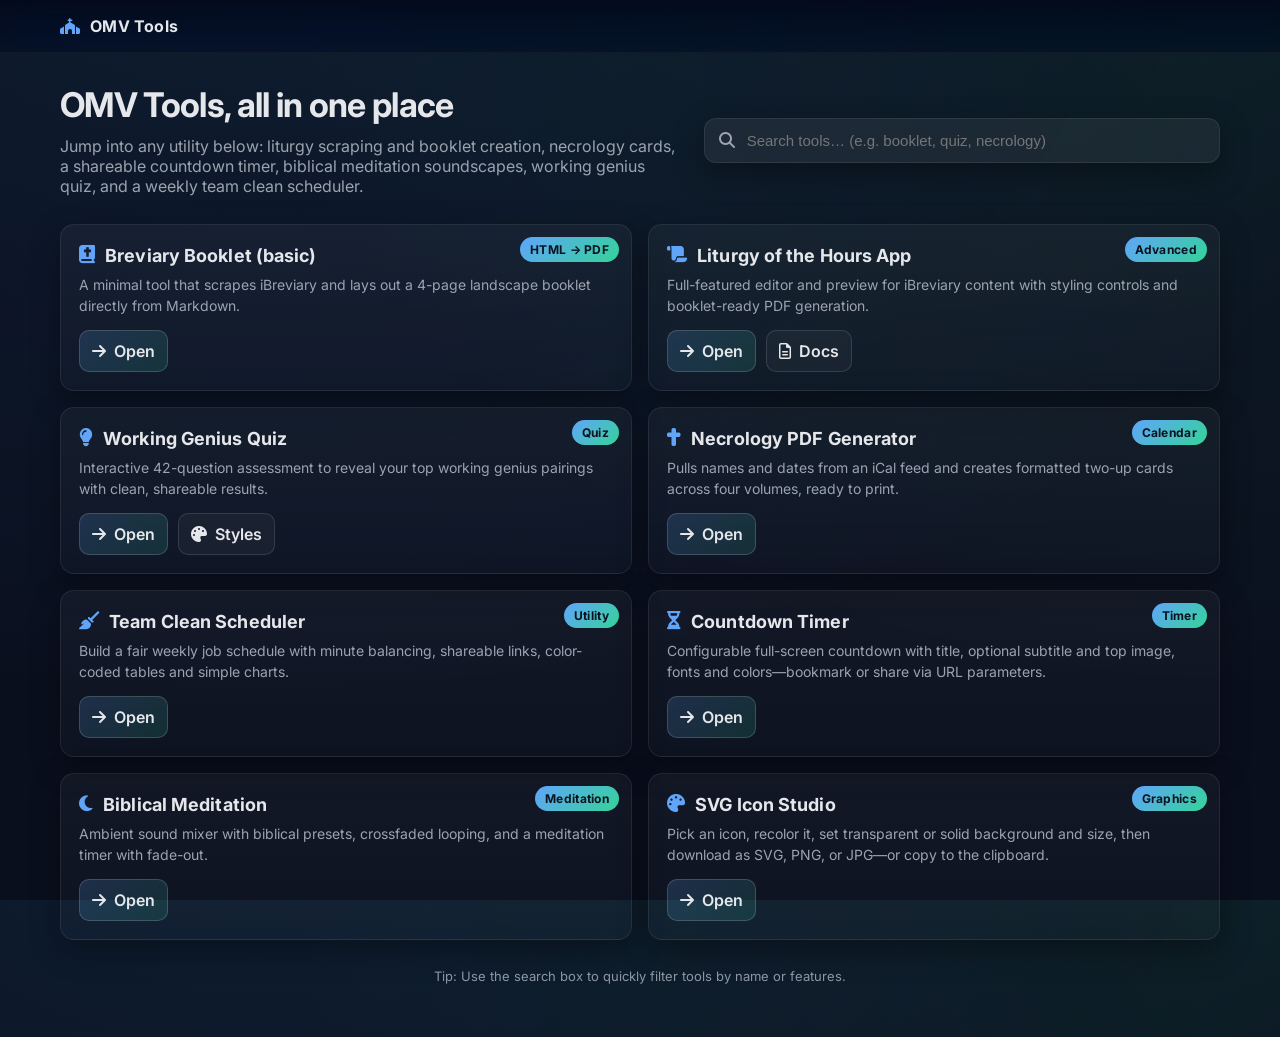
<file: index.html>
<!DOCTYPE html>
<html lang="en">
<head>
  <meta charset="UTF-8">
  <meta name="viewport" content="width=device-width, initial-scale=1.0">
  <title>OMV Tools</title>
  <link rel="preconnect" href="https://fonts.googleapis.com">
  <link rel="preconnect" href="https://fonts.gstatic.com" crossorigin>
  <link href="https://fonts.googleapis.com/css2?family=Inter:wght@400;500;600;700&display=swap" rel="stylesheet">
  <link rel="stylesheet" href="https://cdnjs.cloudflare.com/ajax/libs/font-awesome/6.5.2/css/all.min.css">
  <style>
    :root {
      --bg: #0f172a;
      --bg-soft: #111827;
      --card: #0b1220;
      --text: #e5e7eb;
      --muted: #9ca3af;
      --brand: #60a5fa;
      --brand-2: #34d399;
      --ring: rgba(96,165,250,0.5);
      --shadow: 0 10px 30px rgba(0,0,0,0.35);
      --radius: 14px;
    }

    * { box-sizing: border-box; }

    html, body {
      height: 100%;
    }

    body {
      margin: 0;
      font-family: 'Inter', system-ui, -apple-system, Segoe UI, Roboto, Helvetica, Arial, 'Apple Color Emoji', 'Segoe UI Emoji';
      color: var(--text);
      background: radial-gradient(1200px 800px at 20% -10%, rgba(56,189,248,0.08), transparent),
                 radial-gradient(1000px 700px at 100% 0%, rgba(34,197,94,0.07), transparent),
                 linear-gradient(180deg, #0b1020 0%, #0a0f1e 100%);
    }

    .nav {
      position: sticky;
      top: 0;
      z-index: 10;
      backdrop-filter: saturate(160%) blur(10px);
      background: linear-gradient(180deg, rgba(2,6,23,0.8), rgba(2,6,23,0.4));
      border-bottom: 1px solid rgba(255,255,255,0.06);
    }
    .nav-inner {
      max-width: 1200px;
      margin: 0 auto;
      padding: 16px 20px;
      display: flex;
      align-items: center;
      gap: 14px;
    }
    .brand {
      display: inline-flex;
      align-items: center;
      gap: 10px;
      font-weight: 700;
      letter-spacing: 0.2px;
    }
    .brand i { color: var(--brand); }

    .main {
      max-width: 1200px;
      margin: 32px auto;
      padding: 0 20px 40px;
    }

    .hero {
      display: grid;
      grid-template-columns: 1.2fr 1fr;
      gap: 24px;
      align-items: center;
      margin-bottom: 28px;
    }
    .hero h1 {
      margin: 0 0 10px 0;
      font-size: 34px;
      line-height: 1.2;
      letter-spacing: -0.02em;
    }
    .hero p { color: var(--muted); margin: 0; }

    .search {
      display: flex;
      align-items: center;
      gap: 10px;
      background: rgba(255,255,255,0.06);
      border: 1px solid rgba(255,255,255,0.08);
      border-radius: 12px;
      padding: 12px 14px;
      box-shadow: var(--shadow);
    }
    .search i { color: var(--muted); }
    .search input {
      flex: 1;
      background: transparent;
      border: 0;
      outline: none;
      color: var(--text);
      font-size: 15px;
    }

    .grid {
      display: grid;
      grid-template-columns: repeat(12, 1fr);
      gap: 16px;
    }
    .card {
      grid-column: span 6;
      background: linear-gradient(180deg, rgba(255,255,255,0.04), rgba(255,255,255,0.02));
      border: 1px solid rgba(255,255,255,0.08);
      border-radius: var(--radius);
      padding: 18px;
      position: relative;
      overflow: hidden;
      transition: transform .18s ease, border-color .18s ease, background .18s ease;
      box-shadow: var(--shadow);
    }
    .card:hover {
      transform: translateY(-2px);
      border-color: rgba(96,165,250,0.35);
      background: linear-gradient(180deg, rgba(96,165,250,0.08), rgba(255,255,255,0.02));
    }
    .card .pill {
      position: absolute;
      top: 12px;
      right: 12px;
      font-size: 12px;
      color: #0b1220;
      background: linear-gradient(135deg, var(--brand), var(--brand-2));
      padding: 5px 10px;
      border-radius: 999px;
      font-weight: 700;
      letter-spacing: .3px;
    }
    .card h3 {
      margin: 2px 0 8px 0;
      font-size: 18px;
      letter-spacing: .1px;
      display: flex;
      align-items: center;
      gap: 10px;
    }
    .card h3 i { color: var(--brand); }
    .card p {
      margin: 0 0 14px 0;
      color: var(--muted);
      font-size: 14px;
      line-height: 1.5;
      min-height: 40px;
    }
    .actions { display: flex; gap: 10px; flex-wrap: wrap; }
    .btn {
      display: inline-flex;
      align-items: center;
      gap: 8px;
      padding: 10px 12px;
      border-radius: 10px;
      border: 1px solid rgba(255,255,255,0.12);
      color: var(--text);
      text-decoration: none;
      font-weight: 600;
      background: rgba(255,255,255,0.04);
      transition: background .15s ease, border-color .15s ease, transform .15s ease;
    }
    .btn:hover { background: rgba(96,165,250,0.12); border-color: var(--ring); transform: translateY(-1px); }
    .btn.primary { background: linear-gradient(135deg, rgba(96,165,250,0.18), rgba(52,211,153,0.14)); border-color: rgba(255,255,255,0.16); }

    .footer {
      margin-top: 28px;
      color: var(--muted);
      font-size: 13px;
      text-align: center;
      opacity: .9;
    }

    @media (max-width: 900px) {
      .hero { grid-template-columns: 1fr; gap: 12px; }
      .card { grid-column: span 12; }
    }
  </style>
</head>
<body>
  <header class="nav">
    <div class="nav-inner">
      <div class="brand"><i class="fa-solid fa-church"></i> OMV Tools</div>
    </div>
  </header>

  <main class="main">
    <section class="hero">
      <div>
        <h1>OMV Tools, all in one place</h1>
        <p>Jump into any utility below: liturgy scraping and booklet creation, necrology cards, a shareable countdown timer, biblical meditation soundscapes, working genius quiz, and a weekly team clean scheduler.</p>
      </div>
      <div class="search">
        <i class="fa-solid fa-magnifying-glass"></i>
        <input id="toolSearch" type="search" placeholder="Search tools… (e.g. booklet, quiz, necrology)" aria-label="Search tools">
      </div>
    </section>

    <section class="grid" id="toolGrid">
      <article class="card" data-keywords="breviary scraper markdown booklet vesper vespers">
        <span class="pill">HTML → PDF</span>
        <h3><i class="fa-solid fa-book-bible"></i> Breviary Booklet (basic)</h3>
        <p>A minimal tool that scrapes iBreviary and lays out a 4-page landscape booklet directly from Markdown.</p>
        <div class="actions">
          <a class="btn primary" href="brevary.html"><i class="fa-solid fa-arrow-right"></i> Open</a>
        </div>
      </article>

      <article class="card" data-keywords="liturgy hours editor booklet code mirror styling options html2canvas jspdf">
        <span class="pill">Advanced</span>
        <h3><i class="fa-solid fa-scroll"></i> Liturgy of the Hours App</h3>
        <p>Full-featured editor and preview for iBreviary content with styling controls and booklet-ready PDF generation.</p>
        <div class="actions">
          <a class="btn primary" href="liturgy-app.html"><i class="fa-solid fa-arrow-right"></i> Open</a>
          <a class="btn" href="README.md" target="_blank" rel="noopener"><i class="fa-regular fa-file-lines"></i> Docs</a>
        </div>
      </article>

      <article class="card" data-keywords="genius working assessment quiz personality results">
        <span class="pill">Quiz</span>
        <h3><i class="fa-solid fa-lightbulb"></i> Working Genius Quiz</h3>
        <p>Interactive 42-question assessment to reveal your top working genius pairings with clean, shareable results.</p>
        <div class="actions">
          <a class="btn primary" href="genius.html"><i class="fa-solid fa-arrow-right"></i> Open</a>
          <a class="btn" href="genius-styles.css" target="_blank" rel="noopener"><i class="fa-solid fa-palette"></i> Styles</a>
        </div>
      </article>

      <article class="card" data-keywords="necrology calendar ics pdf cards volumes names dates obituary memorial">
        <span class="pill">Calendar</span>
        <h3><i class="fa-solid fa-cross"></i> Necrology PDF Generator</h3>
        <p>Pulls names and dates from an iCal feed and creates formatted two-up cards across four volumes, ready to print.</p>
        <div class="actions">
          <a class="btn primary" href="necrology.html"><i class="fa-solid fa-arrow-right"></i> Open</a>
        </div>
      </article>

      <article class="card" data-keywords="scheduler team clean roster rotation duties workload minutes fairness share">
        <span class="pill">Utility</span>
        <h3><i class="fa-solid fa-broom"></i> Team Clean Scheduler</h3>
        <p>Build a fair weekly job schedule with minute balancing, shareable links, color-coded tables and simple charts.</p>
        <div class="actions">
          <a class="btn primary" href="teamclean.html"><i class="fa-solid fa-arrow-right"></i> Open</a>
        </div>
      </article>

      <article class="card" data-keywords="countdown timer clock event datetime share url query subtitle image font colors fullscreen">
        <span class="pill">Timer</span>
        <h3><i class="fa-solid fa-hourglass-half"></i> Countdown Timer</h3>
        <p>Configurable full-screen countdown with title, optional subtitle and top image, fonts and colors—bookmark or share via URL parameters.</p>
        <div class="actions">
          <a class="btn primary" href="countdown-timer.html"><i class="fa-solid fa-arrow-right"></i> Open</a>
        </div>
      </article>

      <article class="card" data-keywords="biblical meditation ambient sounds mixer sleep bettersleep presets timer crossfade audio clips">
        <span class="pill">Meditation</span>
        <h3><i class="fa-solid fa-moon"></i> Biblical Meditation</h3>
        <p>Ambient sound mixer with biblical presets, crossfaded looping, and a meditation timer with fade-out.</p>
        <div class="actions">
          <a class="btn primary" href="biblical-meditation.html"><i class="fa-solid fa-arrow-right"></i> Open</a>
        </div>
      </article>

      <article class="card" data-keywords="svg icon color recolor export png jpg clipboard transparent background placeholder">
        <span class="pill">Graphics</span>
        <h3><i class="fa-solid fa-palette"></i> SVG Icon Studio</h3>
        <p>Pick an icon, recolor it, set transparent or solid background and size, then download as SVG, PNG, or JPG—or copy to the clipboard.</p>
        <div class="actions">
          <a class="btn primary" href="svg-icon-studio.html"><i class="fa-solid fa-arrow-right"></i> Open</a>
        </div>
      </article>
    </section>

    <p class="footer">Tip: Use the search box to quickly filter tools by name or features.</p>
  </main>

  <script>
    (function() {
      const input = document.getElementById('toolSearch');
      const grid = document.getElementById('toolGrid');
      const cards = Array.from(grid.querySelectorAll('.card'));

      function normalize(s) { return (s || '').toLowerCase().trim(); }

      input.addEventListener('input', function() {
        const q = normalize(input.value);
        if (!q) {
          cards.forEach(c => c.style.display = 'block');
          return;
        }
        cards.forEach(card => {
          const text = normalize(card.innerText + ' ' + (card.getAttribute('data-keywords') || ''));
          card.style.display = text.includes(q) ? 'block' : 'none';
        });
      });
    })();
  </script>
</body>
</html>
</file>
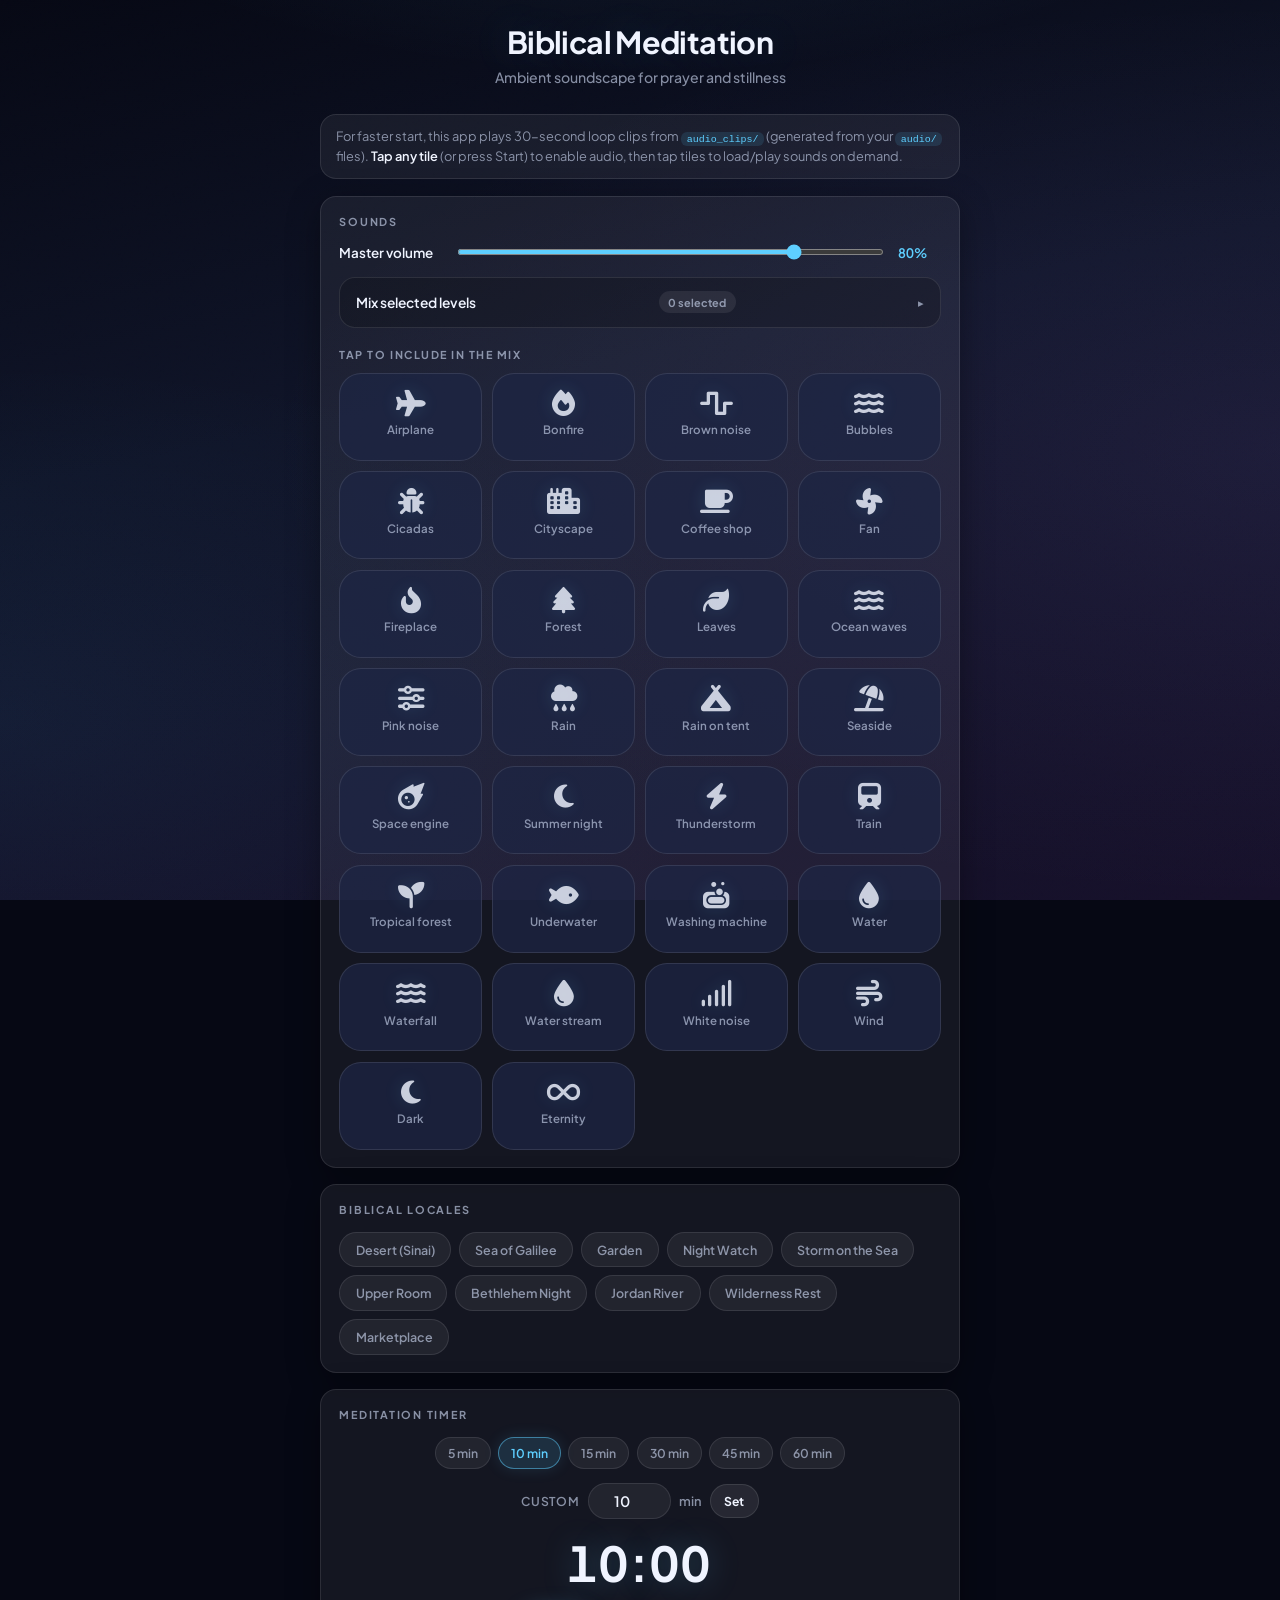
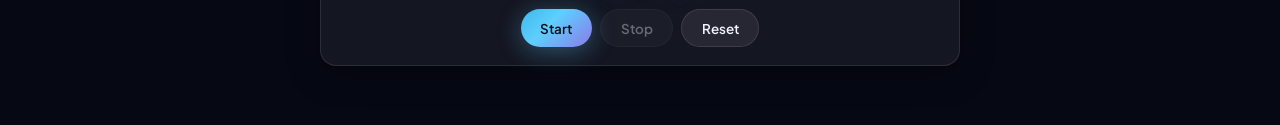
<file: biblical-meditation.html>
<!DOCTYPE html>
<html lang="en">
<head>
  <meta charset="UTF-8" />
  <meta name="viewport" content="width=device-width, initial-scale=1.0" />
  <meta name="theme-color" content="#0a0d18" />
  <title>Biblical Meditation — Ambient Sounds</title>
  <link rel="manifest" href="biblical-manifest.webmanifest" />
  <link rel="icon" href="icons/biblical-icon.svg" type="image/svg+xml" />
  <link rel="preconnect" href="https://fonts.googleapis.com" />
  <link rel="preconnect" href="https://fonts.gstatic.com" crossorigin />
  <link href="https://fonts.googleapis.com/css2?family=Plus+Jakarta+Sans:wght@400;500;600;700&display=swap" rel="stylesheet" />
  <link rel="stylesheet" href="https://cdnjs.cloudflare.com/ajax/libs/font-awesome/6.5.2/css/all.min.css" />
  <!--
    Audio files:
      This app loads every audio file referenced in the TRACKS list (see script).
      Your files live in: audio/
      Example filenames you currently have:
        audio/wind.mp3
        audio/oceanwaves.aac
        audio/rain.aac
        audio/waterstream.aac
        audio/forest.aac
        ...and more.
      For best results, use seamless loops; clicks/gaps typically come from non-seamless source files.
  -->
  <style>
    /*
     * Look & feel inspired by sleep-mixer apps (e.g. BetterSleep):
     * deep night-sky gradient, glass panels, glowing sound orbs, cool teal accents.
     */
    :root {
      --bg-deep: #060814;
      --bg-mid: #0f1428;
      --bg-purple: #16102a;
      --glass: rgba(255, 255, 255, 0.06);
      --glass-border: rgba(255, 255, 255, 0.1);
      --text: #f0f4ff;
      --text-muted: rgba(200, 210, 235, 0.65);
      --accent: #5ecfff;
      --accent-2: #a78bfa;
      --accent-glow: rgba(94, 207, 255, 0.45);
      --accent-soft: rgba(94, 207, 255, 0.14);
      --tile-idle: rgba(30, 38, 68, 0.75);
      --radius: 16px;
      --radius-pill: 999px;
      --font: "Plus Jakarta Sans", system-ui, -apple-system, Segoe UI, sans-serif;
    }

    * {
      box-sizing: border-box;
    }

    html {
      font-size: 100%;
      color-scheme: dark;
    }

    body {
      margin: 0;
      min-height: 100dvh;
      font-family: var(--font);
      color: var(--text);
      background-color: var(--bg-deep);
      background-image:
        radial-gradient(ellipse 100% 70% at 50% -30%, rgba(94, 207, 255, 0.12), transparent 55%),
        radial-gradient(ellipse 80% 50% at 100% 50%, rgba(167, 139, 250, 0.08), transparent),
        radial-gradient(ellipse 60% 40% at 0% 80%, rgba(56, 189, 248, 0.06), transparent),
        linear-gradient(168deg, var(--bg-deep) 0%, var(--bg-mid) 42%, var(--bg-purple) 100%);
      background-attachment: fixed;
    }

    /* Soft stars / noise (night sky) */
    body::before {
      content: "";
      position: fixed;
      inset: 0;
      pointer-events: none;
      opacity: 0.35;
      background-image: url("data:image/svg+xml,%3Csvg xmlns='http://www.w3.org/2000/svg' viewBox='0 0 400 400'%3E%3Cfilter id='s'%3E%3CfeTurbulence baseFrequency='0.65' numOctaves='3' stitchTiles='stitch' type='fractalNoise'/%3E%3C/filter%3E%3Crect width='100%25' height='100%25' filter='url(%23s)' opacity='0.12'/%3E%3C/svg%3E");
      z-index: 0;
      mix-blend-mode: overlay;
    }

    .app {
      position: relative;
      z-index: 1;
      max-width: 42rem;
      margin: 0 auto;
      padding: 1.35rem 1rem 2.75rem;
    }

    header {
      text-align: center;
      margin-bottom: 1.65rem;
    }

    header h1 {
      font-family: var(--font);
      font-size: clamp(1.45rem, 4.2vw, 1.9rem);
      font-weight: 700;
      letter-spacing: -0.02em;
      margin: 0 0 0.4rem;
      color: var(--text);
      text-shadow: 0 0 40px rgba(94, 207, 255, 0.2);
    }

    header p {
      margin: 0;
      font-size: 0.88rem;
      color: var(--text-muted);
      line-height: 1.5;
      font-weight: 500;
    }

    .banner {
      font-size: 0.8rem;
      color: var(--text-muted);
      background: var(--glass);
      border: 1px solid var(--glass-border);
      border-radius: var(--radius);
      padding: 0.75rem 0.95rem;
      margin-bottom: 1.1rem;
      line-height: 1.45;
    }

    .banner code {
      font-size: 0.78em;
      padding: 0.12rem 0.35rem;
      border-radius: 6px;
      background: rgba(94, 207, 255, 0.12);
      color: var(--accent);
    }

    .banner strong {
      color: var(--text);
      font-weight: 600;
    }

    .banner.error {
      color: #fecaca;
      border-color: rgba(248, 113, 113, 0.35);
      background: rgba(127, 29, 29, 0.35);
    }

    section {
      background: var(--glass);
      border: 1px solid var(--glass-border);
      border-radius: var(--radius);
      padding: 1.1rem 1.15rem;
      margin-bottom: 1rem;
      box-shadow: 0 8px 32px rgba(0, 0, 0, 0.35);
    }

    section h2 {
      font-family: var(--font);
      font-size: 0.68rem;
      font-weight: 700;
      margin: 0 0 1rem;
      color: var(--text-muted);
      letter-spacing: 0.16em;
      text-transform: uppercase;
    }

    /* Master volume */
    .master-row {
      display: flex;
      align-items: center;
      gap: 0.75rem;
      flex-wrap: wrap;
    }

    .master-row label {
      font-size: 0.84rem;
      font-weight: 600;
      min-width: 6.5rem;
      color: var(--text);
    }

    .master-row input[type="range"] {
      flex: 1;
      min-width: 8rem;
      height: 6px;
      accent-color: var(--accent);
    }

    .master-row .value {
      font-variant-numeric: tabular-nums;
      font-size: 0.82rem;
      font-weight: 600;
      color: var(--accent);
      width: 2.65rem;
    }

    /* Expandable mixer */
    .mixer-drawer {
      margin-top: 1rem;
      border: 1px solid var(--glass-border);
      border-radius: var(--radius);
      background: rgba(0, 0, 0, 0.2);
      overflow: hidden;
    }

    .mixer-drawer summary {
      list-style: none;
      cursor: pointer;
      padding: 0.85rem 1rem;
      font-size: 0.86rem;
      font-weight: 600;
      color: var(--text);
      display: flex;
      align-items: center;
      justify-content: space-between;
      gap: 0.5rem;
      user-select: none;
    }

    .mixer-drawer summary::-webkit-details-marker {
      display: none;
    }

    .mixer-drawer summary::after {
      content: "▸";
      font-size: 0.7rem;
      color: var(--text-muted);
      transition: transform 0.22s ease;
    }

    .mixer-drawer[open] summary::after {
      transform: rotate(90deg);
      color: var(--accent);
    }

    .mixer-badge {
      font-size: 0.68rem;
      font-weight: 700;
      padding: 0.28rem 0.6rem;
      border-radius: var(--radius-pill);
      background: rgba(255, 255, 255, 0.08);
      color: var(--text-muted);
    }

    .mixer-badge.has-selection {
      background: var(--accent-soft);
      color: var(--accent);
      box-shadow: 0 0 20px rgba(94, 207, 255, 0.15);
    }

    .mixer-panel-inner {
      padding: 0 1rem 1rem;
      border-top: 1px solid var(--glass-border);
    }

    .mixer-empty {
      margin: 0.75rem 0 0;
      font-size: 0.8rem;
      color: var(--text-muted);
      line-height: 1.45;
    }

    .mixer-empty.hidden {
      display: none;
    }

    .mixer-rows {
      display: flex;
      flex-direction: column;
      gap: 0.85rem;
      margin-top: 0.75rem;
    }

    .mixer-rows.hidden {
      display: none;
    }

    .mix-row {
      display: flex;
      flex-direction: column;
      gap: 0.4rem;
    }

    .mix-row label {
      font-size: 0.8rem;
      font-weight: 600;
      color: var(--text);
    }

    .mix-row .mix-slider-row {
      display: flex;
      align-items: center;
      gap: 0.55rem;
    }

    .mix-row input[type="range"] {
      flex: 1;
      accent-color: var(--accent);
    }

    .mix-row .vol-pct {
      font-size: 0.76rem;
      color: var(--accent);
      font-weight: 600;
      font-variant-numeric: tabular-nums;
      width: 2.4rem;
      text-align: right;
    }

    /* Sound tiles — glowing “orb” like sleep-app library */
    .tiles-heading {
      font-family: var(--font);
      font-size: 0.68rem;
      font-weight: 700;
      margin: 1.25rem 0 0.75rem;
      color: var(--text-muted);
      letter-spacing: 0.14em;
      text-transform: uppercase;
    }

    .tile-grid {
      display: grid;
      grid-template-columns: repeat(auto-fill, minmax(118px, 1fr));
      gap: 0.65rem;
    }

    .sound-tile {
      display: flex;
      flex-direction: column;
      align-items: center;
      justify-content: flex-start;
      gap: 0.45rem;
      font-family: var(--font);
      font-size: 0.72rem;
      font-weight: 600;
      line-height: 1.2;
      min-height: 5.5rem;
      padding: 0.85rem 0.45rem 0.65rem;
      margin: 0;
      border: 1px solid var(--glass-border);
      border-radius: 22px;
      background: var(--tile-idle);
      color: var(--text-muted);
      cursor: pointer;
      text-align: center;
      position: relative;
      overflow: hidden;
      transition:
        border-color 0.22s ease,
        background 0.22s ease,
        color 0.22s ease,
        transform 0.15s ease,
        box-shadow 0.22s ease;
    }

    .sound-tile i {
      font-size: 1.65rem;
      line-height: 1;
      color: rgba(240, 244, 255, 0.82);
      text-shadow: 0 0 18px rgba(94, 207, 255, 0.16);
      z-index: 1;
      margin-top: 0.15rem;
    }

    .sound-tile .tile-label {
      z-index: 1;
      max-width: 100%;
    }

    .sound-tile::before {
      content: none;
    }

    .sound-tile:hover:not(:disabled) {
      border-color: rgba(94, 207, 255, 0.35);
      color: var(--text);
      background: rgba(40, 48, 88, 0.85);
    }

    .sound-tile:hover:not(:disabled)::before { content: none; }

    .sound-tile:active:not(:disabled) {
      transform: scale(0.97);
    }

    .sound-tile.selected {
      background: linear-gradient(165deg, rgba(94, 207, 255, 0.22) 0%, rgba(167, 139, 250, 0.15) 100%);
      border-color: rgba(94, 207, 255, 0.55);
      color: var(--text);
      box-shadow:
        0 0 0 1px rgba(94, 207, 255, 0.2),
        0 8px 28px rgba(94, 207, 255, 0.2),
        0 0 40px rgba(167, 139, 250, 0.12);
    }

    .sound-tile.selected::before { content: none; }

    .sound-tile.selected i {
      color: #ffffff;
      text-shadow: 0 0 22px rgba(94, 207, 255, 0.35);
    }

    .sound-tile:disabled {
      opacity: 0.4;
      cursor: not-allowed;
    }

    .sound-tile.is-loading {
      opacity: 0.65;
    }

    .sound-tile.is-loading .tile-label::after {
      content: "  • loading";
      font-weight: 600;
      color: var(--accent);
    }

    .sound-tile.has-error {
      border-color: rgba(248, 113, 113, 0.5);
      box-shadow: 0 0 18px rgba(248, 113, 113, 0.18);
    }

    .sound-tile.has-error::before { content: none; }

    .sound-tile:focus-visible {
      outline: 2px solid var(--accent);
      outline-offset: 3px;
    }

    /* Presets */
    .presets {
      display: flex;
      flex-wrap: wrap;
      gap: 0.5rem;
    }

    .presets button {
      font-family: var(--font);
      font-size: 0.78rem;
      font-weight: 600;
      padding: 0.55rem 0.95rem;
      border-radius: var(--radius-pill);
      border: 1px solid var(--glass-border);
      background: rgba(255, 255, 255, 0.06);
      color: var(--text-muted);
      cursor: pointer;
      transition: background 0.18s, border-color 0.18s, color 0.18s, box-shadow 0.18s, transform 0.1s;
    }

    .presets button:hover {
      background: var(--accent-soft);
      border-color: rgba(94, 207, 255, 0.4);
      color: var(--text);
    }

    .presets button:active {
      transform: scale(0.98);
    }

    /* Timer */
    .timer-display {
      font-family: var(--font);
      font-size: clamp(2.2rem, 9vw, 3rem);
      font-weight: 700;
      font-variant-numeric: tabular-nums;
      text-align: center;
      margin: 0.35rem 0 1rem;
      color: var(--text);
      letter-spacing: 0.04em;
      text-shadow: 0 0 32px rgba(94, 207, 255, 0.25);
    }

    .timer-presets {
      display: flex;
      flex-wrap: wrap;
      gap: 0.45rem;
      justify-content: center;
      margin-bottom: 0.85rem;
    }

    .timer-custom {
      display: flex;
      align-items: center;
      justify-content: center;
      gap: 0.5rem;
      flex-wrap: wrap;
      margin: 0.15rem 0 0.85rem;
    }

    .timer-custom label {
      font-family: var(--font);
      font-size: 0.76rem;
      font-weight: 600;
      color: var(--text-muted);
      letter-spacing: 0.06em;
      text-transform: uppercase;
    }

    .timer-custom input[type="number"] {
      width: 5.2rem;
      padding: 0.5rem 0.65rem;
      border-radius: var(--radius-pill);
      border: 1px solid var(--glass-border);
      background: rgba(255, 255, 255, 0.06);
      color: var(--text);
      font-family: var(--font);
      font-size: 0.9rem;
      font-weight: 600;
      text-align: center;
      outline: none;
    }

    .timer-custom input[type="number"]:focus {
      border-color: rgba(94, 207, 255, 0.55);
      box-shadow: 0 0 0 3px rgba(94, 207, 255, 0.15);
    }

    .timer-custom-suffix {
      font-family: var(--font);
      font-size: 0.8rem;
      font-weight: 600;
      color: var(--text-muted);
    }

    .timer-custom button {
      font-family: var(--font);
      font-size: 0.76rem;
      font-weight: 700;
      padding: 0.5rem 0.85rem;
      border-radius: var(--radius-pill);
      border: 1px solid var(--glass-border);
      background: rgba(255, 255, 255, 0.08);
      color: var(--text);
      cursor: pointer;
    }

    .timer-custom button:hover {
      background: rgba(255, 255, 255, 0.12);
    }

    .timer-presets button {
      font-family: var(--font);
      font-size: 0.76rem;
      font-weight: 600;
      padding: 0.45rem 0.75rem;
      border-radius: var(--radius-pill);
      border: 1px solid var(--glass-border);
      background: rgba(255, 255, 255, 0.06);
      color: var(--text-muted);
      cursor: pointer;
      transition: background 0.15s, border-color 0.15s, color 0.15s;
    }

    .timer-presets button.active {
      background: var(--accent-soft);
      border-color: rgba(94, 207, 255, 0.5);
      color: var(--accent);
      box-shadow: 0 0 16px rgba(94, 207, 255, 0.12);
    }

    .timer-actions {
      display: flex;
      flex-wrap: wrap;
      gap: 0.55rem;
      justify-content: center;
    }

    .timer-actions button {
      font-family: var(--font);
      font-size: 0.84rem;
      font-weight: 600;
      padding: 0.6rem 1.2rem;
      border-radius: var(--radius-pill);
      border: 1px solid var(--glass-border);
      background: rgba(255, 255, 255, 0.08);
      color: var(--text);
      cursor: pointer;
      transition: background 0.15s, transform 0.1s;
    }

    .timer-actions button:hover:not(:disabled) {
      background: rgba(255, 255, 255, 0.12);
    }

    .timer-actions button.primary {
      background: linear-gradient(135deg, #3eb8e8 0%, #5ecfff 40%, #8b7ae8 100%);
      color: #061018;
      border: none;
      box-shadow: 0 4px 24px rgba(94, 207, 255, 0.35);
    }

    .timer-actions button.primary:hover:not(:disabled) {
      filter: brightness(1.06);
    }

    .timer-actions button:disabled {
      opacity: 0.38;
      cursor: not-allowed;
    }

    /* Toast */
    .toast {
      position: fixed;
      left: 50%;
      bottom: 1.5rem;
      transform: translateX(-50%) translateY(120%);
      max-width: 90vw;
      padding: 0.95rem 1.35rem;
      background: linear-gradient(165deg, rgba(30, 38, 68, 0.95), rgba(22, 16, 42, 0.98));
      color: var(--text);
      border: 1px solid var(--glass-border);
      border-radius: var(--radius);
      font-family: var(--font);
      font-size: 0.9rem;
      font-weight: 500;
      text-align: center;
      box-shadow: 0 12px 40px rgba(0, 0, 0, 0.45), 0 0 32px rgba(94, 207, 255, 0.12);
      transition: transform 0.45s ease, opacity 0.45s ease;
      opacity: 0;
      z-index: 100;
      pointer-events: none;
    }

    .toast.show {
      transform: translateX(-50%) translateY(0);
      opacity: 1;
    }

    .load-btn {
      width: 100%;
      margin-top: 0.65rem;
      padding: 0.75rem 1rem;
      font-family: var(--font);
      font-size: 0.92rem;
      font-weight: 700;
      border-radius: var(--radius-pill);
      border: none;
      background: linear-gradient(135deg, #3eb8e8 0%, #5ecfff 45%, #9b87f5 100%);
      color: #050810;
      cursor: pointer;
      box-shadow: 0 6px 28px rgba(94, 207, 255, 0.35);
      transition: filter 0.15s, transform 0.1s;
    }

    .load-btn:hover:not(:disabled) {
      filter: brightness(1.05);
    }

    .load-btn:active:not(:disabled) {
      transform: scale(0.99);
    }

    .load-btn:disabled {
      opacity: 0.55;
      cursor: wait;
    }

    .hidden {
      display: none !important;
    }
  </style>
</head>
<body>
  <div class="app">
    <header>
      <h1>Biblical Meditation</h1>
      <p>Ambient soundscape for prayer and stillness</p>
    </header>

    <div id="banner" class="banner">
      For faster start, this app plays 30-second loop clips from <code>audio_clips/</code> (generated from your <code>audio/</code> files).
      <strong>Tap any tile</strong> (or press Start) to enable audio, then tap tiles to load/play sounds on demand.
    </div>

    <section aria-labelledby="sounds-heading">
      <h2 id="sounds-heading">Sounds</h2>
      <div class="master-row">
        <label for="masterVol">Master volume</label>
        <input type="range" id="masterVol" min="0" max="100" value="80" aria-valuetext="80%" />
        <span class="value" id="masterVolVal">80%</span>
      </div>
      <button type="button" class="load-btn hidden" id="btnLoad" aria-hidden="true" tabindex="-1">Load sounds</button>

      <details class="mixer-drawer" id="mixerDrawer">
        <summary>
          <span>Mix selected levels</span>
          <span class="mixer-badge" id="mixerBadge" aria-live="polite">0 selected</span>
        </summary>
        <div class="mixer-panel-inner">
          <p class="mixer-empty" id="mixerEmpty">Select one or more sounds below. Only chosen sounds appear here for volume control.</p>
          <div id="mixerRows" class="mixer-rows hidden" role="group" aria-label="Per-sound volume"></div>
        </div>
      </details>

      <h3 class="tiles-heading">Tap to include in the mix</h3>
      <div id="tileGrid" class="tile-grid" role="group" aria-label="Sound sources"></div>
    </section>

    <section aria-labelledby="preset-heading">
      <h2 id="preset-heading">Biblical locales</h2>
      <div class="presets" role="group" aria-label="Sound presets">
        <button type="button" data-preset="sinai">Desert (Sinai)</button>
        <button type="button" data-preset="galilee">Sea of Galilee</button>
        <button type="button" data-preset="garden">Garden</button>
        <button type="button" data-preset="night">Night Watch</button>
        <button type="button" data-preset="stormSea">Storm on the Sea</button>
        <button type="button" data-preset="upperRoom">Upper Room</button>
        <button type="button" data-preset="bethlehem">Bethlehem Night</button>
        <button type="button" data-preset="jordan">Jordan River</button>
        <button type="button" data-preset="wildernessRest">Wilderness Rest</button>
        <button type="button" data-preset="marketplace">Marketplace</button>
      </div>
    </section>

    <section aria-labelledby="timer-heading">
      <h2 id="timer-heading">Meditation timer</h2>
      <div class="timer-presets" role="group" aria-label="Duration">
        <button type="button" data-min="5">5 min</button>
        <button type="button" data-min="10">10 min</button>
        <button type="button" data-min="15">15 min</button>
        <button type="button" data-min="30">30 min</button>
        <button type="button" data-min="45">45 min</button>
        <button type="button" data-min="60">60 min</button>
      </div>
      <div class="timer-custom" role="group" aria-label="Custom duration">
        <label for="customMinutes">Custom</label>
        <input id="customMinutes" type="number" min="1" max="60" step="1" value="10" inputmode="numeric" />
        <span class="timer-custom-suffix">min</span>
        <button type="button" id="btnSetCustom">Set</button>
      </div>
      <div class="timer-display" id="timerDisplay" aria-live="polite">—</div>
      <div class="timer-actions">
        <button type="button" class="primary" id="btnTimerStart">Start</button>
        <button type="button" id="btnTimerStop" disabled>Stop</button>
        <button type="button" id="btnTimerReset">Reset</button>
      </div>
    </section>
  </div>

  <div id="toast" class="toast" role="status">Meditation complete. Peace be with you.</div>

  <script>
    (function () {
      'use strict';

      /** @typedef {{ id: string, label: string, file: string }} TrackDef */

      /** @type {TrackDef[]} */
      var TRACKS = [
        { id: 'airplane', label: 'Airplane', file: 'audio_clips/airplane.m4a' },
        { id: 'bonfire', label: 'Bonfire', file: 'audio_clips/bonfire.m4a' },
        { id: 'brownnoise', label: 'Brown noise', file: 'audio_clips/brownnoise.m4a' },
        { id: 'bubbles', label: 'Bubbles', file: 'audio_clips/bubbles.m4a' },
        { id: 'cicadas', label: 'Cicadas', file: 'audio_clips/cicadas.m4a' },
        { id: 'cityscape', label: 'Cityscape', file: 'audio_clips/cityscape.m4a' },
        { id: 'coffeeshop', label: 'Coffee shop', file: 'audio_clips/coffeeshop.m4a' },
        { id: 'fan', label: 'Fan', file: 'audio_clips/fan.m4a' },
        { id: 'fireplace', label: 'Fireplace', file: 'audio_clips/fireplace.m4a' },
        { id: 'forest', label: 'Forest', file: 'audio_clips/forest.m4a' },
        { id: 'leaves', label: 'Leaves', file: 'audio_clips/leaves.m4a' },
        { id: 'oceanwaves', label: 'Ocean waves', file: 'audio_clips/oceanwaves.m4a' },
        { id: 'pinknoise', label: 'Pink noise', file: 'audio_clips/pinknoise.m4a' },
        { id: 'rain', label: 'Rain', file: 'audio_clips/rain.m4a' },
        { id: 'rainontent', label: 'Rain on tent', file: 'audio_clips/rainontent.m4a' },
        { id: 'seaside', label: 'Seaside', file: 'audio_clips/seaside.m4a' },
        { id: 'spaceengine', label: 'Space engine', file: 'audio_clips/spaceengine.m4a' },
        { id: 'summernight', label: 'Summer night', file: 'audio_clips/summernight.m4a' },
        { id: 'thunderstorm', label: 'Thunderstorm', file: 'audio_clips/thunderstorm.m4a' },
        { id: 'train', label: 'Train', file: 'audio_clips/train.m4a' },
        { id: 'tropicalforest', label: 'Tropical forest', file: 'audio_clips/tropicalforest.m4a' },
        { id: 'underwater', label: 'Underwater', file: 'audio_clips/underwater.m4a' },
        { id: 'washingmachine', label: 'Washing machine', file: 'audio_clips/washingmachine.m4a' },
        { id: 'water', label: 'Water', file: 'audio_clips/water.m4a' },
        { id: 'waterfall', label: 'Waterfall', file: 'audio_clips/waterfall.m4a' },
        { id: 'waterstream', label: 'Water stream', file: 'audio_clips/waterstream.m4a' },
        { id: 'whitenoise', label: 'White noise', file: 'audio_clips/whitenoise.m4a' },
        { id: 'wind', label: 'Wind', file: 'audio_clips/wind.m4a' },
        { id: 'dark', label: 'Dark', file: 'audio_clips/dark.m4a' },
        { id: 'eternity', label: 'Eternity', file: 'audio_clips/eternity.m4a' }
      ];

      /** @type {Object<string, string>} */
      var TILE_ICONS = {
        airplane: 'fa-solid fa-plane',
        bonfire: 'fa-solid fa-fire',
        brownnoise: 'fa-solid fa-wave-square',
        bubbles: 'fa-solid fa-water',
        cicadas: 'fa-solid fa-bug',
        cityscape: 'fa-solid fa-city',
        coffeeshop: 'fa-solid fa-mug-saucer',
        fan: 'fa-solid fa-fan',
        fireplace: 'fa-solid fa-fire-flame-curved',
        forest: 'fa-solid fa-tree',
        leaves: 'fa-solid fa-leaf',
        oceanwaves: 'fa-solid fa-water',
        pinknoise: 'fa-solid fa-sliders',
        rain: 'fa-solid fa-cloud-rain',
        rainontent: 'fa-solid fa-campground',
        seaside: 'fa-solid fa-umbrella-beach',
        spaceengine: 'fa-solid fa-meteor',
        summernight: 'fa-solid fa-moon',
        thunderstorm: 'fa-solid fa-bolt',
        train: 'fa-solid fa-train',
        tropicalforest: 'fa-solid fa-seedling',
        underwater: 'fa-solid fa-fish',
        washingmachine: 'fa-solid fa-soap',
        water: 'fa-solid fa-droplet',
        waterfall: 'fa-solid fa-water',
        waterstream: 'fa-solid fa-droplet',
        whitenoise: 'fa-solid fa-signal',
        wind: 'fa-solid fa-wind',
        dark: 'fa-solid fa-moon',
        eternity: 'fa-solid fa-infinity'
      };

      var FADE_SEC = 0.18;
      var TIMER_FADE_OUT_SEC = 3.5;
      // Persistence disabled: page refresh should NOT remember prior sound selection.
      var STORAGE_KEY = null;

      /** @type {AudioContext | null} */
      var ctx = null;
      /** @type {GainNode | null} */
      var masterGain = null;
      /** @type {Object<string, AudioBuffer>} */
      var buffers = {};
      /** @type {Object<string, Promise<AudioBuffer> | null>} */
      var bufferPromises = {};
      /** @type {Object<string, GainNode>} */
      var trackGains = {};
      /**
       * Crossfade looping state per track.
       * @type {Object<string, { active: AudioBufferSourceNode[], timers: number[], overlap: number }>}
       */
      var loopStates = {};
      /** @type {Object<string, boolean>} */
      var enabled = {};
      /** @type {Object<string, number>} */
      var volumes = {};

      // iOS background audio is more reliable with native <audio> than Web Audio scheduling.
      var isIOS = (function () {
        var ua = navigator.userAgent || '';
        var iOSDevice = /iPad|iPhone|iPod/.test(ua);
        var iPadOS = navigator.platform === 'MacIntel' && navigator.maxTouchPoints > 1;
        return iOSDevice || iPadOS;
      })();

      /** @type {Object<string, HTMLAudioElement>} */
      var iosAudios = {};
      /** @type {Object<string, number>} */
      var iosFadeRafs = {};

      var audioReady = false;
      var saveTimer = null;

      var timerDurationSec = 0;
      var timerRemainingSec = 0;
      var timerInterval = null;
      var timerEndTime = 0;

      var elBanner = document.getElementById('banner');
      var elTileGrid = document.getElementById('tileGrid');
      var elMixerRows = document.getElementById('mixerRows');
      var elMixerEmpty = document.getElementById('mixerEmpty');
      var elMixerBadge = document.getElementById('mixerBadge');
      /** @type {Object<string, HTMLButtonElement>} */
      var tileEls = {};
      var elMasterVol = document.getElementById('masterVol');
      var elMasterVolVal = document.getElementById('masterVolVal');
      var elBtnLoad = document.getElementById('btnLoad');
      var elTimerDisplay = document.getElementById('timerDisplay');
      var elBtnTimerStart = document.getElementById('btnTimerStart');
      var elBtnTimerStop = document.getElementById('btnTimerStop');
      var elBtnTimerReset = document.getElementById('btnTimerReset');
      var elCustomMinutes = document.getElementById('customMinutes');
      var elBtnSetCustom = document.getElementById('btnSetCustom');
      var elToast = document.getElementById('toast');

      function getCtx() {
        if (isIOS) {
          throw new Error('Web Audio disabled in iOS mode');
        }
        if (!ctx) {
          var AC = window.AudioContext || window.webkitAudioContext;
          if (!AC) {
            throw new Error('Web Audio API not supported');
          }
          ctx = new AC();
          masterGain = ctx.createGain();
          masterGain.connect(ctx.destination);
          var m = parseInt(elMasterVol.value, 10) / 100;
          masterGain.gain.value = m;
        }
        return ctx;
      }

      function now() {
        return getCtx().currentTime;
      }

      function getMasterLinear() {
        return Math.min(1, Math.max(0, parseInt(elMasterVol.value, 10) / 100));
      }

      function linearRamp(gainNode, value, endTime) {
        gainNode.gain.cancelScheduledValues(now());
        gainNode.gain.setValueAtTime(gainNode.gain.value, now());
        gainNode.gain.linearRampToValueAtTime(value, endTime);
      }

      function iosGetDef(id) {
        for (var i = 0; i < TRACKS.length; i++) {
          if (TRACKS[i].id === id) return TRACKS[i];
        }
        return null;
      }

      function iosGetAudio(id) {
        if (iosAudios[id]) return iosAudios[id];
        var def = iosGetDef(id);
        if (!def) return null;
        var a = new Audio();
        a.src = def.file;
        a.loop = true;
        a.preload = 'none';
        a.playsInline = true;
        a.setAttribute('playsinline', 'true');
        a.volume = 0;
        iosAudios[id] = a;
        return a;
      }

      function iosCancelFade(id) {
        if (iosFadeRafs[id]) {
          cancelAnimationFrame(iosFadeRafs[id]);
          iosFadeRafs[id] = 0;
        }
      }

      function iosFadeTo(id, target, durationSec, after) {
        var a = iosGetAudio(id);
        if (!a) {
          if (after) after();
          return;
        }
        iosCancelFade(id);
        var start = performance.now();
        var from = a.volume;
        var to = Math.min(1, Math.max(0, target));
        var durMs = Math.max(1, durationSec * 1000);
        function step(t) {
          var p = Math.min(1, (t - start) / durMs);
          a.volume = from + (to - from) * p;
          if (p < 1) {
            iosFadeRafs[id] = requestAnimationFrame(step);
          } else {
            iosFadeRafs[id] = 0;
            if (after) after();
          }
        }
        iosFadeRafs[id] = requestAnimationFrame(step);
      }

      function setTrackAudibleGain(id, linear /* 0–1 */, immediate) {
        if (!isFinite(linear)) linear = 0.5;
        if (isIOS) {
          var a2 = iosGetAudio(id);
          if (!a2) return;
          var v2 = enabled[id] ? (linear * getMasterLinear()) : 0;
          if (immediate) {
            iosCancelFade(id);
            a2.volume = v2;
          } else {
            iosFadeTo(id, v2, FADE_SEC, null);
          }
          return;
        }

        var g = trackGains[id];
        if (!g) return;
        var v = enabled[id] ? linear : 0;
        var t = now();
        if (immediate) {
          g.gain.cancelScheduledValues(t);
          g.gain.setValueAtTime(v, t);
        } else {
          linearRamp(g, v, t + FADE_SEC);
        }
      }

      /**
       * Start a crossfaded loop for this track using overlapping one-shots.
       * This avoids the audible seam that can happen with naive looping.
       */
      function startCrossfadeLoop(id) {
        if (isIOS) return;
        if (!audioReady || !buffers[id]) return;
        if (loopStates[id] && loopStates[id].active && loopStates[id].active.length) return;

        var c = getCtx();
        var buf = buffers[id];
        var dur = Math.max(0.25, buf.duration || 0);
        // Crossfade duration (seconds): short but enough to hide seams.
        var overlap = Math.min(1.25, Math.max(0.18, dur * 0.08));

        loopStates[id] = loopStates[id] || { active: [], timers: [], overlap: overlap };
        loopStates[id].overlap = overlap;

        function spawn(atTime) {
          // Source (one-shot, not loop=true)
          var src = c.createBufferSource();
          src.buffer = buf;
          src.loop = false;

          // Per-spawn gain envelope feeding the track gain.
          var env = c.createGain();
          env.gain.setValueAtTime(0, atTime);
          env.gain.linearRampToValueAtTime(1, atTime + overlap);
          env.gain.setValueAtTime(1, Math.max(atTime + overlap, atTime + dur - overlap));
          env.gain.linearRampToValueAtTime(0, atTime + dur);

          src.connect(env);
          env.connect(trackGains[id]);

          try {
            src.start(atTime);
            src.stop(atTime + dur + 0.05);
          } catch (e) {
            /* ignore */
          }

          loopStates[id].active.push(src);
          src.onended = function () {
            var st = loopStates[id];
            if (!st) return;
            st.active = st.active.filter(function (n) { return n !== src; });
          };
        }

        function schedule() {
          var st = loopStates[id];
          if (!st || !enabled[id]) return;
          var t = c.currentTime;
          // Schedule next layer slightly ahead.
          var nextAt = t + 0.06;
          spawn(nextAt);

          // Plan the next spawn near the end, overlapping by `overlap`.
          var delayMs = Math.max(20, (dur - overlap) * 1000);
          var tid = window.setTimeout(schedule, delayMs);
          st.timers.push(tid);
        }

        schedule();
      }

      function setBannerError(html) {
        elBanner.classList.add('error');
        elBanner.innerHTML = html;
      }

      function setBannerInfo(html) {
        elBanner.classList.remove('error');
        elBanner.innerHTML = html;
      }

      /**
       * Lazy-load a single track buffer (fetch + decode) the first time it’s needed.
       * @param {string} id
       * @returns {Promise<AudioBuffer>}
       */
      function loadTrackBuffer(id) {
        if (buffers[id]) return Promise.resolve(buffers[id]);
        if (bufferPromises[id]) return bufferPromises[id];
        if (!audioReady) return Promise.reject(new Error('Audio not initialized'));

        var def = null;
        for (var i = 0; i < TRACKS.length; i++) {
          if (TRACKS[i].id === id) {
            def = TRACKS[i];
            break;
          }
        }
        if (!def) return Promise.reject(new Error('Unknown track: ' + id));

        var tile = tileEls[id];
        if (tile) {
          tile.classList.add('is-loading');
          tile.classList.remove('has-error');
        }
        var p = (async function () {
          var c = getCtx();
          var res = await fetch(def.file);
          if (!res.ok) throw new Error(res.status + ' ' + res.statusText);
          var ab = await res.arrayBuffer();
          var buf = await c.decodeAudioData(ab.slice(0));
          buffers[id] = buf;
          return buf;
        })();

        bufferPromises[id] = p;
        p.then(
          function () {
            bufferPromises[id] = null;
            if (tile) tile.classList.remove('is-loading');
          },
          function (err) {
            bufferPromises[id] = null;
            if (tile) {
              tile.classList.remove('is-loading');
              tile.classList.add('has-error');
            }
            throw err;
          }
        );
        return p;
      }

      async function ensureLoadedAndStart(id) {
        if (isIOS) {
          var a = iosGetAudio(id);
          if (!a) return;
          if (!enabled[id]) return;
          try {
            await a.play();
          } catch (e) {
            // iOS will reject play() without a user gesture; callers already run in one.
          }
          return;
        }

        await loadTrackBuffer(id);
        if (!enabled[id]) return; // user turned it off while loading
        startCrossfadeLoop(id);
      }

      function stopSource(id) {
        if (isIOS) {
          var a = iosAudios[id] || iosGetAudio(id);
          if (!a) return;
          iosFadeTo(id, 0, 0.12, function () {
            try { a.pause(); } catch (e) { /* ignore */ }
          });
          return;
        }

        var st = loopStates[id];
        if (!st) return;
        // Cancel scheduled spawns
        if (st.timers && st.timers.length) {
          st.timers.forEach(function (tid) {
            try { clearTimeout(tid); } catch (e) { /* ignore */ }
          });
        }
        st.timers = [];
        // Stop any active sources quickly
        if (st.active && st.active.length) {
          st.active.forEach(function (src) {
            try { src.stop(); } catch (e) { /* ignore */ }
          });
        }
        st.active = [];
      }

      function fadeOutAndStopTrack(id, durationSec, thenStop) {
        if (isIOS) {
          iosFadeTo(id, 0, durationSec, function () {
            stopSource(id);
            thenStop();
          });
          return;
        }

        var g = trackGains[id];
        if (!g) {
          thenStop();
          return;
        }
        var t = now();
        linearRamp(g, 0, t + durationSec);
        window.setTimeout(
          function () {
            stopSource(id);
            thenStop();
          },
          durationSec * 1000 + 50
        );
      }

      function syncTileVisual(id) {
        var tile = tileEls[id];
        if (!tile) return;
        tile.classList.toggle('selected', !!enabled[id]);
        tile.setAttribute('aria-pressed', enabled[id] ? 'true' : 'false');
      }

      /**
       * Rebuild volume sliders in the expandable mixer (selected tracks only).
       */
      function refreshMixerRows() {
        var count = 0;
        TRACKS.forEach(function (d) {
          if (enabled[d.id]) count++;
        });

        if (elMixerBadge) {
          elMixerBadge.textContent = count === 0 ? '0 selected' : count + ' selected';
          elMixerBadge.classList.toggle('has-selection', count > 0);
        }

        if (elMixerEmpty && elMixerRows) {
          if (count === 0) {
            elMixerEmpty.classList.remove('hidden');
            elMixerRows.classList.add('hidden');
            elMixerRows.innerHTML = '';
            return;
          }
          elMixerEmpty.classList.add('hidden');
          elMixerRows.classList.remove('hidden');
        }

        elMixerRows.innerHTML = '';

        TRACKS.forEach(function (def) {
          if (!enabled[def.id]) return;

          var wrap = document.createElement('div');
          wrap.className = 'mix-row';

          var lab = document.createElement('label');
          lab.setAttribute('for', 'mix-vol-' + def.id);
          lab.textContent = def.label;

          var sliderRow = document.createElement('div');
          sliderRow.className = 'mix-slider-row';

          var range = document.createElement('input');
          range.type = 'range';
          range.id = 'mix-vol-' + def.id;
          range.min = '0';
          range.max = '100';
          range.value = String(volumes[def.id]);
          range.disabled = !audioReady;

          var pct = document.createElement('span');
          pct.className = 'vol-pct';
          pct.textContent = volumes[def.id] + '%';

          sliderRow.appendChild(range);
          sliderRow.appendChild(pct);
          wrap.appendChild(lab);
          wrap.appendChild(sliderRow);
          elMixerRows.appendChild(wrap);

          range.addEventListener('input', function () {
            volumes[def.id] = parseInt(range.value, 10);
            pct.textContent = volumes[def.id] + '%';
            setTrackAudibleGain(def.id, volumes[def.id] / 100, true);
            scheduleSave();
          });
        });
      }

      function buildTileGrid() {
        TRACKS.forEach(function (def) {
          enabled[def.id] = false;
          // Default per-sound level when first enabled.
          volumes[def.id] = 50;

          var tile = document.createElement('button');
          tile.type = 'button';
          tile.className = 'sound-tile';
          tile.dataset.track = def.id;
          var iconClass = TILE_ICONS[def.id] || 'fa-regular fa-circle';
          tile.innerHTML =
            '<i class=\"' + iconClass + '\" aria-hidden=\"true\"></i>' +
            '<span class=\"tile-label\">' + def.label + '</span>';
          tile.setAttribute('aria-pressed', 'false');
          // Tiles must be clickable immediately; audio will be enabled on first gesture.
          tile.disabled = false;
          tile.title = 'Include ' + def.label + ' in the mix';

          tile.addEventListener('click', function () {
            // This handler is a user gesture: safe place to start/resume AudioContext.
            ensureAudioReadyFromGesture().then(
              function () {
                // If this track was never assigned a valid volume, default to 50%.
                if (!isFinite(volumes[def.id])) volumes[def.id] = 50;

                enabled[def.id] = !enabled[def.id];
                syncTileVisual(def.id);
                if (enabled[def.id]) {
                  // Lazy-load and start this sound on demand
                  ensureLoadedAndStart(def.id).then(
                    function () {
                      setTrackAudibleGain(def.id, volumes[def.id] / 100, false);
                    },
                    function (err) {
                      enabled[def.id] = false;
                      syncTileVisual(def.id);
                      refreshMixerRows();
                      setBannerError(
                        '<strong>Failed to load:</strong> <code>' +
                          def.file +
                          '</code><br>' +
                          (err && err.message ? err.message : String(err))
                      );
                    }
                  );
                } else {
                  setTrackAudibleGain(def.id, 0, false);
                  window.setTimeout(function () {
                    if (!enabled[def.id]) stopSource(def.id);
                  }, FADE_SEC * 1000 + 80);
                }
                refreshMixerRows();
                scheduleSave();
              },
              function (e) {
                setBannerError((e && e.message) ? e.message : String(e));
              }
            );
          });

          elTileGrid.appendChild(tile);
          tileEls[def.id] = tile;
        });

        refreshMixerRows();
      }

      function wireMaster() {
        elMasterVol.addEventListener('input', function () {
          var v = parseInt(elMasterVol.value, 10);
          elMasterVolVal.textContent = v + '%';
          if (isIOS) {
            // Apply master volume immediately to all playing tracks
            TRACKS.forEach(function (def) {
              var id = def.id;
              if (!enabled[id]) return;
              setTrackAudibleGain(id, (volumes[id] != null ? volumes[id] : 50) / 100, true);
            });
          } else if (masterGain && ctx) {
            masterGain.gain.setTargetAtTime(v / 100, ctx.currentTime, 0.02);
          }
          scheduleSave();
        });
      }

      async function initAudio() {
        if (audioReady) return;
        elBtnLoad.disabled = true;
        setBannerInfo('Initializing audio…');
        if (!isIOS) {
          var c = getCtx();
          // Attempt to resume, but don't require it (autoplay policies vary).
          try {
            if (c.state === 'suspended') await c.resume();
          } catch (e) {
            /* ignore: will resume on next user gesture */
          }

          // Create gain nodes up-front (fast) so sliders work immediately.
          TRACKS.forEach(function (def) {
            if (trackGains[def.id]) return;
            var g = c.createGain();
            g.gain.value = 0;
            g.connect(masterGain);
            trackGains[def.id] = g;
          });
        }

        audioReady = true;
        Object.keys(tileEls).forEach(function (id) {
          tileEls[id].classList.remove('has-error');
          tileEls[id].classList.remove('is-loading');
        });

        refreshMixerRows();
        elBtnLoad.textContent = 'Audio ready';
        elBtnLoad.disabled = true; // one-time init
        setBannerInfo(
          isIOS
            ? 'iOS mode enabled. Tap tiles to play sounds (native audio is used to better support lock screen).'
            : 'Audio ready. Tap tiles to load/play sounds on demand. Open “Mix selected levels” to adjust volumes.'
        );
        // No persistence on refresh.
      }

      /**
       * Ensure the audio graph exists and is resumed, but ONLY call this from a user gesture
       * (tap/click/keypress). This avoids Chrome autoplay policy errors.
       */
      async function ensureAudioReadyFromGesture() {
        await initAudio();
        if (!isIOS && ctx && ctx.state === 'suspended') {
          await ctx.resume();
        }
      }

      /**
       * Presets: which tracks on + volume 0–100 per track id.
       * @type {Object<string, { on: string[], vol: Object<string, number> }>}
       */
      var PRESETS = {
        sinai: {
          on: ['wind', 'leaves', 'fireplace'],
          vol: { wind: 55, leaves: 22, fireplace: 10 }
        },
        galilee: {
          on: ['waterstream', 'forest', 'wind'],
          vol: { waterstream: 60, forest: 22, wind: 18 }
        },
        garden: {
          on: ['tropicalforest', 'waterfall', 'cicadas'],
          vol: { tropicalforest: 55, waterfall: 38, cicadas: 18 }
        },
        night: {
          on: ['wind', 'brownnoise', 'rainontent'],
          vol: { wind: 22, brownnoise: 16, rainontent: 10 }
        },
        stormSea: {
          on: ['thunderstorm', 'oceanwaves', 'wind'],
          vol: { thunderstorm: 34, oceanwaves: 46, wind: 14 }
        },
        upperRoom: {
          // Quiet interior: steady fan with distant city hush
          on: ['fan', 'cityscape', 'pinknoise'],
          vol: { fan: 42, cityscape: 14, pinknoise: 6 }
        },
        bethlehem: {
          // Calm night air with a hearth glow
          on: ['summernight', 'wind', 'fireplace'],
          vol: { summernight: 52, wind: 14, fireplace: 10 }
        },
        jordan: {
          // Riverbank: stream + waterfall + a touch of forest
          on: ['waterstream', 'waterfall', 'forest'],
          vol: { waterstream: 55, waterfall: 22, forest: 14 }
        },
        wildernessRest: {
          // Gentle, open quiet: wind + leaves + soft brown noise bed
          on: ['wind', 'leaves', 'brownnoise'],
          vol: { wind: 28, leaves: 22, brownnoise: 10 }
        },
        marketplace: {
          // Public space ambience (not strictly biblical, but useful)
          on: ['coffeeshop', 'cityscape'],
          vol: { coffeeshop: 52, cityscape: 18 }
        }
      };

      function applyPreset(key) {
        var p = PRESETS[key];
        if (!p) return;

        // Preset click is a user gesture; enable audio if needed.
        ensureAudioReadyFromGesture().then(
          function () {
        TRACKS.forEach(function (def) {
          var id = def.id;
          var on = p.on.indexOf(id) !== -1;
          // IMPORTANT: Don't zero out volumes for unrelated tracks.
          // Only override volume when the preset explicitly specifies it.
          var hasPresetVol = p.vol && p.vol[id] != null;
          var vol = hasPresetVol ? p.vol[id] : (volumes[id] != null ? volumes[id] : 50);
          if (hasPresetVol) volumes[id] = vol;

          enabled[id] = on;
          syncTileVisual(id);

          stopSource(id);
          if (on) {
            ensureLoadedAndStart(id).then(
              function () {
                setTrackAudibleGain(id, vol / 100, false);
              },
              function () {
                /* ignore individual preset load failures */
              }
            );
          } else {
            setTrackAudibleGain(id, 0, true);
          }
        });

        refreshMixerRows();
        scheduleSave();
          },
          function (e) {
            setBannerError((e && e.message) ? e.message : String(e));
          }
        );
      }

      document.querySelectorAll('[data-preset]').forEach(function (btn) {
        btn.addEventListener('click', function () {
          applyPreset(btn.getAttribute('data-preset'));
        });
      });

      function formatTime(sec) {
        var m = Math.floor(sec / 60);
        var s = sec % 60;
        return m + ':' + (s < 10 ? '0' : '') + s;
      }

      function updateTimerDisplay() {
        if (timerRemainingSec <= 0 && !timerInterval) {
          elTimerDisplay.textContent = '—';
          return;
        }
        elTimerDisplay.textContent = formatTime(Math.max(0, timerRemainingSec));
      }

      function clearTimerInterval() {
        if (timerInterval) {
          clearInterval(timerInterval);
          timerInterval = null;
        }
      }

      function fadeAllSoundsAndComplete() {
        clearTimerInterval();
        timerRemainingSec = 0;
        updateTimerDisplay();
        elBtnTimerStart.disabled = false;
        elBtnTimerStop.disabled = true;

        if (!audioReady) {
          showToast();
          return;
        }

        var pending = TRACKS.length;
        function doneOne() {
          pending--;
          if (pending <= 0) showToast();
        }

        TRACKS.forEach(function (def) {
          var id = def.id;
          var hasActive;
          if (isIOS) {
            var a = iosAudios[id];
            hasActive = !!(a && !a.paused && a.volume > 0.0005);
          } else {
            var st = loopStates[id];
            hasActive = !!(st && st.active && st.active.length);
          }
          if (!hasActive && (!isIOS && (!trackGains[id] || trackGains[id].gain.value < 0.001))) {
            doneOne();
            return;
          }
          fadeOutAndStopTrack(id, TIMER_FADE_OUT_SEC, doneOne);
        });
      }

      function tickTimer() {
        var left = Math.ceil((timerEndTime - Date.now()) / 1000);
        timerRemainingSec = Math.max(0, left);
        updateTimerDisplay();
        if (left <= 0) {
          fadeAllSoundsAndComplete();
        }
      }

      function startTimer() {
        if (timerDurationSec <= 0) {
          elTimerDisplay.textContent = 'Pick a duration';
          return;
        }
        // Timer start is a user gesture; safe place to resume audio.
        ensureAudioReadyFromGesture().catch(function () {
          /* ignore - timer can still run without audio */
        });

        clearTimerInterval();
        timerEndTime = Date.now() + timerDurationSec * 1000;
        timerRemainingSec = timerDurationSec;
        updateTimerDisplay();
        timerInterval = setInterval(tickTimer, 250);
        elBtnTimerStart.disabled = true;
        elBtnTimerStop.disabled = false;
      }

      function stopTimer() {
        clearTimerInterval();
        elBtnTimerStart.disabled = false;
        elBtnTimerStop.disabled = true;
      }

      function resetTimer() {
        clearTimerInterval();
        timerRemainingSec = timerDurationSec;
        updateTimerDisplay();
        elBtnTimerStart.disabled = false;
        elBtnTimerStop.disabled = true;
      }

      function clearTimerPresetActive() {
        document.querySelectorAll('.timer-presets [data-min]').forEach(function (b) {
          b.classList.remove('active');
        });
      }

      function setTimerMinutes(min) {
        var m = Math.max(1, Math.min(60, parseInt(min, 10) || 0));
        timerDurationSec = m * 60;
        timerRemainingSec = timerDurationSec;
        updateTimerDisplay();
      }

      function showToast() {
        elToast.classList.add('show');
        window.setTimeout(function () {
          elToast.classList.remove('show');
        }, 5000);
      }

      document.querySelectorAll('.timer-presets [data-min]').forEach(function (btn) {
        btn.addEventListener('click', function () {
          clearTimerPresetActive();
          btn.classList.add('active');
          var m = parseInt(btn.getAttribute('data-min'), 10);
          if (elCustomMinutes) elCustomMinutes.value = String(m);
          setTimerMinutes(m);
        });
      });

      if (elBtnSetCustom && elCustomMinutes) {
        elBtnSetCustom.addEventListener('click', function () {
          clearTimerPresetActive();
          setTimerMinutes(elCustomMinutes.value);
        });
        elCustomMinutes.addEventListener('keydown', function (e) {
          if (e.key === 'Enter') {
            e.preventDefault();
            elBtnSetCustom.click();
          }
        });
      }

      elBtnTimerStart.addEventListener('click', startTimer);
      elBtnTimerStop.addEventListener('click', stopTimer);
      elBtnTimerReset.addEventListener('click', resetTimer);

      // Autoplay policy: don't create/resume AudioContext until a user gesture.
      // Tiles/presets/timer-start will call ensureAudioReadyFromGesture().

      function scheduleSave() {
        // Persistence disabled.
        return;
        if (saveTimer) clearTimeout(saveTimer);
        saveTimer = setTimeout(saveState, 400);
      }

      function saveState() {
        // Persistence disabled.
        return;
        try {
          var data = {
            master: parseInt(elMasterVol.value, 10),
            enabled: Object.assign({}, enabled),
            volumes: Object.assign({}, volumes)
          };
          localStorage.setItem(STORAGE_KEY, JSON.stringify(data));
        } catch (e) {
          /* ignore quota / private mode */
        }
      }

      function applyFromStorage() {
        // Persistence disabled.
        return;
        try {
          var raw = localStorage.getItem(STORAGE_KEY);
          if (!raw) return;
          var data = JSON.parse(raw);
          if (data.master != null) {
            elMasterVol.value = String(Math.min(100, Math.max(0, data.master)));
            elMasterVol.dispatchEvent(new Event('input'));
          }
          TRACKS.forEach(function (def) {
            var id = def.id;
            if (data.volumes && data.volumes[id] != null) {
              volumes[id] = Math.min(100, Math.max(0, data.volumes[id]));
            }
            if (data.enabled && data.enabled[id] != null) {
              enabled[id] = !!data.enabled[id];
            }
            syncTileVisual(id);
            stopSource(id);
            if (enabled[id] && audioReady) {
              ensureLoadedAndStart(id).then(function () {
                setTrackAudibleGain(id, volumes[id] / 100, true);
              });
            }
          });
          refreshMixerRows();
        } catch (e) {
          /* ignore */
        }
      }

      // No global auto-resume; user gesture handlers resume explicitly.

      buildTileGrid();
      wireMaster();

      /* Default timer: 10 minutes */
      if (elCustomMinutes) elCustomMinutes.value = '10';
      setTimerMinutes(10);
      var defaultMinBtn = document.querySelector('.timer-presets [data-min="10"]');
      if (defaultMinBtn) defaultMinBtn.classList.add('active');
      updateTimerDisplay();
    })();
  </script>

  <script>
    // PWA (GitHub Pages-friendly): register service worker in same directory scope.
    (function () {
      if (!('serviceWorker' in navigator)) return;
      window.addEventListener('load', function () {
        navigator.serviceWorker.register('./biblical-sw.js').catch(function () {
          /* ignore */
        });
      });
    })();
  </script>
</body>
</html>
</file>
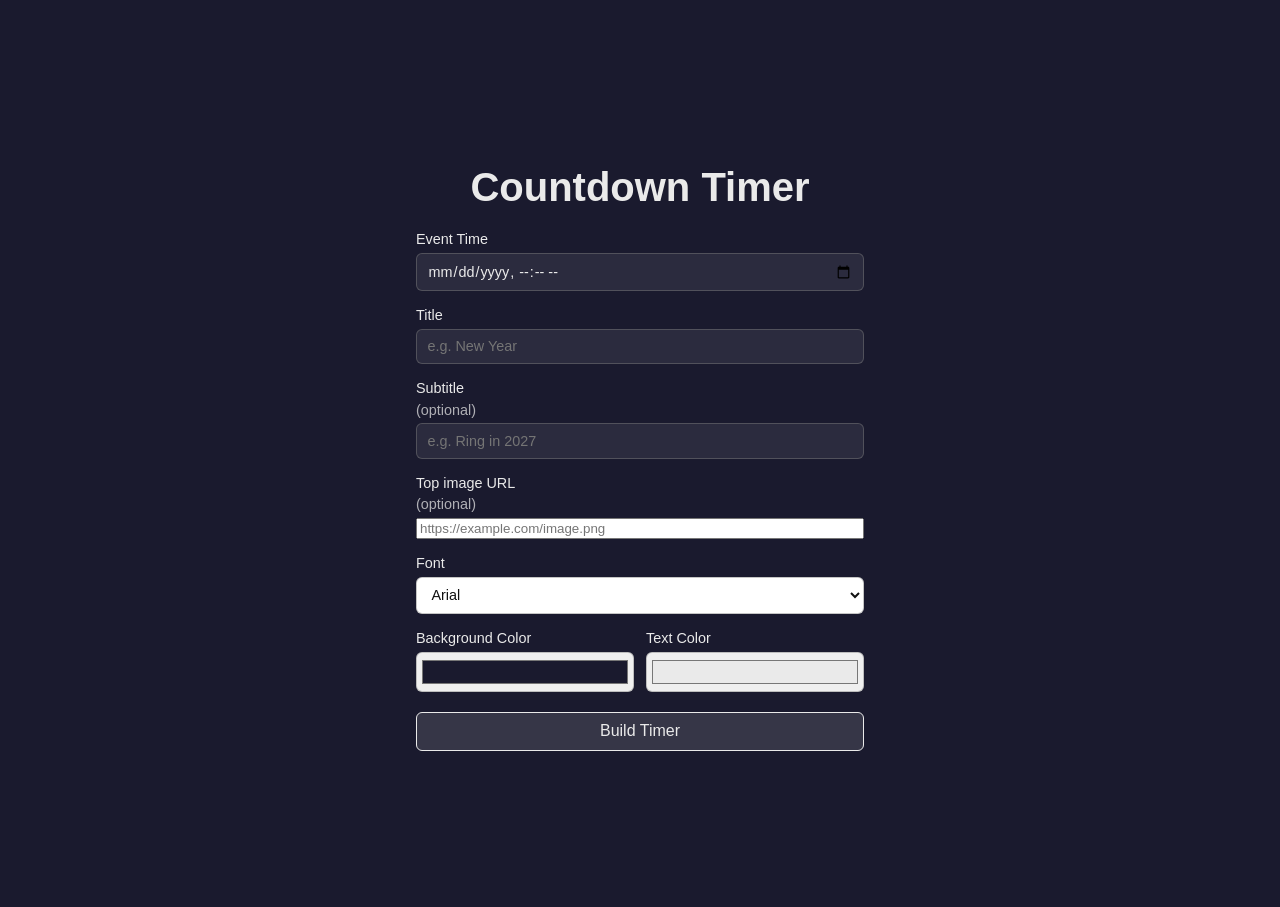
<file: countdown-timer.html>
<!DOCTYPE html>
<html lang="en">
<head>
  <meta charset="UTF-8" />
  <meta name="viewport" content="width=device-width, initial-scale=1.0" />
  <title>Countdown Timer</title>
  <!-- Web fonts (EB Garamond and others); required for those faces to render -->
  <link rel="preconnect" href="https://fonts.googleapis.com" />
  <link rel="preconnect" href="https://fonts.gstatic.com" crossorigin />
  <link href="https://fonts.googleapis.com/css2?family=Crimson+Pro:ital,wght@0,400;0,600;0,700;1,400&family=EB+Garamond:ital,wght@0,400;0,600;0,700;1,400&family=Lato:wght@400;700&family=Libre+Baskerville:wght@400;700&family=Merriweather:wght@400;700&family=Playfair+Display:wght@400;700&family=Source+Sans+3:wght@400;600;700&display=swap" rel="stylesheet" />
  <style>
    /* Base layout: full viewport, centered content */
    * {
      box-sizing: border-box;
    }

    html, body {
      margin: 0;
      min-height: 100%;
      min-height: 100dvh;
      height: 100%;
    }

    body {
      display: flex;
      flex-direction: column;
      align-items: stretch;
      justify-content: flex-start;
      min-height: 100vh;
      min-height: 100dvh;
      padding: 0.45rem;
      transition: background-color 0.35s ease, color 0.35s ease;
    }

    /* Fade panels for form vs timer */
    .panel {
      width: 100%;
      opacity: 1;
      transition: opacity 0.35s ease, visibility 0.35s ease;
    }

    #formPanel.panel {
      max-width: 28rem;
      margin-left: auto;
      margin-right: auto;
      align-self: center;
    }

    /* Timer uses full viewport width (minus body padding) */
    #timerPanel.panel {
      max-width: none;
      width: 100%;
      flex: 1 1 auto;
      display: flex;
      flex-direction: column;
      justify-content: center;
      min-height: 0;
    }

    .panel.hidden {
      opacity: 0;
      visibility: hidden;
      pointer-events: none;
      position: absolute;
      width: max-content;
      max-width: 90vw;
      left: 50%;
      transform: translateX(-50%);
    }

    .wrapper {
      position: relative;
      width: 100%;
      max-width: 100%;
      display: flex;
      flex-direction: column;
      align-items: stretch;
      justify-content: center;
      min-height: 0;
      flex: 1 1 auto;
      align-self: stretch;
      /* Fill viewport so the timer panel can use nearly all vertical space */
      min-height: 100vh;
      min-height: 100dvh;
    }

    h1 {
      font-size: clamp(1.75rem, 5vw, 2.5rem);
      font-weight: 600;
      margin: 0 0 1.25rem;
      text-align: center;
      line-height: 1.2;
    }

    /* Form */
    form {
      display: flex;
      flex-direction: column;
      gap: 1rem;
    }

    label {
      display: flex;
      flex-direction: column;
      gap: 0.35rem;
      font-size: 0.9rem;
    }

    .label-optional {
      font-weight: 400;
      opacity: 0.72;
    }

    input[type="text"],
    input[type="datetime-local"] {
      width: 100%;
      padding: 0.55rem 0.65rem;
      font: inherit;
      border: 1px solid rgba(127, 127, 127, 0.45);
      border-radius: 6px;
      background: rgba(255, 255, 255, 0.08);
      color: inherit;
    }

    /* Solid light field so options aren’t light-on-light (OS dropdowns ignore body color). */
    select {
      width: 100%;
      padding: 0.55rem 0.65rem;
      font: inherit;
      border: 1px solid rgba(127, 127, 127, 0.45);
      border-radius: 6px;
      background-color: #fff;
      color: #111;
    }

    select option {
      color: #111;
      background-color: #fff;
    }

    input[type="color"] {
      width: 100%;
      height: 2.5rem;
      padding: 0.2rem;
      border: 1px solid rgba(127, 127, 127, 0.45);
      border-radius: 6px;
      cursor: pointer;
    }

    .row-colors {
      display: grid;
      grid-template-columns: 1fr 1fr;
      gap: 0.75rem;
    }

    @media (max-width: 480px) {
      .row-colors {
        grid-template-columns: 1fr;
      }
    }

    .btn-row {
      display: flex;
      flex-wrap: wrap;
      gap: 0.6rem;
      margin-top: 0.25rem;
    }

    button {
      font: inherit;
      padding: 0.6rem 1.1rem;
      border-radius: 6px;
      border: 1px solid currentColor;
      background: rgba(255, 255, 255, 0.12);
      color: inherit;
      cursor: pointer;
      flex: 1;
      min-width: 8rem;
    }

    button:hover {
      background: rgba(255, 255, 255, 0.2);
    }

    button:focus-visible {
      outline: 2px solid currentColor;
      outline-offset: 2px;
    }

    /*
     * Timer typography uses rem (and em) only — not vw/vh/vmin.
     * Viewport units are tied to the layout viewport and typically do NOT grow
     * with browser zoom; rem tracks the root font size and scales when zooming.
     */
    .timer-view {
      text-align: center;
      width: 100%;
      flex: 1 1 auto;
      display: flex;
      flex-direction: column;
      align-items: center;
      justify-content: center;
      min-height: 0;
      padding: 0.65rem 0.85rem;
    }

    .timer-title {
      font-size: 3rem;
      font-weight: 700;
      margin-bottom: 0.45rem;
      word-break: break-word;
      line-height: 1.08;
      max-width: 100%;
    }

    .timer-subtitle {
      font-size: 1.2rem;
      font-weight: 400;
      opacity: 0.82;
      margin: 0 0 3rem;
      line-height: 1.35;
      word-break: break-word;
      max-width: min(100%, 52rem);
      margin-left: auto;
      margin-right: auto;
    }

    .timer-subtitle.is-empty {
      display: none;
    }

    /* Optional header image — centered, capped so countdown stays visible */
    .timer-image-wrap {
      width: 100%;
      max-width: min(100%, 52rem);
      margin: 0 auto 0.85rem;
      display: flex;
      justify-content: center;
      align-items: center;
    }

    .timer-image-wrap.is-empty {
      display: none;
    }

    .timer-image {
      display: block;
      margin: 0 auto;
      max-width: 100%;
      width: auto;
      height: auto;
      object-fit: contain;
      max-height: 9rem;
      border-radius: 0.35rem;
    }

    @media (min-width: 540px) {
      .timer-image {
        max-height: 11rem;
      }
    }

    @media (min-width: 800px) {
      .timer-image {
        max-height: 13rem;
      }
    }

    @media (min-width: 1200px) {
      .timer-image {
        max-height: 15rem;
      }
    }

    .timer-digits {
      line-height: 1.2;
    }

    .timer-row {
      display: flex;
      flex-wrap: wrap;
      align-items: baseline;
      justify-content: center;
      /* 1em = one digit height; size in rem so zoom scales digits */
      font-size: 4.25rem;
      gap: 0.12em 0.38em;
      max-width: 100%;
    }

    .timer-seg {
      display: inline-flex;
      align-items: baseline;
      gap: 0.1em;
    }

    .timer-num {
      font-size: 1em;
      font-variant-numeric: tabular-nums;
      letter-spacing: 0.03em;
      line-height: 1;
    }

    .timer-unit {
      font-size: 0.34em;
      font-weight: 600;
      opacity: 0.88;
      text-transform: lowercase;
      line-height: 1;
    }

    .timer-sep {
      user-select: none;
      opacity: 0.35;
      font-size: 0.5em;
      line-height: 1;
      padding: 0 0.05em;
    }

    .timer-done {
      font-size: 3.75rem;
      font-weight: 700;
      line-height: 1.15;
      max-width: 100%;
    }

    @media (min-width: 380px) {
      .timer-title {
        font-size: 3.15rem;
      }
      .timer-subtitle {
        font-size: 1.35rem;
      }
      .timer-row {
        font-size: 5.25rem;
      }
      .timer-done {
        font-size: 4.5rem;
      }
    }

    @media (min-width: 540px) {
      .timer-title {
        font-size: 3.75rem;
      }
      .timer-subtitle {
        font-size: 1.55rem;
      }
      .timer-row {
        font-size: 6.75rem;
      }
      .timer-done {
        font-size: 5.75rem;
      }
    }

    @media (min-width: 800px) {
      .timer-title {
        font-size: 4.35rem;
      }
      .timer-subtitle {
        font-size: 1.85rem;
      }
      .timer-row {
        font-size: 8.5rem;
      }
      .timer-done {
        font-size: 7rem;
      }
    }

    @media (min-width: 1200px) {
      .timer-title {
        font-size: 5rem;
      }
      .timer-subtitle {
        font-size: 2.1rem;
      }
      .timer-row {
        font-size: 10.5rem;
      }
      .timer-done {
        font-size: 8.5rem;
      }
    }

    @media (min-width: 1600px) {
      .timer-row {
        font-size: 12.5rem;
      }
      .timer-done {
        font-size: 10rem;
      }
    }
  </style>
</head>
<body>
  <div class="wrapper">
    <!-- Setup form -->
    <div id="formPanel" class="panel" role="region" aria-label="Timer setup">
      <h1>Countdown Timer</h1>
      <form id="timerForm" novalidate>
        <label>
          Event Time
          <input type="datetime-local" id="fieldTime" name="time" required />
        </label>
        <label>
          Title
          <input type="text" id="fieldTitle" name="title" placeholder="e.g. New Year" />
        </label>
        <label>
          Subtitle <span class="label-optional">(optional)</span>
          <input type="text" id="fieldSubtitle" name="subtitle" placeholder="e.g. Ring in 2027" />
        </label>
        <label>
          Top image URL <span class="label-optional">(optional)</span>
          <input
            type="url"
            id="fieldImage"
            name="image"
            inputmode="url"
            autocomplete="off"
            placeholder="https://example.com/image.png"
          />
        </label>
        <label>
          Font
          <select id="fieldFont" name="font">
            <option value="Arial">Arial</option>
            <option value="Verdana">Verdana</option>
            <option value="Tahoma">Tahoma</option>
            <option value="Trebuchet MS">Trebuchet MS</option>
            <option value="Impact">Impact</option>
            <option value="Lato">Lato</option>
            <option value="Source Sans 3">Source Sans 3</option>
            <option value="Times New Roman">Times New Roman</option>
            <option value="Georgia">Georgia</option>
            <option value="EB Garamond">EB Garamond</option>
            <option value="Crimson Pro">Crimson Pro</option>
            <option value="Merriweather">Merriweather</option>
            <option value="Libre Baskerville">Libre Baskerville</option>
            <option value="Playfair Display">Playfair Display</option>
            <option value="Courier New">Courier New</option>
          </select>
        </label>
        <div class="row-colors">
          <label>
            Background Color
            <input type="color" id="fieldBg" name="bg" value="#1a1a2e" />
          </label>
          <label>
            Text Color
            <input type="color" id="fieldColor" name="color" value="#eaeaea" />
          </label>
        </div>
        <div class="btn-row">
          <button type="submit">Build Timer</button>
        </div>
      </form>
    </div>

    <!-- Countdown view -->
    <div id="timerPanel" class="panel hidden" role="region" aria-live="polite" aria-label="Countdown">
      <div class="timer-view">
        <div id="timerImageWrap" class="timer-image-wrap is-empty" aria-hidden="true">
          <img id="displayImage" class="timer-image" alt="" decoding="async" />
        </div>
        <div id="displayTitle" class="timer-title"></div>
        <div id="displaySubtitle" class="timer-subtitle is-empty" aria-hidden="true"></div>
        <div id="displayCountdown" class="timer-digits timer-row" aria-atomic="true"></div>
      </div>
    </div>
  </div>

  <script>
    (function () {
      'use strict';

      // --- DOM ---
      var formPanel = document.getElementById('formPanel');
      var timerPanel = document.getElementById('timerPanel');
      var form = document.getElementById('timerForm');
      var fieldTime = document.getElementById('fieldTime');
      var fieldTitle = document.getElementById('fieldTitle');
      var fieldSubtitle = document.getElementById('fieldSubtitle');
      var fieldImage = document.getElementById('fieldImage');
      var fieldFont = document.getElementById('fieldFont');
      var fieldBg = document.getElementById('fieldBg');
      var fieldColor = document.getElementById('fieldColor');
      var displayTitle = document.getElementById('displayTitle');
      var displaySubtitle = document.getElementById('displaySubtitle');
      var timerImageWrap = document.getElementById('timerImageWrap');
      var displayImage = document.getElementById('displayImage');
      var displayCountdown = document.getElementById('displayCountdown');

      /** @type {number|null} */
      var tickId = null;
      /** @type {Date|null} */
      var targetDate = null;

      /**
       * Parse datetime-local string as local wall time (not UTC).
       * @param {string} str
       * @returns {Date|null}
       */
      function parseLocalDateTime(str) {
        if (!str || typeof str !== 'string') return null;
        var parts = str.split('T');
        var datePart = parts[0];
        var timePart = parts[1] || '00:00';
        var dp = datePart.split('-');
        var tp = timePart.split(':');
        var y = parseInt(dp[0], 10);
        var m = parseInt(dp[1], 10);
        var d = parseInt(dp[2], 10);
        var hh = parseInt(tp[0], 10) || 0;
        var mm = parseInt(tp[1], 10) || 0;
        var ss = parseInt(tp[2], 10) || 0;
        if (isNaN(y) || isNaN(m) || isNaN(d)) return null;
        var dt = new Date(y, m - 1, d, hh, mm, ss);
        return isNaN(dt.getTime()) ? null : dt;
      }

      /**
       * Read timer config from URL query string.
       * @returns {{ time: string|null, title: string, subtitle: string, image: string, font: string, bg: string, color: string }}
       */
      function readParamsFromUrl() {
        var p = new URLSearchParams(window.location.search);
        return {
          time: p.get('time'),
          title: p.get('title') || '',
          subtitle: p.get('subtitle') || '',
          image: p.get('image') || '',
          font: p.get('font') || 'Arial',
          bg: p.get('bg') || '#1a1a2e',
          color: p.get('color') || '#eaeaea'
        };
      }

      /**
       * True if URL has a usable time parameter (and optionally other fields).
       * @param {{ time: string|null }} cfg
       */
      function hasUrlTimer(cfg) {
        return !!(cfg.time && parseLocalDateTime(cfg.time));
      }

      /**
       * CSS font-family string for a given face (quoted when needed).
       */
      function fontFamilyStack(font) {
        var q = /[\s'"\\,]/.test(font) ? '"' + font.replace(/\\/g, '\\\\').replace(/"/g, '\\"') + '"' : font;
        if (font === 'Courier New') {
          return q + ', Courier, monospace';
        }
        if (
          /^(Times New Roman|Georgia|EB Garamond|Crimson Pro|Merriweather|Libre Baskerville|Playfair Display)$/.test(
            font
          )
        ) {
          return q + ', Georgia, serif';
        }
        return q + ', Arial, sans-serif';
      }

      /**
       * Apply font and colors to the document body.
       */
      function applyTheme(font, bg, color) {
        document.body.style.fontFamily = fontFamilyStack(font);
        document.body.style.backgroundColor = bg;
        document.body.style.color = color;
      }

      /**
       * Show or hide the timer subtitle line.
       */
      function applySubtitleDisplay(text) {
        var t = text && String(text).trim();
        if (t) {
          displaySubtitle.textContent = t;
          displaySubtitle.classList.remove('is-empty');
          displaySubtitle.setAttribute('aria-hidden', 'false');
        } else {
          displaySubtitle.textContent = '';
          displaySubtitle.classList.add('is-empty');
          displaySubtitle.setAttribute('aria-hidden', 'true');
        }
      }

      /**
       * Resolve and allow only http(s) image URLs (blocks javascript:, data:, etc.).
       * @param {string} raw
       * @returns {string}
       */
      function safeHttpImageUrl(raw) {
        var s = raw && String(raw).trim();
        if (!s) return '';
        try {
          var abs = new URL(s, window.location.href);
          if (abs.protocol !== 'http:' && abs.protocol !== 'https:') {
            return '';
          }
          return abs.href;
        } catch (err) {
          return '';
        }
      }

      /**
       * Show or hide the optional top image.
       */
      function applyTimerImage(urlRaw) {
        var href = safeHttpImageUrl(urlRaw);
        displayImage.onload = null;
        displayImage.onerror = null;
        if (!href) {
          displayImage.removeAttribute('src');
          timerImageWrap.classList.add('is-empty');
          timerImageWrap.setAttribute('aria-hidden', 'true');
          return;
        }
        displayImage.onload = function () {
          timerImageWrap.classList.remove('is-empty');
          timerImageWrap.setAttribute('aria-hidden', 'false');
        };
        displayImage.onerror = function () {
          displayImage.removeAttribute('src');
          timerImageWrap.classList.add('is-empty');
          timerImageWrap.setAttribute('aria-hidden', 'true');
        };
        displayImage.src = href;
      }

      /**
       * Populate form fields from config object.
       */
      function fillForm(cfg) {
        if (cfg.time) fieldTime.value = cfg.time;
        fieldTitle.value = cfg.title;
        fieldSubtitle.value = cfg.subtitle != null ? cfg.subtitle : '';
        fieldImage.value = cfg.image != null ? cfg.image : '';
        if (cfg.font) {
          var opt = Array.prototype.find.call(fieldFont.options, function (o) {
            return o.value === cfg.font;
          });
          fieldFont.value = opt ? cfg.font : fieldFont.options[0].value;
        }
        fieldBg.value = normalizeHexColor(cfg.bg, fieldBg.value);
        fieldColor.value = normalizeHexColor(cfg.color, fieldColor.value);
      }

      /**
       * Ensure a 7-char #RRGGBB for color inputs.
       */
      function normalizeHexColor(hex, fallback) {
        if (!hex || typeof hex !== 'string') return fallback;
        var h = hex.trim();
        if (/^#[0-9A-Fa-f]{6}$/.test(h)) return h;
        if (/^#[0-9A-Fa-f]{3}$/.test(h)) {
          return (
            '#' +
            h[1] + h[1] +
            h[2] + h[2] +
            h[3] + h[3]
          );
        }
        return fallback;
      }

      /**
       * Build query string from current field values.
       */
      function buildQueryFromForm() {
        var params = new URLSearchParams();
        params.set('time', fieldTime.value);
        params.set('title', fieldTitle.value);
        var sub = fieldSubtitle.value.trim();
        if (sub) {
          params.set('subtitle', sub);
        }
        var imgHref = safeHttpImageUrl(fieldImage.value);
        if (imgHref) {
          params.set('image', imgHref);
        }
        params.set('font', fieldFont.value);
        params.set('bg', fieldBg.value);
        params.set('color', fieldColor.value);
        return params.toString();
      }

      /**
       * Update browser URL without reload.
       */
      function setUrlQuery(queryString) {
        var url = window.location.pathname + (queryString ? '?' + queryString : '') + window.location.hash;
        window.history.replaceState(null, '', url);
      }

      function showForm() {
        stopTick();
        targetDate = null;
        formPanel.classList.remove('hidden');
        timerPanel.classList.add('hidden');
        displayCountdown.innerHTML = '';
        displayCountdown.className = 'timer-digits timer-row';
        applySubtitleDisplay('');
        applyTimerImage('');
      }

      function showTimer() {
        formPanel.classList.add('hidden');
        timerPanel.classList.remove('hidden');
      }

      function stopTick() {
        if (tickId !== null) {
          clearInterval(tickId);
          tickId = null;
        }
      }

      /**
       * Pad number to 2 digits.
       */
      function pad2(n) {
        return n < 10 ? '0' + n : String(n);
      }

      /**
       * One labeled segment (number + small unit letter).
       */
      function countdownSegment(numStr, unit) {
        return (
          '<span class="timer-seg">' +
          '<span class="timer-num">' +
          numStr +
          '</span>' +
          '<span class="timer-unit">' +
          unit +
          '</span>' +
          '</span>'
        );
      }

      /**
       * Human-readable label for aria-live (e.g. "5 days, 2 hours, …").
       */
      function countdownAriaLabel(days, hours, minutes, seconds, showDays) {
        var parts = [];
        if (showDays) parts.push(days + (days === 1 ? ' day' : ' days'));
        parts.push(hours + (hours === 1 ? ' hour' : ' hours'));
        parts.push(minutes + (minutes === 1 ? ' minute' : ' minutes'));
        parts.push(seconds + (seconds === 1 ? ' second' : ' seconds'));
        return 'Time remaining: ' + parts.join(', ');
      }

      /**
       * Render one frame of the countdown.
       */
      function renderTick() {
        if (!targetDate) return;
        var now = Date.now();
        var diff = targetDate.getTime() - now;
        var sec;
        if (diff <= 0) {
          stopTick();
          sec = 0;
        } else {
          sec = Math.floor(diff / 1000);
        }
        var days = Math.floor(sec / 86400);
        sec -= days * 86400;
        var hours = Math.floor(sec / 3600);
        sec -= hours * 3600;
        var minutes = Math.floor(sec / 60);
        sec -= minutes * 60;
        var seconds = sec;

        displayCountdown.className = 'timer-digits timer-row';
        var showDays = days >= 1;
        var segs = [];
        if (showDays) {
          segs.push(countdownSegment(String(days), 'd'));
        }
        segs.push(countdownSegment(pad2(hours), 'h'));
        segs.push(countdownSegment(pad2(minutes), 'm'));
        segs.push(countdownSegment(pad2(seconds), 's'));

        displayCountdown.innerHTML = segs.join(
          '<span class="timer-sep" aria-hidden="true">·</span>'
        );
        displayCountdown.setAttribute(
          'aria-label',
          countdownAriaLabel(days, hours, minutes, seconds, showDays)
        );
      }

      /**
       * Start from field values: validate, theme, URL, UI, interval.
       */
      function startFromForm() {
        var dt = parseLocalDateTime(fieldTime.value);
        if (!dt) {
          fieldTime.focus();
          return false;
        }
        targetDate = dt;
        applyTheme(fieldFont.value, fieldBg.value, fieldColor.value);
        setUrlQuery(buildQueryFromForm());
        displayTitle.textContent = fieldTitle.value || 'Countdown';
        applySubtitleDisplay(fieldSubtitle.value);
        applyTimerImage(fieldImage.value);
        showTimer();
        renderTick();
        stopTick();
        tickId = window.setInterval(renderTick, 1000);
        return true;
      }

      /**
       * Start from URL params (already validated).
       */
      function startFromParams(cfg) {
        targetDate = parseLocalDateTime(cfg.time);
        if (!targetDate) return false;
        fillForm(cfg);
        applyTheme(cfg.font, cfg.bg, cfg.color);
        displayTitle.textContent = cfg.title || 'Countdown';
        applySubtitleDisplay(cfg.subtitle);
        applyTimerImage(cfg.image);
        showTimer();
        renderTick();
        stopTick();
        tickId = window.setInterval(renderTick, 1000);
        return true;
      }

      // --- Initial load: URL drives mode ---
      function init() {
        var cfg = readParamsFromUrl();
        if (hasUrlTimer(cfg)) {
          startFromParams(cfg);
        } else {
          applyTheme(fieldFont.value, fieldBg.value, fieldColor.value);
          showForm();
        }
      }

      form.addEventListener('submit', function (e) {
        e.preventDefault();
        startFromForm();
      });

      init();
    })();
  </script>
</body>
</html>
</file>
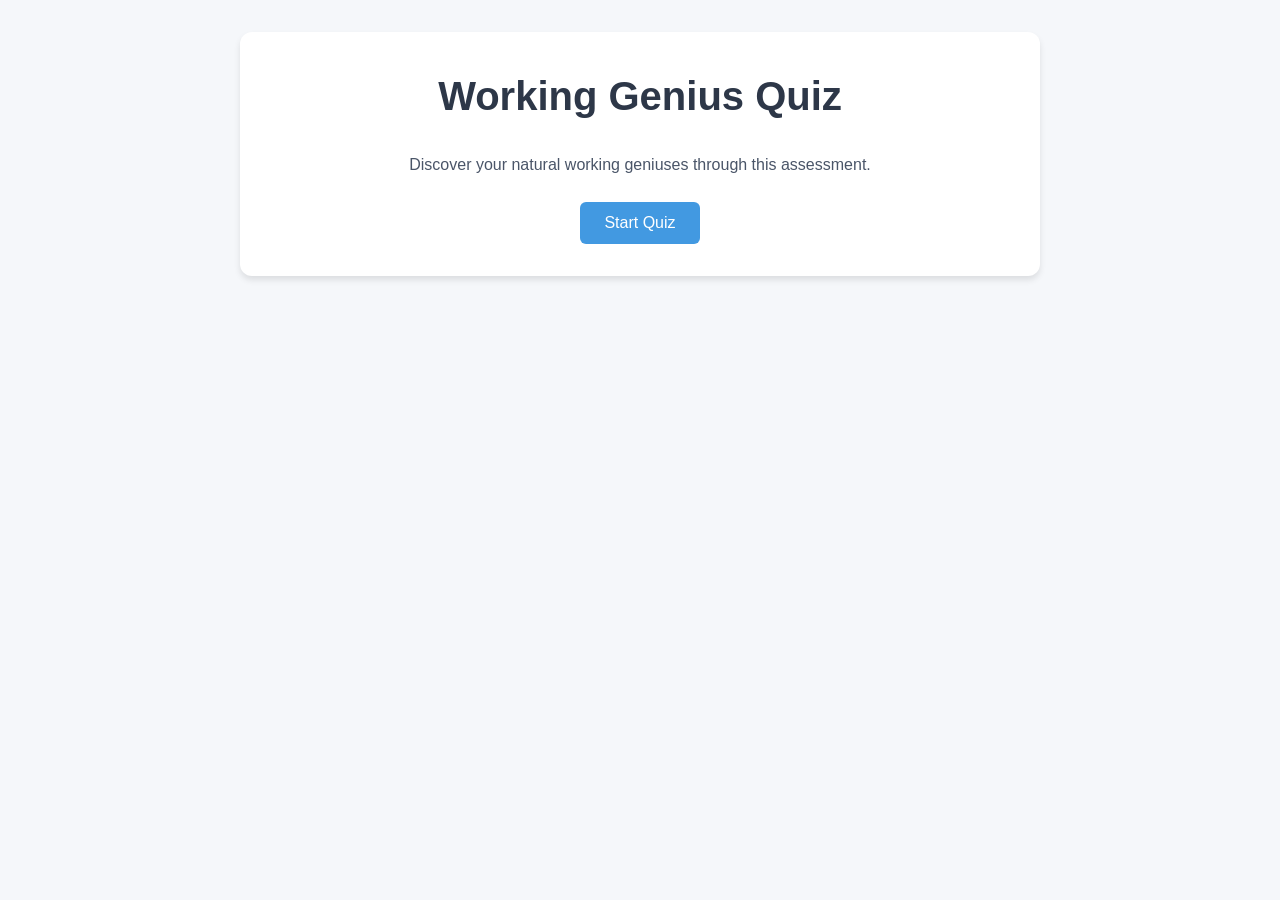
<file: genius.html>
<!DOCTYPE html>
<html lang="en">
<head>
    <meta charset="UTF-8">
    <meta name="viewport" content="width=device-width, initial-scale=1.0">
    <title>Working Genius Quiz</title>
    <link rel="stylesheet" href="genius-styles.css">
    <link rel="stylesheet" href="https://cdnjs.cloudflare.com/ajax/libs/font-awesome/6.0.0/css/all.min.css">
</head>
<body>
    <div class="container">
        <div id="start-screen" class="screen">
            <h1>Working Genius Quiz</h1>
            <p>Discover your natural working geniuses through this assessment.</p>
            <button onclick="startQuiz()">Start Quiz</button>
        </div>

        <div id="quiz-screen" class="screen hidden">
            <div class="progress-bar">
                <div id="progress"></div>
            </div>
            <div id="questions-container">
                <table class="questions-table">
                    <tbody>
                        <!-- Questions will be inserted here -->
                    </tbody>
                </table>
            </div>
            <div class="navigation-buttons">
                <button id="prev-button" onclick="previousPage()" class="hidden">Previous</button>
                <button id="next-button" onclick="nextPage()">Next</button>
            </div>
            <div id="debug-panel" class="hidden">
                <h3>Live Scores</h3>
                <div id="debug-scores"></div>
                <button onclick="autofillQuestions()" class="debug-button">Autofill Questions</button>
            </div>
        </div>

        <div id="calculating-screen" class="screen hidden">
            <div class="calculating-animation">
                <i class="fas fa-cog fa-spin"></i>
                <h2>Calculating Your Working Genius</h2>
            </div>
        </div>

        <div id="results-screen" class="screen hidden">
            <h2>Your Working Genius Results</h2>
            <div id="results-container">
                <div class="genius-section">
                    <h3 class="pairing-title" id="top-two-title"></h3>
                    <p id="top-two-desc" class="pairing-desc"></p>
                    <div class="gear-container">
                        <div class="gear genius">
                            <i class="fas fa-cog"></i>
                            <span id="top-gear-1"></span>
                        </div>
                        <div class="gear genius">
                            <i class="fas fa-cog"></i>
                            <span id="top-gear-2"></span>
                        </div>
                    </div>
                    <div class="categories">
                        <h4>Working Geniuses</h4>
                        <p class="section-desc">These are the two types of work that give you joy and energy. You naturally gravitate toward these areas and excel at them.</p>
                        <p id="top-two"></p>
                    </div>
                </div>
                <div class="genius-section">
                    <div class="categories">
                        <h4>Competency</h4>
                        <p class="section-desc">These are areas where you neither find complete joy nor frustration. You can perform these types of work competently but they don't energize you.</p>
                        <p id="middle-two"></p>
                    </div>
                    <div class="gear-container">
                        <div class="gear competency">
                            <i class="fas fa-cog"></i>
                            <span id="middle-gear-1"></span>
                        </div>
                        <div class="gear competency">
                            <i class="fas fa-cog"></i>
                            <span id="middle-gear-2"></span>
                        </div>
                    </div>
                    <p id="middle-two-desc" class="pairing-desc"></p>
                </div>
                <div class="genius-section">
                    <div class="categories">
                        <h4>Frustration</h4>
                        <p class="section-desc">These types of work drain your energy and can be a source of guilt. While you can't always avoid them, it's best to minimize time spent in these areas.</p>
                        <p id="least-two"></p>
                    </div>
                    <div class="gear-container">
                        <div class="gear frustration">
                            <i class="fas fa-cog"></i>
                            <span id="least-gear-1"></span>
                        </div>
                        <div class="gear frustration">
                            <i class="fas fa-cog"></i>
                            <span id="least-gear-2"></span>
                        </div>
                    </div>
                    <p id="least-two-desc" class="pairing-desc"></p>
                </div>
            </div>
            <div class="genius-types-section">
                <h3>The Six Types of Working Genius</h3>
                <div class="genius-types-grid">
                    <div class="genius-type">
                        <h4>The Genius of Wonder (W)</h4>
                        <p>The natural gift of pondering the possibility of greater potential and opportunity in a given situation. People with this genius are constantly curious and on the lookout for what could be improved.</p>
                    </div>
                    <div class="genius-type">
                        <h4>The Genius of Invention (I)</h4>
                        <p>The natural gift of creating original and novel ideas and solutions. People who have it love to generate new ideas and solutions to problems and are comfortable coming up with something out of nothing.</p>
                    </div>
                    <div class="genius-type">
                        <h4>The Genius of Discernment (D)</h4>
                        <p>The natural gift of intuitively and instinctively evaluating ideas and situations. People with this type of genius have a natural ability when it comes to evaluating or assessing a given idea or situation and providing guidance.</p>
                    </div>
                    <div class="genius-type">
                        <h4>The Genius of Galvanizing (G)</h4>
                        <p>The natural gift of rallying, inspiring and organizing others to take action. People who have it enjoy bringing energy and movement to an idea or decision.</p>
                    </div>
                    <div class="genius-type">
                        <h4>The Genius of Enablement (E)</h4>
                        <p>The natural gift of providing encouragement and assistance for an idea or project. People with this type of genius are quick to respond to the needs of others by offering their cooperation and help with a project, program or effort.</p>
                    </div>
                    <div class="genius-type">
                        <h4>The Genius of Tenacity (T)</h4>
                        <p>The natural gift of pushing projects or tasks to completion to achieve results. People who have this genius push for required standards of excellence and live to see the impact of their work.</p>
                    </div>
                </div>
            </div>
            <button onclick="restartQuiz()">Take Quiz Again</button>
        </div>
    </div>

    <script>
        const questions = {
            1: ["I have a gift for rallying people around a plan or idea, and inspiring them to take action", "G"],
            2: ["I am comfortable sitting and contemplating the meaning of things longer than most others are", "W"],
            3: ["I can't help but come up with new and original ideas, even when it's not necessary", "I"],
            4: ["I get more satisfaction and fulfillment than most people from seeing a project through to its finish", "T"],
            5: ["People who know me would say I naturally respond to the needs of others, and on their terms", "E"],
            6: ["Others say I have a knack for convincing people to get involved in and support projects and ideas", "G"],
            7: ["People say I can't stop innovating or proposing new ideas", "I"],
            8: ["I am much more capable than most people in using my gut instincts when there is little data or information available", "D"],
            9: ["I am particularly bothered by seeing unmet potential in people or in my environment", "W"],
            10: ["Compared to others, I want the tasks that I work on to have clearly defined standards and outcomes", "T"],
            11: ["I find helping people to be more deeply fulfilling than others do", "E"],
            12: ["I often start thinking about my next new idea before my last one has been fully developed", "I"],
            13: ["People say that I have a rare talent for providing uniquely insightful advice and perspective", "D"],
            14: ["I can't help but prod and convince others to do something that I believe in or enjoy", "G"],
            15: ["Others would say I am relentless in my attention to detail and completion of goals", "T"],
            16: ["I spend more time than most people reflecting on and contemplating problems in the world around me", "W"],
            17: ["Others would say I have inexplicably better instincts and intuition than most people", "D"],
            18: ["I get energy when I have to create something new out of nothing", "I"],
            19: ["Compared to most others, I am an exceedingly responsive and helpful person", "E"],
            20: ["Others would say I quickly and enthusiastically rally people around new ideas", "G"],
            21: ["I rarely miss a deadline or target and couldn't imagine letting it happen", "T"],
            22: ["I have a unique and undeniable ability to identify the underlying essence of any situation or challenge", "D"],
            23: ["I can't help but contemplate opportunities longer than most others would", "W"],
            24: ["Service and hospitality are a big part of my identity", "E"],
            25: ["Others consider me to be an extremely innovative person", "I"],
            26: ["More than most people, I really enjoy getting others excited about a new idea or possibility", "G"],
            27: ["I am extremely gifted at seeing how emotional factors must be integrated into decisions and situations", "D"],
            28: ["I can't help but empathize with people and support them in whatever they need", "E"],
            29: ["I enjoy having the freedom to create something new rather than having to tweak or edit something that has already been created", "I"],
            30: ["People who know me well would say that I often get lost in my own thoughts", "W"],
            31: ["Compared to most people, I really enjoy driving a project or task through to final completion", "T"],
            32: ["Compared to most others, I'm good at recruiting people to get involved and pushing them to start moving", "G"],
            33: ["People say that I have an uncanny ability to assess or evaluate an idea, even without extensive detail or information", "D"],
            34: ["I find myself asking why things are the way they are more than most others do", "W"],
            35: ["I feel like I am the first person that people ask to volunteer because they know I will almost always say yes", "E"],
            36: ["Being an original and creative thinker is a big part of my identity", "I"],
            37: ["When momentum and progress slow down, I enjoy being the one to reenergize people to push forward", "G"],
            38: ["I am uniquely gifted at recognizing subtle nuances, trends and patterns that most others miss", "D"],
            39: ["I get energy from having a list of specific tasks in front of me", "T"],
            40: ["I can't help but get lost in pondering the bigger picture of things", "W"],
            41: ["I naturally and easily encourage others in whatever excites them", "E"],
            42: ["I have extremely high standards of precision and quality.", "T"]
        };

        const geniusTypes = {
            "W": "Wonder",
            "I": "Invention",
            "D": "Discernment",
            "G": "Galvanizing",
            "E": "Enablement",
            "T": "Tenacity"
        };

        const pairingDescriptions = {
            'WI': 'The Creative Dreamer - People with this pairing derive real joy and energy from contemplating the world around them and generating a fountain of new ideas. Generally idealistic and future-oriented, they are passionate about new possibilities that break through unnecessary boundaries. They don\'t value practicality, focus or implementation as much as idealism and ingenuity. This sometimes leads to stress or chaos among people around them who might be looking for realism and actionability.',
            'WD': 'The Contemplative Counselor - People with this pairing derive real joy and satisfaction from using their intuition and instincts to evaluate ideas and plans, and to provide others with thoughtful feedback. They tend to be extremely observant and deep in their thinking, and express their insights using impactful words. Because of their proclivity to nuance, they can sometimes be hesitant to declare certainty or express confidence in their own judgments.',
            'WG': 'The Philosophical Motivator - People with this pairing derive real joy and energy from contemplating potential in the world around them, passionately exhorting and encouraging others. They are idealistic and enthusiastic. Their combination leads them to sometimes experience and portray a sense of impulsivity or unpredictability, as they go back and forth between passionate action and cautious reflection.',
            'WE': 'The Idealistic Supporter - People with this pairing derive real joy and energy from providing meaningful support to causes that align with their idealistic values and sense of belonging. They are often modest about their abilities, loyal, and selfless, proving to be extremely valuable, low-maintenance team members. Because of their depth and desire to please others, they can sometimes be overly deferential and often hesitate to initiate change, preferring to let others make the first move.',
            'WT': 'The Careful Implementer - People with this pairing derive real joy and satisfaction from getting things done in a thorough and reliable way, as long as they understand the rationale and importance of what they are doing. They are a mysterious mix of practicality and inquisitiveness, action, and reflection. As a result of the divergence between Wonder and Tenacity, they often find themselves experiencing and projecting angst in the midst of a project, feeling an almost overwhelming need to slow down and ask questions that might alleviate potential problems.',
            'ID': 'The Discriminating Ideator - People with this pairing get real energy and joy from using their intuition and instinctive ability to come up with new ideas from scratch, and they are good at using integrative thinking and pattern recognition rather than data and expertise. As a result, they are particularly effective in solving problems and coming up with workable, practical solutions with a particularly high level of success. They can sometimes appear impatient and over-confident when they receive pushback around their ideas, and they often lose interest after the initial phase of Invention is over.',
            'IG': 'The Evangelizing Innovator - People with this pairing derive real joy and energy from generating new ideas and convincing others of an idea\'s merit. Exuberant and enthusiastic, they are not easily deterred by initial pushback, and enjoy the challenge of sharing ideas to convince others to act. They can be hasty to start selling ideas before taking time to fully consider the prudence of an idea, and can be initially perceived as slightly over-the-top in their approach.',
            'IE': 'The Adaptable Designer - People with this pairing derive real joy and energy from providing new solutions and ideas that serve the unique needs of others. They have the rare ability to balance their passion for ingenuity with the capacity to adjust to the desires of the people they are serving. They are creative, flexible, open to feedback, and easy to work with. In their desire to please others, they are too quick to accommodate and avoid advocating for their own ideas. This can leave them feeling undervalued.',
            'IT': 'The Methodical Architect - People with this pairing get real joy and energy from designing practical solutions to problems that are based on ingenuity, rationale, and precision. They work in a steady and reliable way when generating new ideas, and are not easily distracted by possibilities that might prove logistically unfeasible. In their dogged pursuit of a workable solution, they can sometimes miss the nuance of a given situation or overlook human needs.',
            'DG': 'The Intuitive Activator - People with this pairing get real joy and energy from instinctually evaluating ideas and situations, and quickly identifying the right course of action to take. They generally make quick and surprisingly accurate assessments, often without specific knowledge or data, and artfully rally others to agree with them and their bias for action. Because of their skills and confidence, they can sometimes be cavalier in their declarations and may appear impatient or dismissive when made to consider critical details required for implementation.',
            'DE': 'The Insightful Collaborator - People with this pairing derive real joy and energy from providing others with astute and empathic assistance, based on their intuition and instinct. They are quintessential team players, bringing together exceptional, timely and shrewd counsel, in a selfless manner. They sometimes hesitate to push people to heed their advice, and can be deferential to others when they sense resistance. These tendencies can often leave them feeling underappreciated.',
            'DT': 'The Judicious Accomplisher - People with this pairing derive real joy and energy from getting the right things done efficiently and effectively, and using their judgement to avoid wasting time and resources. They get a lot done by identifying the highest priorities and holding themselves to high standards of execution. They are prudent, focused and diligent. They often feel unnecessary angst about the possibility of failing or when working with others who do not share their high standards in driving for closure.',
            'GE': 'The Enthusiastic Encourager - People with this pairing derive joy and energy from inspiring and supporting others to grow, improve, and feel good about themselves. They are positive, exuberant and optimistic, gladly demonstrating their excitement about the potential of others. They are consummate cheerleaders, in the truest sense of the word. In their desire to be positive, they can sometimes be too quick to affirm others or provide unwarranted praise, leaving them to be potentially dismissed or perceived as naïve or insincere.',
            'GT': 'The Assertive Driver - People with this pairing derive joy and energy from getting things done, as well as rallying others to get things done with them. They don\'t mind blowing through obstacles and are even comfortable ignoring social protocols from time to time when it is required to push something through to completion. They are people of high conviction and standards. Understandably, they can sometimes be seen as pushy, and are often impatient with too much planning and brainstorming, preferring to get right to work.',
            'ET': 'The Loyal Finisher - People with this pairing derive joy and energy from completing tasks and responding to the needs of others in the pursuit of getting things done. They are quick to answer the call to action, equally valuing responsiveness and reliability. They are low-maintenance contributors who hold themselves accountable for delivering on their promises. They have a hard time saying \'no\' to requests and find themselves over-committed and prone to burn-out and lack of appreciation.'
        };

        const pairingIcons = {
            'WI': 'fa-lightbulb',
            'WD': 'fa-comments',
            'WG': 'fa-bullhorn',
            'WE': 'fa-hands-helping',
            'WT': 'fa-tasks',
            'ID': 'fa-brain',
            'IG': 'fa-rocket',
            'IE': 'fa-puzzle-piece',
            'IT': 'fa-drafting-compass',
            'DG': 'fa-bolt',
            'DE': 'fa-users',
            'DT': 'fa-check-circle',
            'GE': 'fa-star',
            'GT': 'fa-flag',
            'ET': 'fa-check-double'
        };

        let currentPage = 0;
        let responses = {};
        let isDebugMode = false;

        function startQuiz() {
            // Check for debug mode
            const urlParams = new URLSearchParams(window.location.search);
            isDebugMode = urlParams.get('debug') === '1';
            if (isDebugMode) {
                document.getElementById('debug-panel').classList.remove('hidden');
            }

            document.getElementById('start-screen').classList.add('hidden');
            document.getElementById('quiz-screen').classList.remove('hidden');
            showQuestions();
        }

        function showQuestions() {
            const container = document.querySelector('.questions-table tbody');
            container.innerHTML = '';
            
            const startIdx = currentPage * 6 + 1;
            const endIdx = Math.min(startIdx + 5, 42);
            
            for (let i = startIdx; i <= endIdx; i++) {
                const question = questions[i];
                const row = document.createElement('tr');
                row.innerHTML = `
                    <td class="question-cell" colspan="3">
                        <strong>Question ${i}:</strong> ${question[0]}
                    </td>
                `;
                container.appendChild(row);
                
                const responseRow = document.createElement('tr');
                responseRow.innerHTML = `
                    <td class="response-cell">
                        <button onclick="answerQuestion(${i}, 'Oh yeah, definitely')" 
                            class="${responses[i] === 'Oh yeah, definitely' ? 'selected' : ''}">
                            Oh yeah, definitely
                        </button>
                    </td>
                    <td class="response-cell">
                        <button onclick="answerQuestion(${i}, 'Sometimes/ somewhat')"
                            class="${responses[i] === 'Sometimes/ somewhat' ? 'selected' : ''}">
                            Sometimes/ somewhat
                        </button>
                    </td>
                    <td class="response-cell">
                        <button onclick="answerQuestion(${i}, 'Not really')"
                            class="${responses[i] === 'Not really' ? 'selected' : ''}">
                            Not really
                        </button>
                    </td>
                `;
                container.appendChild(responseRow);
            }

            // Update navigation buttons
            document.getElementById('prev-button').classList.toggle('hidden', currentPage === 0);
            document.getElementById('next-button').textContent = currentPage === 6 ? 'Finish' : 'Next';
            
            // Update progress bar
            document.getElementById('progress').style.width = `${(endIdx / 42) * 100}%`;
            
            if (isDebugMode) {
                updateDebugScores();
            }
        }

        function answerQuestion(questionNum, value) {
            responses[questionNum] = value;
            showQuestions(); // Refresh to update selected state
        }

        function previousPage() {
            if (currentPage > 0) {
                currentPage--;
                showQuestions();
            }
        }

        function nextPage() {
            // Check if all questions on current page are answered
            const currentQuestions = document.querySelectorAll(`.page[data-page="${currentPage}"] .question`);
            let allAnswered = true;
            
            currentQuestions.forEach(question => {
                const questionId = question.getAttribute('data-question');
                if (!responses[questionId]) {
                    allAnswered = false;
                }
            });

            if (!allAnswered) {
                alert('Please answer all questions on this page before continuing.');
                return;
            }

            if (currentPage <= 6) {
                currentPage++;
                if (currentPage === 7) {
                    showCalculatingScreen();
                } else {
                    showQuestions();
                }
            }
        }

        function showCalculatingScreen() {
            document.getElementById('quiz-screen').classList.add('hidden');
            document.getElementById('calculating-screen').classList.remove('hidden');
            
            // Show calculating animation for 2 seconds
            setTimeout(() => {
                calculateResults();
            }, 2000);
        }

        function updateDebugScores() {
            const scores = calculateScores();
            const debugDiv = document.getElementById('debug-scores');
            debugDiv.innerHTML = Object.entries(scores)
                .sort(([,a], [,b]) => b - a)
                .map(([type, score]) => `${geniusTypes[type]}: ${score}`)
                .join('<br>');
        }

        function autofillQuestions() {
            // Fill all questions with random responses
            const responseOptions = ["Oh yeah, definitely", "Sometimes/ somewhat", "Not really"];
            for (let i = 1; i <= 42; i++) {
                responses[i] = responseOptions[Math.floor(Math.random() * 3)];
            }
            // Jump to last page
            currentPage = 6;
            showQuestions();
            // Calculate results immediately
            calculateResults();
        }

        function calculateScores() {
            const scores = {"W": 0, "I": 0, "D": 0, "G": 0, "E": 0, "T": 0};
            const scoringWeights = {
                "Oh yeah, definitely": 2,
                "Sometimes/ somewhat": 1,
                "tiebreak": 0.5,
                "Not really": 0
            };

            // First pass: calculate initial scores
            for (const response in responses) {
                const category = questions[response][1];
                const value = responses[response];
                scores[category] += scoringWeights[value];
            }

            // Second pass: check for ties and apply tiebreaker
            const sortedScores = Object.entries(scores).sort(([,a], [,b]) => b - a);
            
            // Check for ties between adjacent scores
            for (let i = 0; i < sortedScores.length - 1; i++) {
                if (sortedScores[i][1] === sortedScores[i + 1][1]) {
                    // Find questions for both categories
                    const cat1 = sortedScores[i][0];
                    const cat2 = sortedScores[i + 1][0];
                    
                    // Count "Oh yeah, definitely" responses for each category
                    let cat1Count = 0;
                    let cat2Count = 0;
                    
                    for (const response in responses) {
                        const category = questions[response][1];
                        const value = responses[response];
                        if (category === cat1 && value === "Oh yeah, definitely") cat1Count++;
                        if (category === cat2 && value === "Oh yeah, definitely") cat2Count++;
                    }
                    
                    // Apply tiebreaker
                    if (cat1Count > cat2Count) {
                        scores[cat1] += scoringWeights["tiebreak"];
                    } else if (cat2Count > cat1Count) {
                        scores[cat2] += scoringWeights["tiebreak"];
                    }
                }
            }

            return scores;
        }

        function calculateResults() {
            const scores = calculateScores();
            const sortedCategories = Object.entries(scores)
                .sort(([,a], [,b]) => b - a);

            const topTwo = sortedCategories.slice(0, 2);
            const middleTwo = sortedCategories.slice(2, 4);
            const leastTwo = sortedCategories.slice(4, 6);

            // Get the pairing codes
            const topPair = [topTwo[0][0], topTwo[1][0]].sort().join('');
            const middlePair = [middleTwo[0][0], middleTwo[1][0]].sort().join('');
            const leastPair = [leastTwo[0][0], leastTwo[1][0]].sort().join('');

            // Get the pairing description and icon
            const topPairDesc = pairingDescriptions[topPair] || pairingDescriptions[topPair.split('').reverse().join('')];
            const topPairIcon = pairingIcons[topPair] || pairingIcons[topPair.split('').reverse().join('')];
            const [title, description] = topPairDesc.split(' - ');

            // Display results with descriptions and icons
            document.getElementById('top-two-title').innerHTML = `<i class="fas ${topPairIcon}"></i> ${title}`;
            document.getElementById('top-two-desc').textContent = description;
            document.getElementById('top-two').textContent = 
                `${geniusTypes[topTwo[0][0]]} & ${geniusTypes[topTwo[1][0]]}`;
            document.getElementById('top-gear-1').textContent = topTwo[0][0];
            document.getElementById('top-gear-2').textContent = topTwo[1][0];

            document.getElementById('middle-two').textContent = 
                `${geniusTypes[middleTwo[0][0]]} & ${geniusTypes[middleTwo[1][0]]}`;
            document.getElementById('middle-two-desc').textContent = '';
            document.getElementById('middle-gear-1').textContent = middleTwo[0][0];
            document.getElementById('middle-gear-2').textContent = middleTwo[1][0];

            document.getElementById('least-two').textContent = 
                `${geniusTypes[leastTwo[0][0]]} & ${geniusTypes[leastTwo[1][0]]}`;
            document.getElementById('least-two-desc').textContent = '';
            document.getElementById('least-gear-1').textContent = leastTwo[0][0];
            document.getElementById('least-gear-2').textContent = leastTwo[1][0];

            // Save results to localStorage
            const results = {
                date: new Date().toISOString(),
                scores: scores,
                topTwo: topTwo.map(([type]) => type).join(''),
                middleTwo: middleTwo.map(([type]) => type).join(''),
                leastTwo: leastTwo.map(([type]) => type).join('')
            };
            localStorage.setItem('workingGeniusResults', JSON.stringify(results));

            document.getElementById('quiz-screen').classList.add('hidden');
            document.getElementById('calculating-screen').classList.add('hidden');
            document.getElementById('results-screen').classList.remove('hidden');
        }

        function restartQuiz() {
            currentPage = 0;
            responses = {};
            document.getElementById('results-screen').classList.add('hidden');
            document.getElementById('start-screen').classList.remove('hidden');
        }
    </script>
</body>
</html>
</file>
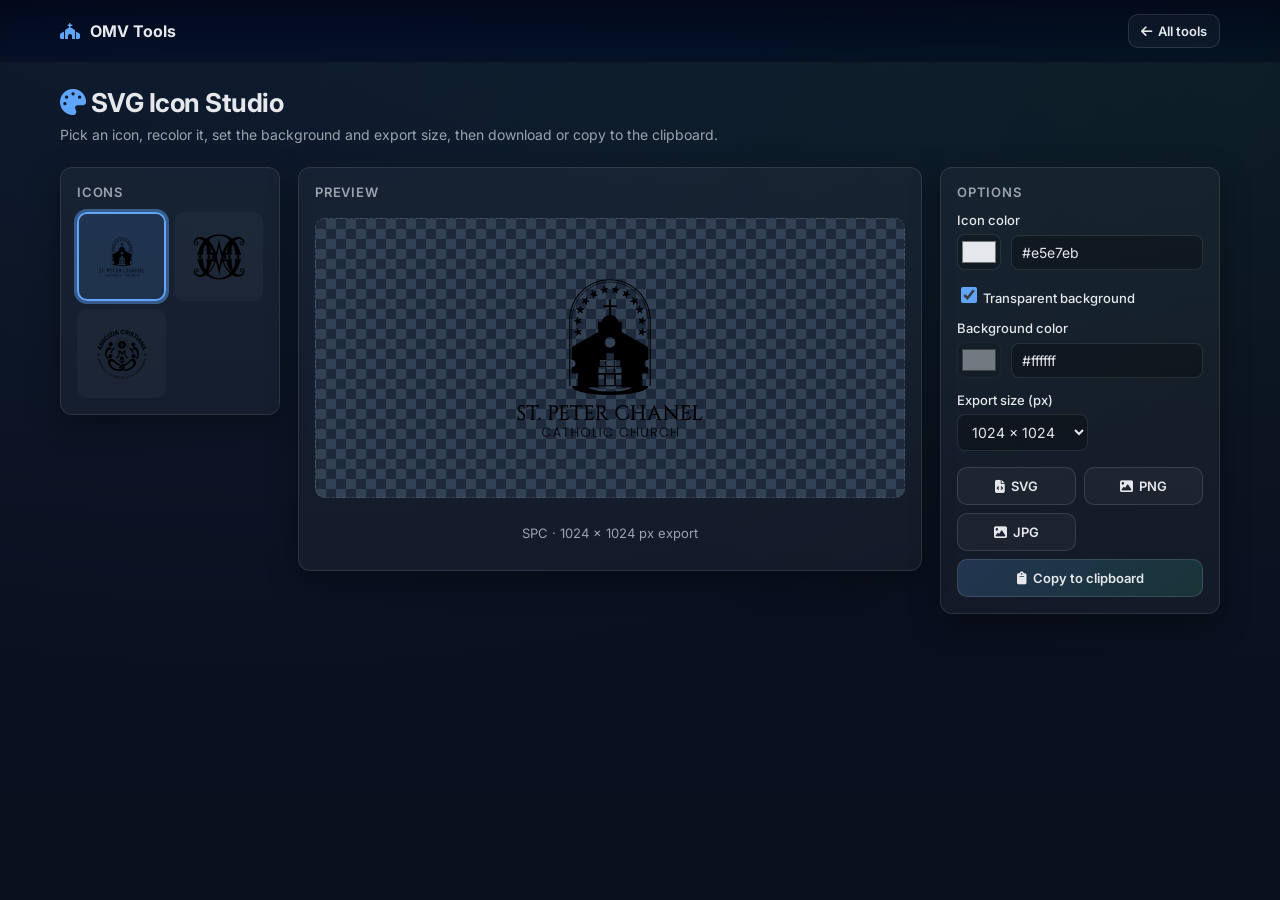
<file: svg-icon-studio.html>
<!DOCTYPE html>
<html lang="en">
<head>
  <meta charset="UTF-8">
  <meta name="viewport" content="width=device-width, initial-scale=1.0">
  <title>SVG Icon Studio — OMV Tools</title>
  <link rel="preconnect" href="https://fonts.googleapis.com">
  <link rel="preconnect" href="https://fonts.gstatic.com" crossorigin>
  <link href="https://fonts.googleapis.com/css2?family=Inter:wght@400;500;600;700&display=swap" rel="stylesheet">
  <link rel="stylesheet" href="https://cdnjs.cloudflare.com/ajax/libs/font-awesome/6.5.2/css/all.min.css">
  <style>
    :root {
      --bg: #0f172a;
      --card: rgba(255,255,255,0.04);
      --border: rgba(255,255,255,0.1);
      --text: #e5e7eb;
      --muted: #9ca3af;
      --brand: #60a5fa;
      --brand-2: #34d399;
      --ring: rgba(96,165,250,0.45);
      --radius: 12px;
      --shadow: 0 10px 30px rgba(0,0,0,0.35);
    }

    * { box-sizing: border-box; }

    body {
      margin: 0;
      min-height: 100vh;
      font-family: 'Inter', system-ui, -apple-system, Segoe UI, Roboto, sans-serif;
      color: var(--text);
      background: radial-gradient(1200px 800px at 20% -10%, rgba(56,189,248,0.08), transparent),
                  radial-gradient(1000px 700px at 100% 0%, rgba(34,197,94,0.07), transparent),
                  linear-gradient(180deg, #0b1020 0%, #0a0f1e 100%);
    }

    .nav {
      position: sticky;
      top: 0;
      z-index: 10;
      backdrop-filter: saturate(160%) blur(10px);
      background: linear-gradient(180deg, rgba(2,6,23,0.85), rgba(2,6,23,0.45));
      border-bottom: 1px solid rgba(255,255,255,0.06);
    }
    .nav-inner {
      max-width: 1200px;
      margin: 0 auto;
      padding: 14px 20px;
      display: flex;
      align-items: center;
      justify-content: space-between;
      gap: 12px;
    }
    .brand {
      display: inline-flex;
      align-items: center;
      gap: 10px;
      font-weight: 700;
      text-decoration: none;
      color: var(--text);
    }
    .brand i { color: var(--brand); }

    .main {
      max-width: 1200px;
      margin: 0 auto;
      padding: 24px 20px 40px;
    }

    h1 {
      margin: 0 0 6px;
      font-size: 26px;
      letter-spacing: -0.02em;
    }
    .subtitle {
      margin: 0 0 22px;
      color: var(--muted);
      font-size: 14px;
      line-height: 1.5;
    }

    .layout {
      display: grid;
      grid-template-columns: 220px 1fr 280px;
      gap: 18px;
      align-items: start;
    }

    .panel {
      background: var(--card);
      border: 1px solid var(--border);
      border-radius: var(--radius);
      padding: 16px;
      box-shadow: var(--shadow);
    }

    .panel h2 {
      margin: 0 0 12px;
      font-size: 13px;
      font-weight: 600;
      text-transform: uppercase;
      letter-spacing: 0.06em;
      color: var(--muted);
    }

    .icon-grid {
      display: grid;
      grid-template-columns: repeat(2, 1fr);
      gap: 8px;
    }

    .icon-btn {
      aspect-ratio: 1;
      display: flex;
      align-items: center;
      justify-content: center;
      padding: 10px;
      border-radius: 10px;
      border: 2px solid transparent;
      background: rgba(255,255,255,0.03);
      cursor: pointer;
      transition: border-color 0.15s, background 0.15s, transform 0.15s;
      color: var(--text);
    }
    .icon-btn:hover {
      background: rgba(96,165,250,0.1);
      border-color: rgba(96,165,250,0.25);
    }
    .icon-btn[aria-pressed="true"] {
      border-color: var(--brand);
      background: rgba(96,165,250,0.14);
      box-shadow: 0 0 0 3px var(--ring);
    }
    .icon-btn svg {
      width: 100%;
      height: 100%;
      max-width: 52px;
      max-height: 52px;
      pointer-events: none;
    }
    .icon-btn .label {
      position: absolute;
      width: 1px;
      height: 1px;
      overflow: hidden;
      clip: rect(0,0,0,0);
    }

    .preview-wrap {
      display: flex;
      flex-direction: column;
      align-items: center;
      gap: 14px;
      min-height: 320px;
    }

    .preview-stage {
      width: 100%;
      flex: 1;
      min-height: 280px;
      display: flex;
      align-items: center;
      justify-content: center;
      border-radius: 10px;
      border: 1px dashed rgba(255,255,255,0.12);
      position: relative;
      overflow: hidden;
    }

    .preview-stage.checker {
      background-color: #1e293b;
      background-image:
        linear-gradient(45deg, #334155 25%, transparent 25%),
        linear-gradient(-45deg, #334155 25%, transparent 25%),
        linear-gradient(45deg, transparent 75%, #334155 75%),
        linear-gradient(-45deg, transparent 75%, #334155 75%);
      background-size: 20px 20px;
      background-position: 0 0, 0 10px, 10px -10px, -10px 0;
    }

    .preview-stage.solid-bg {
      background-image: none;
    }

    #previewHost {
      display: flex;
      align-items: center;
      justify-content: center;
      line-height: 0;
    }

    #previewHost svg {
      display: block;
      max-width: 100%;
      max-height: 260px;
      width: auto;
      height: auto;
    }

    .preview-meta {
      font-size: 13px;
      color: var(--muted);
      text-align: center;
    }

    .control {
      margin-bottom: 14px;
    }
    .control:last-child { margin-bottom: 0; }

    .control label,
    .control .control-label {
      display: block;
      font-size: 13px;
      font-weight: 500;
      margin-bottom: 6px;
    }

    .row {
      display: flex;
      align-items: center;
      gap: 10px;
      flex-wrap: wrap;
    }

    input[type="color"] {
      width: 44px;
      height: 36px;
      padding: 2px;
      border: 1px solid var(--border);
      border-radius: 8px;
      background: rgba(0,0,0,0.2);
      cursor: pointer;
    }

    input[type="color"]:disabled {
      opacity: 0.4;
      cursor: not-allowed;
    }

    input[type="text"],
    select {
      flex: 1;
      min-width: 0;
      padding: 8px 10px;
      border-radius: 8px;
      border: 1px solid var(--border);
      background: rgba(0,0,0,0.25);
      color: var(--text);
      font: inherit;
      font-size: 14px;
    }

    input[type="checkbox"] {
      width: 16px;
      height: 16px;
      accent-color: var(--brand);
      cursor: pointer;
    }

    .checkbox-row {
      display: flex;
      align-items: center;
      gap: 8px;
      font-size: 14px;
      cursor: pointer;
      user-select: none;
    }

    .hex-input {
      width: 88px;
      flex: none;
      font-family: ui-monospace, monospace;
      font-size: 13px;
    }

    .btn-group {
      display: grid;
      grid-template-columns: 1fr 1fr;
      gap: 8px;
      margin-top: 16px;
    }

    .btn {
      display: inline-flex;
      align-items: center;
      justify-content: center;
      gap: 6px;
      padding: 10px 12px;
      border-radius: 10px;
      border: 1px solid rgba(255,255,255,0.12);
      color: var(--text);
      font: inherit;
      font-size: 13px;
      font-weight: 600;
      background: rgba(255,255,255,0.04);
      cursor: pointer;
      transition: background 0.15s, border-color 0.15s, transform 0.15s;
    }
    .btn:hover:not(:disabled) {
      background: rgba(96,165,250,0.12);
      border-color: var(--ring);
      transform: translateY(-1px);
    }
    .btn:disabled {
      opacity: 0.45;
      cursor: not-allowed;
    }
    .btn.primary {
      grid-column: span 2;
      background: linear-gradient(135deg, rgba(96,165,250,0.2), rgba(52,211,153,0.14));
    }

    .toast {
      position: fixed;
      bottom: 24px;
      left: 50%;
      transform: translateX(-50%) translateY(80px);
      background: #1e293b;
      border: 1px solid var(--border);
      padding: 10px 18px;
      border-radius: 10px;
      font-size: 14px;
      box-shadow: var(--shadow);
      opacity: 0;
      transition: transform 0.25s, opacity 0.25s;
      pointer-events: none;
      z-index: 100;
    }
    .toast.show {
      transform: translateX(-50%) translateY(0);
      opacity: 1;
    }

    @media (max-width: 960px) {
      .layout {
        grid-template-columns: 1fr;
      }
      .icon-grid {
        grid-template-columns: repeat(4, 1fr);
      }
    }

    @media (max-width: 520px) {
      .icon-grid {
        grid-template-columns: repeat(3, 1fr);
      }
      .btn-group {
        grid-template-columns: 1fr;
      }
      .btn.primary { grid-column: span 1; }
    }
  </style>
</head>
<body>
  <header class="nav">
    <div class="nav-inner">
      <a class="brand" href="index.html"><i class="fa-solid fa-church"></i> OMV Tools</a>
      <a class="btn" href="index.html" style="text-decoration:none;padding:8px 12px;"><i class="fa-solid fa-arrow-left"></i> All tools</a>
    </div>
  </header>

  <main class="main">
    <h1><i class="fa-solid fa-palette" style="color:var(--brand);"></i> SVG Icon Studio</h1>
    <p class="subtitle">Pick an icon, recolor it, set the background and export size, then download or copy to the clipboard.</p>

    <div class="layout">
      <aside class="panel">
        <h2>Icons</h2>
        <div class="icon-grid" id="iconGrid" role="listbox" aria-label="Icon selection"></div>
      </aside>

      <section class="panel preview-wrap">
        <h2 style="align-self:flex-start;margin:0 0 4px;">Preview</h2>
        <div class="preview-stage checker" id="previewStage">
          <div id="previewHost"></div>
        </div>
        <p class="preview-meta" id="previewMeta">1024 × 1024 px</p>
      </section>

      <aside class="panel">
        <h2>Options</h2>

        <div class="control">
          <span class="control-label">Icon color</span>
          <div class="row">
            <input type="color" id="fillColor" value="#e5e7eb" aria-label="Icon fill color">
            <input type="text" class="hex-input" id="fillHex" value="#e5e7eb" maxlength="7" spellcheck="false" aria-label="Icon color hex">
          </div>
        </div>

        <div class="control">
          <label class="checkbox-row">
            <input type="checkbox" id="transparentBg" checked>
            Transparent background
          </label>
        </div>

        <div class="control" id="bgColorControl">
          <span class="control-label">Background color</span>
          <div class="row">
            <input type="color" id="bgColor" value="#ffffff" disabled aria-label="Background color">
            <input type="text" class="hex-input" id="bgHex" value="#ffffff" maxlength="7" spellcheck="false" disabled aria-label="Background color hex">
          </div>
        </div>

        <div class="control">
          <label for="exportSize">Export size (px)</label>
          <select id="exportSize">
            <option value="64">64 × 64</option>
            <option value="128">128 × 128</option>
            <option value="256">256 × 256</option>
            <option value="512">512 × 512</option>
            <option value="1024" selected>1024 × 1024</option>
            <option value="2048">2048 × 2048</option>
            <option value="4096">4096 × 4096</option>
            <option value="8192">8192 × 8192</option>
          </select>
        </div>

        <div class="btn-group">
          <button type="button" class="btn" id="btnSvg"><i class="fa-solid fa-file-code"></i> SVG</button>
          <button type="button" class="btn" id="btnPng"><i class="fa-solid fa-image"></i> PNG</button>
          <button type="button" class="btn" id="btnJpg"><i class="fa-solid fa-image"></i> JPG</button>
          <button type="button" class="btn primary" id="btnCopy"><i class="fa-solid fa-clipboard"></i> Copy to clipboard</button>
        </div>
      </aside>
    </div>
  </main>

  <div class="toast" id="toast" role="status" aria-live="polite"></div>

  <script>
    (function () {
      const SHAPE_TAGS = new Set([
        'path', 'circle', 'ellipse', 'rect', 'polygon', 'polyline', 'line', 'text', 'use'
      ]);

      const ICONS = [
        {
          id: 'SPC',
          name: 'SPC',
          svg: '<svg xmlns="http://www.w3.org/2000/svg" xml:space="preserve" width="960" height="831.955" viewBox="0 0 960 831.955"><defs><clipPath clipPathUnits="userSpaceOnUse" id="a"><path d="M0 623.966h720V0H0Z"/></clipPath></defs><g clip-path="url(#a)" transform="matrix(1.33333 0 0 -1.33333 0 831.955)"><g style="fill:#000;fill-opacity:1;opacity:1"><path d="m0 0-13.69 12.647c-.968.924-1.636 1.926-1.986 2.981-.366 1.096-.551 2.052-.551 2.844 0 1.935.699 3.584 2.136 5.042 1.435 1.455 3.275 2.163 5.626 2.163 2.006 0 3.66-.566 5.056-1.73 1.352-1.126 2.01-2.644 2.01-4.64v-.79H.807v10.129h-3.662a29 29 0 0 1-3.335.553c-.879.096-1.715.144-2.484.144-2.78 0-5.177-.614-7.125-1.822-1.947-1.207-3.435-2.797-4.423-4.725-.981-1.91-1.478-3.926-1.478-5.992 0-1.429.296-2.981.881-4.612.597-1.667 1.648-3.211 3.126-4.588L-4.334-4.78a7.2 7.2 0 0 0 1.816-2.538c.419-.987.632-2.111.632-3.341 0-2.57-.812-4.55-2.484-6.051-1.685-1.515-3.732-2.348-6.078-2.476-1.874-.084-3.57.29-5.032 1.115-1.468.83-2.556 2.023-3.325 3.649-.769 1.621-1.049 3.564-.832 5.772l.085.867h-2.075l-.175-.55a22.6 22.6 0 0 1-.793-3.493 24.4 24.4 0 0 1-.287-3.629c0-1.153.074-2.139.222-2.928l.045-.24.173-.173c.998-.998 2.266-1.816 3.77-2.431a20 20 0 0 1 4.561-1.268c1.548-.235 2.91-.356 4.047-.356 4.189 0 7.572 1.297 10.057 3.855 2.478 2.553 3.734 5.895 3.734 9.936 0 1.461-.246 2.991-.731 4.547C2.492-2.905 1.484-1.387 0 0" style="fill:#000;fill-opacity:1;fill-rule:nonzero;stroke:none" transform="translate(65.716 121.31)"/></g><g style="fill:#000;fill-opacity:1;opacity:1"><path d="M0 0v10.851l-1.111-.495c-.251-.111-.786-.289-1.913-.501a49 49 0 0 0-3.11-.48 26 26 0 0 0-3.138-.202h-23.291c-.937 0-1.981.068-3.102.202-1.174.143-2.19.299-3.108.479-1.111.215-1.689.398-1.977.514l-1.084.435V0l2.275.23v1.896c0 .949.311 1.722.95 2.362.648.647 1.431.981 2.362 1.02h12.28l.001-40.755c-.039-1.009-.408-1.848-1.125-2.566-.709-.709-1.538-1.054-2.535-1.054h-1.694v-2.276h16.806v2.276h-1.694c-.998 0-1.827.345-2.536 1.054-.718.718-1.086 1.558-1.124 2.536V5.508l12.246.001c.922-.04 1.697-.376 2.369-1.028.658-.641.978-1.412.978-2.355V.23Z" style="fill:#000;fill-opacity:1;fill-rule:nonzero;stroke:none" transform="translate(115.606 140.575)"/></g><g style="fill:#000;fill-opacity:1;opacity:1"><path d="M0 0c-1.093 0-2.029-.382-2.784-1.135-.753-.754-1.134-1.69-1.134-2.784 0-1.095.381-2.03 1.134-2.782.752-.754 1.689-1.136 2.784-1.136s2.03.382 2.784 1.136c.753.753 1.134 1.689 1.134 2.782s-.381 2.028-1.135 2.785C2.028-.382 1.092 0 0 0" style="fill:#000;fill-opacity:1;fill-rule:nonzero;stroke:none" transform="translate(118.34 106.99)"/></g><g style="fill:#000;fill-opacity:1;opacity:1"><path d="M0 0v.001c-2.232 1.116-4.924 1.682-8.001 1.682H-27.02l.228-2.275h1.549c1 0 1.843-.347 2.577-1.063.728-.709 1.082-1.535 1.082-2.528l.001-38.485c-.039-1.008-.407-1.848-1.125-2.566-.709-.709-1.539-1.054-2.535-1.054h-1.694v-2.275h16.806v2.275h-1.694c-.997 0-1.826.345-2.535 1.054-.719.718-1.086 1.557-1.124 2.536v40.716h7.205c2.744 0 4.797-.863 6.276-2.637C-.508-6.412.272-8.843.318-11.878c.043-.692.021-1.404-.065-2.114-.089-.73-.199-1.335-.32-1.78-.559-1.85-1.387-3.301-2.461-4.312-1.09-1.025-2.277-1.75-3.525-2.153-1.298-.417-2.542-.662-3.696-.727-1.176-.068-2.538.013-4.046.236l-.906.135v-2.089l.422-.222c1.848-.974 3.789-1.541 5.768-1.688a14.9 14.9 0 0 1 5.762.697 15.2 15.2 0 0 1 4.987 2.751 13.8 13.8 0 0 1 3.54 4.533c.885 1.794 1.333 3.841 1.333 6.086 0 2.906-.62 5.46-1.843 7.589C4.036-2.793 2.264-1.132 0 0" style="fill:#000;fill-opacity:1;fill-rule:nonzero;stroke:none" transform="translate(175.007 147.996)"/></g><g style="fill:#000;fill-opacity:1;opacity:1"><path d="M0 0c-.717-1.702-1.555-3.243-2.492-4.582h-.001a9.14 9.14 0 0 0-3.49-2.977c-1.437-.707-3.343-1.065-5.664-1.065h-9.152v19.206H-9.84c.709 0 1.297-.251 1.795-.766a2.55 2.55 0 0 0 .752-1.849V6.134h2.275v12.565h-2.275v-1.763c0-.721-.246-1.327-.752-1.85-.509-.528-1.109-.802-1.795-.837h-10.959v19.902h13.671a3.3 3.3 0 0 0 1.866-.975c.645-.666.959-1.43.959-2.336v-2.042h2.275v10.766l-1.111-.494c-.251-.111-.786-.289-1.914-.502a48 48 0 0 0-3.11-.479 26 26 0 0 0-3.137-.202h-21.035l.229-2.275h1.548c1 0 1.843-.347 2.577-1.063.728-.709 1.082-1.535 1.082-2.528l.001-38.485c-.039-1.008-.407-1.848-1.125-2.566-.709-.709-1.539-1.054-2.535-1.054h-1.694v-2.275h30.198L2.545.483H.204Z" style="fill:#000;fill-opacity:1;fill-rule:nonzero;stroke:none" transform="translate(218.463 111.792)"/></g><g style="fill:#000;fill-opacity:1;opacity:1"><path d="M0 0a47 47 0 0 0-3.11-.48 26 26 0 0 0-3.138-.203h-23.29c-.938 0-1.983.069-3.103.203-1.174.142-2.19.298-3.109.479-1.11.215-1.688.397-1.977.514l-1.084.434V-9.855l2.276.23v1.896c0 .948.311 1.721.95 2.362.647.646 1.431.98 2.362 1.019h12.28l.001-40.755c-.039-1.008-.408-1.847-1.125-2.566-.709-.709-1.538-1.054-2.535-1.054h-1.694v-2.275H-9.49v2.275h-1.695c-.996 0-1.826.345-2.535 1.054-.718.719-1.086 1.559-1.124 2.536v40.785l12.246.001c.922-.04 1.697-.376 2.369-1.027.658-.643.978-1.413.978-2.355v-1.896l2.275-.23V.995L1.913.501C1.662.39 1.127.212 0 0" style="fill:#000;fill-opacity:1;fill-rule:nonzero;stroke:none" transform="translate(262.695 150.43)"/></g><g style="fill:#000;fill-opacity:1;opacity:1"><path d="M0 0c-.717-1.703-1.556-3.244-2.492-4.582a9.16 9.16 0 0 0-3.49-2.977c-1.438-.707-3.344-1.065-5.665-1.065h-9.152v19.206h10.96c.709 0 1.296-.251 1.794-.766a2.55 2.55 0 0 0 .753-1.849V6.134h2.274v12.565h-2.274v-1.763c0-.721-.247-1.327-.752-1.85-.51-.528-1.11-.802-1.795-.837h-10.96v19.902h13.671a3.3 3.3 0 0 0 1.866-.975c.645-.666.959-1.43.959-2.336v-2.042h2.275v10.766l-1.111-.494c-.251-.111-.786-.289-1.914-.502a48 48 0 0 0-3.11-.479 26 26 0 0 0-3.137-.202h-21.034l.227-2.275h1.549c1 0 1.843-.347 2.577-1.063.729-.709 1.083-1.536 1.083-2.528V-6.464c-.039-1.008-.407-1.848-1.125-2.566-.709-.709-1.539-1.054-2.535-1.054h-1.693v-2.275h30.198L2.545.483H.204Z" style="fill:#000;fill-opacity:1;fill-rule:nonzero;stroke:none" transform="translate(303.906 111.792)"/></g><g style="fill:#000;fill-opacity:1;opacity:1"><path d="M0 0a11 11 0 0 0-2.821 1.752l-.001.001a30 30 0 0 0-2.716 2.648c-.673.719-1.499 1.705-2.455 2.935a164 164 0 0 0-2.872 3.806 225 225 0 0 0-3.307 4.665 37 37 0 0 1-2.488 2.951q-.453.485-.885.872c1.51.304 2.919.918 4.207 1.839 1.882 1.343 3.391 3.112 4.486 5.255 1.095 2.141 1.651 4.415 1.651 6.755 0 2.127-.334 4.061-.993 5.746-.663 1.693-1.625 3.166-2.859 4.378-1.237 1.21-2.772 2.148-4.565 2.786-1.773.631-3.768.95-5.93.95h-19.561v-2.275h1.693c.996 0 1.825-.345 2.535-1.055.718-.719 1.087-1.558 1.124-2.535l.001-38.486c-.038-1.008-.407-1.847-1.125-2.566-.709-.709-1.538-1.054-2.535-1.054h-1.693v-2.275h16.735v2.275h-1.624c-1.002 0-1.844.347-2.577 1.062-.728.709-1.082 1.536-1.082 2.528v40.646c1.443.004 2.728.016 3.846.035a45 45 0 0 0 3.942-.104c2.388-.128 4.238-1.024 5.657-2.739 1.427-1.726 2.173-4.098 2.218-7.088.043-.69.021-1.401-.066-2.114a13 13 0 0 0-.317-1.774c-.6-1.926-1.473-3.366-2.596-4.28-1.149-.937-2.396-1.562-3.706-1.858-1.39-.314-2.675-.495-3.827-.537a45 45 0 0 0-3.621.001l-.816.026v-2.303h.79c1.057 0 2.02-.41 2.943-1.253a23 23 0 0 0 2.795-3.053q.14-.211 1.054-1.51.902-1.287 2.153-3.089a923 923 0 0 1 2.539-3.653 390 390 0 0 1 2.228-3.168c.633-.892 1.02-1.43 1.187-1.651.76-.904 1.699-1.856 2.791-2.828 1.128-1.006 2.524-1.859 4.148-2.536 1.639-.687 3.602-1.035 5.833-1.035h4.613v2.275h-.79C2.11-.632.985-.419 0 0" style="fill:#000;fill-opacity:1;fill-rule:nonzero;stroke:none" transform="translate(352.226 102.34)"/></g><g style="fill:#000;fill-opacity:1;opacity:1"><path d="M0 0c-.496-4.576-1.668-8.257-3.485-10.938-1.807-2.667-4.068-4.608-6.718-5.768-2.693-1.179-5.662-1.776-8.808-1.776-3.724.088-7.035 1.073-9.839 2.927-2.806 1.858-5.028 4.487-6.603 7.814-1.588 3.352-2.393 7.332-2.393 11.829 0 4.495.805 8.462 2.392 11.792 1.575 3.303 3.817 5.906 6.666 7.739 2.848 1.831 6.27 2.76 10.175 2.76 3.993 0 7.542-1.02 10.546-3.029 2.968-1.988 4.963-4.954 5.929-8.818l.15-.598H.166l-1.568 11.057-.298.196c-2.093 1.378-4.578 2.543-7.386 3.462-2.823.926-6.029 1.396-9.527 1.396-5.209 0-9.818-1.098-13.699-3.264-3.891-2.173-6.954-5.247-9.1-9.136-2.142-3.88-3.228-8.465-3.228-13.626 0-5.26 1.098-9.893 3.264-13.77 2.172-3.892 5.234-6.952 9.102-9.1 3.853-2.141 8.307-3.251 13.245-3.297 3.275 0 6.231.472 8.786 1.404 2.558.932 4.815 2.219 6.707 3.824a22.5 22.5 0 0 1 4.719 5.512l.097.161L2.194.705H.076Z" style="fill:#000;fill-opacity:1;fill-rule:nonzero;stroke:none" transform="translate(422.984 120.607)"/></g><g style="fill:#000;fill-opacity:1;opacity:1"><path d="M0 0h1.693c1 0 1.844-.348 2.578-1.062.728-.71 1.083-1.538 1.083-2.529v-17.703h-26.856l-.001 17.673c.039 1.009.407 1.848 1.127 2.566.708.71 1.537 1.055 2.534 1.055h1.693v2.274h-16.806V0h1.694c.996 0 1.825-.346 2.535-1.056.718-.718 1.085-1.557 1.124-2.535l.001-38.485c-.04-1.008-.407-1.848-1.125-2.567-.709-.709-1.538-1.053-2.535-1.053h-1.694v-2.276h16.806v2.276h-1.693c-.998 0-1.827.344-2.535 1.053-.719.719-1.087 1.558-1.125 2.537v17.147H5.354v-17.147c0-.992-.355-1.819-1.083-2.529-.734-.715-1.577-1.061-2.578-1.061H0v-2.276h16.806v2.276h-1.695c-.996 0-1.825.344-2.535 1.053-.719.72-1.086 1.559-1.123 2.537L11.452-3.62c.038 1.007.405 1.846 1.124 2.564.71.71 1.54 1.056 2.535 1.056h1.695v2.274H0Z" style="fill:#000;fill-opacity:1;fill-rule:nonzero;stroke:none" transform="translate(463.908 147.404)"/></g><g style="fill:#000;fill-opacity:1;opacity:1"><path d="M0 0h-14.849l7.567 19.323zm15.278-17.384-.002.001c-1.004.581-1.83 1.593-2.449 2.993L-5.805 30.175l-.202.485h-1.941v-.79c0-.161-.045-.568-.345-1.495a30 30 0 0 0-.882-2.373c-.345-.831-.772-1.822-1.284-2.986l-15.855-37.661c-.655-1.285-1.445-2.208-2.348-2.742-1.006-.595-1.981-.897-2.9-.897h-1.415v-2.276h15.554v2.276h-1.416c-.404 0-.797.128-1.201.391-.39.255-.663.615-.836 1.1-.145.406-.12.944.052 1.534l4.54 11.594H1.38l4.317-11.454c.514-1.534.006-2.094-.16-2.277-.545-.597-1.127-.888-1.78-.888H2.341v-2.276h17.223v2.276h-1.347c-.922 0-1.911.303-2.939.9" style="fill:#000;fill-opacity:1;fill-rule:nonzero;stroke:none" transform="translate(518.638 119.992)"/></g><g style="fill:#000;fill-opacity:1;opacity:1"><path d="M0 0h2.11c.995 0 1.802-.323 2.466-.986.671-.672 1.016-1.489 1.054-2.466v-32.456L-30.894 3.067l-.233.25h-1.931l.109-.885c.411-3.377.62-6.269.62-8.595v-36.083c0-.949-.334-1.743-1.02-2.43-.686-.686-1.482-1.02-2.431-1.02h-2.112v-2.276h15.903v2.276H-24.1c-.95 0-1.745.334-2.431 1.02-.687.687-1.021 1.481-1.021 2.43l-.056 32.524L8.974-48.696l.234-.249h1.872l-.121.896a69 69 0 0 0-.482 4.57 63 63 0 0 0-.137 4.222l-.001 35.775c.039 1.003.392 1.816 1.081 2.488.689.669 1.488.994 2.441.994h2.041v2.274H0Z" style="fill:#000;fill-opacity:1;fill-rule:nonzero;stroke:none" transform="translate(580.547 147.404)"/></g><g style="fill:#000;fill-opacity:1;opacity:1"><path d="M0 0c-.717-1.704-1.556-3.246-2.491-4.582A9.16 9.16 0 0 0-5.98-7.559c-1.44-.707-3.346-1.065-5.667-1.065h-9.152v19.206h10.96c.71 0 1.298-.251 1.795-.765a2.55 2.55 0 0 0 .751-1.85V6.134h2.276v12.565h-2.276v-1.763c0-.722-.245-1.328-.75-1.85-.51-.528-1.109-.802-1.796-.837h-10.96v19.902h13.671a3.3 3.3 0 0 0 1.866-.975c.646-.667.96-1.431.96-2.336v-2.042h2.275v10.766l-1.112-.494c-.251-.111-.785-.289-1.913-.502a48 48 0 0 0-3.109-.479 26 26 0 0 0-3.138-.202h-21.037l.231-2.275h1.547c1.001 0 1.845-.347 2.579-1.062.728-.71 1.082-1.537 1.082-2.529l.001-38.484c-.041-1.01-.409-1.85-1.126-2.567-.709-.709-1.539-1.054-2.536-1.054h-1.694v-2.275h30.201L2.546.483H.204Z" style="fill:#000;fill-opacity:1;fill-rule:nonzero;stroke:none" transform="translate(635.49 111.792)"/></g><g style="fill:#000;fill-opacity:1;opacity:1"><path d="m0 0-.204-.483C-.921-2.188-1.76-3.729-2.695-5.065a9.14 9.14 0 0 0-3.49-2.977c-1.438-.707-3.344-1.065-5.666-1.065h-9.152l-.001 40.615c.039 1.008.407 1.846 1.127 2.566.708.71 1.537 1.055 2.534 1.055h1.695v2.274h-16.807v-2.274h1.694c.995 0 1.825-.346 2.535-1.056.718-.718 1.086-1.556 1.125-2.535l.001-38.484c-.04-1.01-.409-1.85-1.126-2.568-.71-.709-1.539-1.053-2.535-1.053h-1.694v-2.276h30.2L2.343 0Z" style="fill:#000;fill-opacity:1;fill-rule:nonzero;stroke:none" transform="translate(675.156 112.275)"/></g><g style="fill:#000;fill-opacity:1;opacity:1"><path d="M0 0q1.99 3.606 5.442 5.62 3.45 2.012 7.698 2.012 5.176 0 8.871-2.455 3.693-2.456 5.375-6.924h-3.628q-1.327 3.14-4.048 4.91t-6.57 1.77q-3.408 0-6.128-1.592t-4.269-4.58q-1.55-2.987-1.549-6.924 0-3.936 1.549-6.902 1.549-2.963 4.269-4.556t6.128-1.593q3.849 0 6.57 1.748 2.72 1.746 4.048 4.844h3.628q-1.681-4.425-5.397-6.857-3.717-2.435-8.849-2.434-4.248 0-7.698 2.014Q1.99-19.888 0-16.302q-1.99 3.582-1.991 8.139Q-1.991-3.605 0 0" style="fill:#000;fill-opacity:1;fill-rule:nonzero;stroke:none" transform="translate(129.167 65.846)"/></g><g style="fill:#000;fill-opacity:1;opacity:1"><path d="m0 0-6.106 16.724L-12.211 0Zm.929-2.566h-14.07l-2.698-7.345h-3.274l11.282 30.528h3.495L6.901-9.911H3.628Z" style="fill:#000;fill-opacity:1;fill-rule:nonzero;stroke:none" transform="translate(184.116 52.11)"/></g><g style="fill:#000;fill-opacity:1;opacity:1"><path d="M0 0v-2.566h-8.583v-28.36h-3.097v28.36h-8.627V0Z" style="fill:#000;fill-opacity:1;fill-rule:nonzero;stroke:none" transform="translate(218.492 73.124)"/></g><g style="fill:#000;fill-opacity:1;opacity:1"><path d="M0 0v-30.926h-3.097v14.468h-16.768v-14.468h-3.096V0h3.096v-13.892h16.768V0z" style="fill:#000;fill-opacity:1;fill-rule:nonzero;stroke:none" transform="translate(250.788 73.124)"/></g><g style="fill:#000;fill-opacity:1;opacity:1"><path d="M0 0q2.744 1.594 4.335 4.58 1.594 2.986 1.593 6.923 0 3.938-1.593 6.903Q2.744 21.37 0 22.962t-6.194 1.593q-3.452 0-6.194-1.593t-4.336-4.556q-1.593-2.966-1.593-6.903t1.593-6.923T-12.388 0q2.742-1.592 6.194-1.592Q-2.744-1.592 0 0m-13.981-2.278q-3.495 2.012-5.508 5.619t-2.013 8.162q0 4.558 2.013 8.163 2.013 3.607 5.508 5.62t7.787 2.012q4.335 0 7.83-2.012t5.487-5.62q1.99-3.605 1.991-8.163 0-4.556-1.991-8.162T1.636-2.278t-7.83-2.013q-4.292 0-7.787 2.013" style="fill:#000;fill-opacity:1;fill-rule:nonzero;stroke:none" transform="translate(282.378 46.18)"/></g><g style="fill:#000;fill-opacity:1;opacity:1"><path d="M0 0h11.105v-2.521H-3.097v30.926H0Z" style="fill:#000;fill-opacity:1;fill-rule:nonzero;stroke:none" transform="translate(304.676 44.72)"/></g><path d="M327.725 42.199h-3.097v30.926h3.097z" style="fill:#000;fill-opacity:1;fill-rule:nonzero;stroke:none;opacity:1"/><g style="fill:#000;fill-opacity:1;opacity:1"><path d="M0 0q1.99 3.606 5.442 5.62 3.45 2.012 7.698 2.012 5.176 0 8.871-2.455 3.693-2.456 5.375-6.924h-3.628q-1.326 3.14-4.048 4.91t-6.57 1.77q-3.407 0-6.128-1.592t-4.269-4.58q-1.55-2.987-1.549-6.924 0-3.936 1.549-6.902 1.549-2.963 4.269-4.556t6.128-1.593q3.849 0 6.57 1.748 2.722 1.746 4.048 4.844h3.628q-1.681-4.425-5.397-6.857-3.717-2.435-8.849-2.434-4.248 0-7.698 2.014Q1.99-19.888 0-16.302q-1.99 3.582-1.991 8.139Q-1.991-3.605 0 0" style="fill:#000;fill-opacity:1;fill-rule:nonzero;stroke:none" transform="translate(339.759 65.846)"/></g><g style="fill:#000;fill-opacity:1;opacity:1"><path d="M0 0q1.991 3.606 5.442 5.62 3.451 2.012 7.699 2.012 5.174 0 8.871-2.455 3.693-2.456 5.374-6.924h-3.628q-1.327 3.14-4.047 4.91-2.722 1.77-6.57 1.77-3.408 0-6.128-1.592t-4.269-4.58q-1.55-2.987-1.55-6.924 0-3.936 1.55-6.902 1.548-2.963 4.269-4.556t6.128-1.593q3.848 0 6.57 1.748 2.72 1.746 4.047 4.844h3.628q-1.68-4.425-5.397-6.857-3.716-2.435-8.848-2.434-4.248 0-7.699 2.014Q1.992-19.888 0-16.302q-1.99 3.582-1.991 8.139Q-1.991-3.605 0 0" style="fill:#000;fill-opacity:1;fill-rule:nonzero;stroke:none" transform="translate(394.839 65.846)"/></g><g style="fill:#000;fill-opacity:1;opacity:1"><path d="M0 0v-30.926h-3.097v14.468h-16.767v-14.468h-3.097V0h3.097v-13.892h16.767V0z" style="fill:#000;fill-opacity:1;fill-rule:nonzero;stroke:none" transform="translate(455.76 73.124)"/></g><g style="fill:#000;fill-opacity:1;opacity:1"><path d="M0 0v-19.467q0-4.602 2.19-6.813 2.19-2.213 5.994-2.213 3.805 0 5.95 2.19 2.147 2.19 2.147 6.836V0h3.097v-19.422q0-5.885-3.12-8.85T8.14-31.236q-5 0-8.118 2.964-3.12 2.965-3.12 8.85V0z" style="fill:#000;fill-opacity:1;fill-rule:nonzero;stroke:none" transform="translate(470.228 73.124)"/></g><g style="fill:#000;fill-opacity:1;opacity:1"><path d="M0 0h6.239q3.626 0 5.464 1.768 1.835 1.77 1.836 4.734 0 3.054-1.77 4.713t-5.575 1.659H0Zm13.361-15.441L5.708-2.523H0v-12.918h-3.097v30.926h9.291q5.178-.001 7.852-2.479 2.678-2.478 2.678-6.504 0-3.362-1.925-5.729-1.924-2.367-5.686-3.074l7.964-13.14z" style="fill:#000;fill-opacity:1;fill-rule:nonzero;stroke:none" transform="translate(504.028 57.64)"/></g><g style="fill:#000;fill-opacity:1;opacity:1"><path d="M0 0q1.99 3.606 5.441 5.62 3.452 2.012 7.698 2.012 5.177 0 8.871-2.455t5.376-6.924h-3.628q-1.327 3.14-4.049 4.91-2.72 1.77-6.57 1.77-3.406 0-6.127-1.592t-4.27-4.58Q1.194-4.226 1.194-8.163q0-3.936 1.548-6.902 1.55-2.963 4.27-4.556t6.127-1.593q3.85 0 6.57 1.748 2.722 1.746 4.049 4.844h3.628q-1.683-4.425-5.397-6.857-3.718-2.435-8.85-2.434-4.246 0-7.698 2.014Q1.99-19.888 0-16.302q-1.99 3.582-1.991 8.139Q-1.991-3.605 0 0" style="fill:#000;fill-opacity:1;fill-rule:nonzero;stroke:none" transform="translate(531.9 65.846)"/></g><g style="fill:#000;fill-opacity:1;opacity:1"><path d="M0 0v-30.926h-3.098v14.468h-16.767v-14.468h-3.097V0h3.097v-13.892h16.767V0z" style="fill:#000;fill-opacity:1;fill-rule:nonzero;stroke:none" transform="translate(592.823 73.124)"/></g><g style="fill:#000;fill-opacity:1;opacity:1"><path d="M0 0c-77.08 0-139.8-62.76-139.8-139.91v-225.8h3.88v225.8C-135.92-64.9-74.94-3.88 0-3.88c74.95 0 135.92-61.02 135.92-136.03v-225.8h3.88v225.8C139.8-62.76 77.09 0 0 0" style="fill:#000;fill-opacity:1;fill-rule:nonzero;stroke:none" transform="translate(360 582.077)"/></g><g style="opacity:1"><path d="M0 0c-.02-.22-.03-.43-.03-.65V0Z" style="fill:none;fill-opacity:1;fill-rule:nonzero;stroke:none" transform="translate(228.86 216.367)"/></g><g style="opacity:1"><path d="M0 0v-.65c0 .22-.01.43-.03.65Z" style="fill:none;fill-opacity:1;fill-rule:nonzero;stroke:none" transform="translate(491.17 216.367)"/></g><g style="opacity:1"><path d="M0 0v3.16h-25.79v21.13h-.01V0h-22.31v-19.22h19.15V-.01h3.16v-19.21H0V-.01h3.16v-19.21h18.52V0Zm109.21 135.7-9.11 2.72-.23 9.5-5.4-7.82-9.1 2.72 5.77-7.55-5.4-7.82 8.96 3.15 5.77-7.55-.23 9.5zm-.01-37.9-9.16 2.55-.4 9.5-5.25-7.92-9.16 2.55 5.91-7.44-5.26-7.92 8.91 3.31 5.9-7.44-.4 9.49zm-8.35 79.78-9.49-.44-3.35 8.9-2.52-9.16-9.49-.44 7.93-5.23-2.52-9.16 7.42 5.93 7.94-5.23-3.35 8.9zm-25.14 26.3 5.12 8.01-8.85-3.47-6.03 7.34.56-9.48-8.85-3.47 9.2-2.4.57-9.48 5.11 8.01 9.2-2.4zm-28.9 26.03 1.97 9.29-7.06-6.35-8.23 4.75 3.86-8.68-7.06-6.36 9.45.99 3.87-8.68 1.97 9.29 9.46 1zm-28.24 13.11-9.35 1.65-1.32 9.41-4.47-8.38-9.35 1.65 6.59-6.84-4.46-8.39 8.54 4.16 6.6-6.84-1.32 9.42zm-39.3 4.33-9.35-1.65-4.47 8.38-1.32-9.41-9.36-1.65 8.55-4.16-1.32-9.42 6.6 6.84 8.54-4.16-4.46 8.39zm-43.28-18.43 3.87 8.68-8.23-4.75-7.06 6.35 1.97-9.29-8.23-4.75 9.45-1 1.98-9.29 3.86 8.68 9.46-.99zm-29.15-22.64.56 9.48-6.03-7.34-8.85 3.47 5.12-8.01-6.03-7.34 9.19 2.4 5.12-8.01.57 9.48 9.2 2.4zm-9.49-29.84-9.49.44-2.52 9.16-3.35-8.9-9.49.44 7.42-5.93-3.34-8.9 7.93 5.23 7.43-5.93-2.52 9.16zm-9.23-71.96-9.16-2.55-5.25 7.92-.41-9.5-9.15-2.55 8.91-3.32-.41-9.49 5.91 7.44 8.91-3.31-5.26 7.92zm-.14 38.34-9.1-2.72-5.4 7.82-.23-9.5-9.11-2.72 8.97-3.15-.23-9.5 5.77 7.55 8.96-3.15-5.4 7.82z" style="fill:none;fill-opacity:1;fill-rule:nonzero;stroke:none" transform="translate(373.24 303.817)"/></g><g style="fill:#fff;fill-opacity:1;stroke:#000;stroke-opacity:1;stroke-width:2.25000006;stroke-miterlimit:4;stroke-dasharray:none;paint-order:stroke fill markers;opacity:1"><path d="m0 0 .23-9.5-5.77 7.55-8.96-3.15 5.4 7.82-5.77 7.55 9.1-2.72 5.4 7.82.23-9.5 9.11-2.72zm.45-47.56-5.9 7.44-8.91-3.31 5.26 7.92-5.91 7.44 9.16-2.55L-.6-22.7l.4-9.5 9.16-2.55-8.91-3.32zm-24.69 91.45 9.49.44 2.52 9.16 3.35-8.9 9.49.44-7.43-5.93 3.35-8.9-7.94 5.23-7.42-5.93 2.52 9.16zm-8.57 14.49-.57 9.48-9.2 2.4 8.85 3.47-.56 9.48 6.03-7.34 8.85 3.47-5.12-8.01 6.03-7.34-9.2 2.4zm-21.85 33.23-1.97-9.29L-60.5 91l-9.45-.99 7.06 6.36-3.86 8.68 8.23-4.75 7.06 6.35-1.97-9.29 8.23-4.75zm-35.55 14.7 1.32-9.42-6.6 6.84-8.54-4.16 4.46 8.39-6.59 6.84 9.35-1.65 4.47 8.38 1.32-9.41 9.35-1.65zm-32.89-6.74-8.54 4.16-6.6-6.84 1.32 9.42-8.55 4.16 9.36 1.65 1.32 9.41 4.47-8.38 9.35 1.65-6.59-6.84zM-166.64 91l-3.86-8.68-1.98 9.29-9.45 1 8.23 4.75-1.97 9.29 7.06-6.35 8.23 4.75-3.87-8.68 7.07-6.36zm-27.11-23.14-.57-9.48-5.12 8.01-9.19-2.4 6.03 7.34-5.12 8.01 8.85-3.47 6.03 7.34-.56-9.48 8.85-3.47zM-208.3 29.5l-7.43 5.93-7.93-5.23 3.34 8.9-7.42 5.93 9.49-.44 3.35 8.9 2.52-9.16 9.49-.44-7.93-5.23zm-4.47-72.93-8.91 3.31-5.91-7.44.41 9.49-8.91 3.32 9.15 2.55.41 9.5 5.25-7.92 9.16 2.55-5.91-7.44zm.14 38.33-8.96 3.15-5.77-7.55.23 9.5-8.97 3.15 9.11 2.72.23 9.5 5.4-7.82 9.1 2.72-5.77-7.55zm99.15 140.98c-72.44 0-131.17-58.72-131.17-131.17v-92.89l91.85 51.84v34.41h11.79c1.8 12.75 12.25 22.72 25.22 23.8v28.66h-19.96v4.67h19.96v20.17h4.67V55.2h19.96v-4.67h-19.96V21.87C-98.15 20.8-87.7 10.82-85.9-1.93h11.79v-34.41l91.8-51.82V4.71c0 72.45-58.72 131.17-131.17 131.17" style="fill:none;fill-opacity:1;fill-rule:nonzero;stroke:#000;stroke-opacity:1;stroke-width:2.25000006;stroke-miterlimit:4;stroke-dasharray:none;paint-order:stroke fill markers" transform="translate(473.48 436.367)"/></g><g transform="translate(491.17 215.717)" style="fill:#000;fill-opacity:1;opacity:1"/><g style="fill:#fff;fill-opacity:1;opacity:1"><path d="M0 0c-.52-.88-1.36-1.75-2.5-2.57-1.88-1.39-4.58-2.69-7.97-3.88-13.08-4.62-36.47-7.7-63.14-7.7s-50.05 3.08-63.13 7.7c-3.39 1.19-6.09 2.49-7.97 3.88-1.14.82-1.98 1.69-2.5 2.57h21.85s1.64-.57 6.1-.57c4.47 0 6.11.57 6.11.57v3.88h78.69V0s1.64-.57 6.11-.57 6.1.57 6.1.57z" style="fill:none;fill-opacity:1;fill-rule:nonzero;stroke:none" transform="translate(433.83 211.057)"/></g><g style="fill:#fff;fill-opacity:1;opacity:1"><path d="M0 0v-43.16h-20.55c0 .22.01.43.03.65h-.03V0Z" style="fill:none;fill-opacity:1;fill-rule:nonzero;stroke:none" transform="translate(249.38 258.877)"/></g><g style="opacity:1"><path d="M0 0c-.02-.22-.03-.43-.03-.65V0Z" style="fill:#967c5c;fill-opacity:1;fill-rule:nonzero;stroke:none" transform="translate(228.86 216.367)"/></g><g style="fill:#fff;fill-opacity:1;opacity:1"><path d="M0 0h-.03C-.01-.22 0-.43 0-.65h-20.5v43.16H0Z" style="fill:none;fill-opacity:1;fill-rule:nonzero;stroke:none" transform="translate(491.17 216.367)"/></g><g style="opacity:1"><path d="M0 0v-.65c0 .22-.01.43-.03.65Z" style="fill:#967c5c;fill-opacity:1;fill-rule:nonzero;stroke:none" transform="translate(491.17 216.367)"/></g><g transform="translate(491.17 348.207)" style="stroke:none;stroke-opacity:1;fill:#000;fill-opacity:1;opacity:1"/><g transform="translate(357.69 458.237)" style="fill:#000;fill-opacity:1;opacity:1"/><g transform="translate(382.32 491.567)" style="fill:#000;fill-opacity:1;opacity:1"/><path d="M347.45 325.517h-.01v2.59h.01z" style="fill:#d2c8af;fill-opacity:1;fill-rule:nonzero;stroke:none;opacity:1"/><path d="M373.24 306.977h-25.79v21.13h25.79z" style="fill:none;fill-opacity:1;fill-rule:nonzero;stroke:none;opacity:1"/><g style="fill:#fff;fill-opacity:1;opacity:1"><path d="M0 0v-19.22h-18.52V-.01h-3.16v-19.21h-25.8V-.01h-3.16v-19.21h-19.15V0h22.31v24.29h.01V3.16h25.79V0Z" style="fill:none;fill-opacity:1;fill-rule:nonzero;stroke:none" transform="translate(394.92 303.817)"/></g><path d="M339.97 218.097h-19.29v36.69h19.29zm4.31 42.16h-23.6v21.18h23.6zm55.09 0H376.4v21.18h22.97zm0-42.16H380.3v36.69h19.07z" style="fill:none;fill-opacity:1;fill-rule:nonzero;stroke:none;opacity:1"/><path d="M347.44 303.807h-3.16v.01h3.16z" style="fill:#eadfcd;fill-opacity:1;fill-rule:nonzero;stroke:none;opacity:1"/><path d="M374.83 218.097h-29.39v36.69h29.39zm-1.59 42.16h-25.8v21.18h25.8z" style="fill:none;fill-opacity:1;fill-rule:nonzero;stroke:none;opacity:1"/><path d="M376.4 303.807h-3.16v.01h3.16z" style="fill:#eadfcd;fill-opacity:1;fill-rule:nonzero;stroke:none;opacity:1"/><path d="M394.92 303.807h-21.68v.01h21.68z" style="fill:#d2c8af;fill-opacity:1;fill-rule:nonzero;stroke:none;opacity:1"/><g style="opacity:1"><path d="M0 0v-24.3h-22.32v.01H-.01V0z" style="fill:#d2c8af;fill-opacity:1;fill-rule:nonzero;stroke:none" transform="translate(347.45 328.107)"/></g><g style="fill:#fff;fill-opacity:1;opacity:1"><path d="M0 0c-.8-7.7-7.34-13.74-15.25-13.74C-23.17-13.74-29.7-7.7-30.5 0c-.05.53-.08 1.05-.08 1.59 0 .27.01.55.02.82.43 8.08 7.12 14.51 15.31 14.51 8.18 0 14.88-6.43 15.31-14.51.01-.27.02-.55.02-.82C.08 1.05.05.53 0 0m3.22 2.41C2.91 9.6-1.53 15.73-7.77 18.5a18.3 18.3 0 0 1-7.48 1.58c-2.66 0-5.19-.56-7.48-1.58-6.25-2.77-10.68-8.9-10.99-16.09-.01-.27-.02-.54-.02-.82 0-.53.02-1.06.07-1.59.81-9.45 8.76-16.9 18.42-16.9C-5.6-16.9 2.36-9.45 3.17 0a17 17 0 0 1 .05 2.41" style="fill:none;fill-opacity:1;fill-rule:nonzero;stroke:none" transform="translate(375.28 364.017)"/></g><g style="fill:#fff;fill-opacity:1;opacity:1"><path d="M0 0c0-.54-.03-1.06-.08-1.59-.8-7.7-7.34-13.74-15.25-13.74-7.92 0-14.45 6.04-15.25 13.74-.05.53-.08 1.05-.08 1.59 0 .27.01.55.02.82.43 8.08 7.12 14.51 15.31 14.51C-7.15 15.33-.45 8.9-.02.82-.01.55 0 .27 0 0" style="fill:none;fill-opacity:1;fill-rule:nonzero;stroke:none" transform="translate(375.36 365.607)"/></g><g transform="translate(411.58 289.287)" style="fill:#000;fill-opacity:1;opacity:1"/><g style="opacity:1"><path style="fill:#000;fill-opacity:1;fill-rule:nonzero;stroke:none" d="M0 0v-78.23s-1.64-.57-6.11-.57c-4.46 0-6.1.57-6.1.57V0Zm170.48-8.6c-.12-.02-.23-.02-.36-.02-7.03 0-12.77 5.74-12.77 12.77 0 7.05 5.74 12.77 12.77 12.77.13 0 .24 0 .36-.02zM57.77 74.73c-.81-9.45-8.77-16.9-18.42-16.9-9.66 0-17.61 7.45-18.42 16.9a17 17 0 0 0-.05 2.41c.31 7.19 4.74 13.32 10.99 16.09a18.3 18.3 0 0 0 7.48 1.58c2.66 0 5.19-.56 7.48-1.58 6.24-2.77 10.68-8.9 10.99-16.09.01-.27.02-.54.02-.82 0-.53-.02-1.06-.07-1.59m20.92 32.53-2.46 1.39-.23.13v33.96H64.01c-.05.82-.14 1.62-.27 2.41-1.76 11.03-10.82 19.61-22.06 20.66v-44.69h-4.67v44.69c-11.24-1.05-20.3-9.64-22.06-20.66-.13-.79-.22-1.59-.27-2.41H2.69v-33.96l-.23-.13L0 107.26l-91.85-52.02V16.91c.14.01.27.01.42.01 7.04 0 12.76-5.72 12.76-12.77 0-7.03-5.72-12.77-12.76-12.77-.15 0-.28 0-.42.01v-21.8h20.55v-47.82h59.09V0H0v-7.83h4.45v22.36h22.31v24.29h25.8V14.53h21.68V-7.83h4.45V0H90.9v-78.23h59.09v47.82h20.5v85.68zM90.9 0v-78.23s-1.63-.57-6.1-.57-6.11.57-6.11.57V0ZM61.64 202.28v-4.67H41.68v-76.49h-4.67v76.49H17.05v4.67h19.96v20.17h4.67v-20.17zM170.49 58.92v-3.65l-91.8 51.99-2.46 1.39-.23.13v33.96H64.01c-.05.82-.14 1.62-.27 2.41-1.76 11.03-10.82 19.61-22.06 20.66v3.14c12.97-1.07 23.42-11.05 25.22-23.8h11.79v-34.41ZM37.01 168.95v-3.14c-11.24-1.05-20.3-9.64-22.06-20.66-.13-.79-.22-1.59-.27-2.41H2.69v-33.96l-.23-.13L0 107.26l-91.85-52.02v3.66L0 110.74v34.41h11.79c1.8 12.75 12.25 22.72 25.22 23.8M170.49-73.57c0-2.49-1.24-4.91-3.58-7.23-1.35-1.33-3.05-2.62-5.09-3.88-4.51-2.78-10.68-5.37-18.21-7.7-23.96-7.42-61.76-12.2-104.29-12.2-42.52 0-80.32 4.78-104.29 12.2-7.53 2.33-13.7 4.92-18.21 7.7-2.04 1.26-3.74 2.55-5.09 3.88-2.34 2.32-3.58 4.74-3.58 7.23h20.55v-4.66h37.24c.52-.88 1.36-1.75 2.5-2.57 1.88-1.39 4.58-2.69 7.97-3.88 13.08-4.62 36.46-7.7 63.13-7.7s50.06 3.08 63.14 7.7c3.39 1.19 6.09 2.49 7.97 3.88 1.14.82 1.98 1.69 2.5 2.57h36.84v4.66zM54.15-71.19H24.76v36.69h29.39zM26.76-7.85h25.8v-21.18h-25.8zm51.93 0v.02h-4.45v3.14H55.72v19.21h-3.16V-4.69h-25.8v19.21H23.6V-4.69H4.45v-3.14H0v-.02h23.6v-21.18H0v-5.47h19.29v-36.69H0v-3.16h78.69v3.16H59.62v36.69h19.07v5.47H55.72v21.18zM52.56 14.53h-25.8v3.16h25.8z" transform="translate(320.68 289.287)"/></g><g style="fill:#fff;fill-opacity:1;opacity:1"><path d="M0 0c0-7.03-5.72-12.77-12.76-12.77-.15 0-.28 0-.42.01v25.52c.14.01.27.01.42.01C-5.72 12.77 0 7.05 0 0" style="fill:none;fill-opacity:1;fill-rule:nonzero;stroke:none" transform="translate(242.01 293.437)"/></g><g style="fill:#fff;fill-opacity:1;opacity:1"><path d="M0 0v-25.5c-.12-.02-.23-.02-.36-.02-7.03 0-12.77 5.74-12.77 12.77C-13.13-5.7-7.39.02-.36.02-.23.02-.12.02 0 0" style="fill:none;fill-opacity:1;fill-rule:nonzero;stroke:none" transform="translate(491.16 306.187)"/></g><g style="fill:#000;fill-opacity:1;opacity:1"><path d="m0 0-9.2 2.4-5.11-8.01-.57 9.48-9.2 2.4 8.85 3.47-.56 9.48 6.03-7.34 8.85 3.47-5.12-8.01z" style="fill:#000;fill-opacity:1;fill-rule:nonzero;stroke:none" transform="translate(454.98 500.357)"/></g><g style="fill:#000;fill-opacity:1;opacity:1"><path d="m0 0-9.46-1-1.97-9.29-3.87 8.68-9.45-.99 7.06 6.36-3.86 8.68 8.23-4.75 7.06 6.35-1.97-9.29z" style="fill:#000;fill-opacity:1;fill-rule:nonzero;stroke:none" transform="translate(428.28 528.977)"/></g><g style="fill:#000;fill-opacity:1;opacity:1"><path d="m0 0 1.32-9.42-6.6 6.84-8.54-4.16 4.46 8.39-6.59 6.84 9.35-1.65 4.47 8.38 1.32-9.41 9.35-1.65z" style="fill:#000;fill-opacity:1;fill-rule:nonzero;stroke:none" transform="translate(383.27 542.677)"/></g><g style="opacity:1"><path d="m0 0 .23-9.5-5.77 7.55-8.96-3.15 5.4 7.82-5.77 7.55 9.1-2.72 5.4 7.82.23-9.5 9.11-2.72z" style="fill:#000;fill-opacity:1;fill-rule:nonzero;stroke:none" transform="translate(473.48 436.367)"/></g><g style="fill:#000;fill-opacity:1;opacity:1"><path d="m0 0 .4-9.49-5.9 7.44-8.91-3.31 5.26 7.92-5.91 7.44 9.16-2.55 5.25 7.92.4-9.5 9.16-2.55z" style="fill:#000;fill-opacity:1;fill-rule:nonzero;stroke:none" transform="translate(473.53 398.297)"/></g><g style="fill:#000;fill-opacity:1;opacity:1"><path d="m0 0 3.35-8.9-7.94 5.23-7.42-5.93 2.52 9.16-7.93 5.23 9.49.44 2.52 9.16 3.35-8.9 9.49.44z" style="fill:#000;fill-opacity:1;fill-rule:nonzero;stroke:none" transform="translate(466.66 475.467)"/></g><g style="fill:#000;fill-opacity:1;opacity:1"><path d="m0 0-9.2-2.4-.57-9.48-5.12 8.01-9.19-2.4 6.03 7.34-5.12 8.01 8.85-3.47 6.03 7.34-.56-9.48z" style="fill:#000;fill-opacity:1;fill-rule:nonzero;stroke:none" transform="translate(288.93 506.627)"/></g><g style="fill:#000;fill-opacity:1;opacity:1"><path d="m0 0-9.46.99-3.86-8.68-1.98 9.29-9.45 1 8.23 4.75-1.97 9.29 7.06-6.35 8.23 4.75-3.87-8.68z" style="fill:#000;fill-opacity:1;fill-rule:nonzero;stroke:none" transform="translate(316.3 526.377)"/></g><g style="fill:#000;fill-opacity:1;opacity:1"><path d="m0 0 4.46-8.39-8.54 4.16-6.6-6.84 1.32 9.42-8.55 4.16 9.36 1.65 1.32 9.41 4.47-8.38 9.35 1.65z" style="fill:#000;fill-opacity:1;fill-rule:nonzero;stroke:none" transform="translate(345.92 544.327)"/></g><g style="fill:#000;fill-opacity:1;opacity:1"><path d="m0 0 5.4-7.82-8.96 3.15-5.77-7.55.23 9.5-8.97 3.15 9.11 2.72.23 9.5 5.4-7.82 9.1 2.72z" style="fill:#000;fill-opacity:1;fill-rule:nonzero;stroke:none" transform="translate(255.45 439.087)"/></g><g style="fill:#000;fill-opacity:1;opacity:1"><path d="m0 0 5.26-7.92-8.91 3.31-5.91-7.44.41 9.49-8.91 3.32 9.15 2.55.41 9.5 5.25-7.92 9.16 2.55z" style="fill:#000;fill-opacity:1;fill-rule:nonzero;stroke:none" transform="translate(255.45 400.857)"/></g><g style="fill:#000;fill-opacity:1;opacity:1"><path d="m0 0 2.52-9.16-7.43 5.93-7.93-5.23L-9.5.44l-7.42 5.93 9.49-.44 3.35 8.9 2.52-9.16 9.49-.44z" style="fill:#000;fill-opacity:1;fill-rule:nonzero;stroke:none" transform="translate(262.66 475.027)"/></g></g></svg>'
        },
        {
          id: 'OMV',
          name: 'OMV',
          svg: '<svg xmlns="http://www.w3.org/2000/svg" class="primary-header__logo" width="101" height="90" viewBox="0 0 101 90"> <g id="omvm-emblem 1" clip-path="url(#clip0_457_434)"> <g id="Group"> <path id="Vector" d="M20.6064 75.3918C20.5208 75.2805 20.4461 75.1692 20.3604 75.0712C19.2079 73.7489 18.1355 72.3684 17.1874 70.9031C16.8253 70.3413 16.502 69.7557 16.1813 69.1674C14.675 66.409 13.2709 63.6055 12.1128 60.6961C11.2311 58.4835 10.4351 56.2418 9.74686 53.9629C9.55615 53.327 9.34056 52.6963 9.20512 52.0471C9.04482 51.284 8.9619 50.505 8.84581 49.7312C8.88727 49.2039 8.89833 48.6687 9.21618 48.2023C9.25488 48.1466 9.28528 48.0884 9.32674 48.0354C9.49534 47.8207 9.61419 47.7863 9.85742 47.9267C10.2112 48.1334 10.5539 48.3533 10.7972 48.6925C11.0597 49.0582 11.3942 49.3497 11.7839 49.5908C12.2289 49.8637 12.7098 50.0598 13.2073 50.2267C13.2792 50.2506 13.3621 50.2983 13.4506 50.187C13.2405 49.7339 12.9945 49.2781 12.7623 48.817C12.5357 48.3639 12.3035 47.9135 12.0741 47.4604C11.8392 46.9966 11.607 46.5303 11.3721 46.0666C11.1427 45.6134 10.916 45.1603 10.6755 44.6834C10.9796 44.1163 11.2864 43.5387 11.5932 42.9637C11.8945 42.3993 12.1985 41.8322 12.4998 41.2651C12.8038 40.6901 13.1244 40.1204 13.4395 39.4951C13.3151 39.4951 13.2488 39.4818 13.1907 39.4977C12.6767 39.6223 12.204 39.8396 11.7728 40.131C11.2891 40.4596 10.8137 40.8014 10.3383 41.1432C10.015 41.3738 9.66118 41.554 9.29633 41.7103C9.28252 41.7156 9.27146 41.7236 9.25764 41.7262C8.83752 41.8719 8.62746 41.7421 8.59982 41.3075C8.59153 41.1883 8.59982 41.0691 8.61087 40.9498C8.69656 40.0383 8.87345 39.1427 9.031 38.2417C9.33503 36.4982 9.90993 34.8288 10.5042 33.1621C11.2062 31.1959 12.0437 29.2775 12.848 27.3484C13.2902 26.2912 13.7214 25.2312 14.1913 24.1846C14.6059 23.2624 15.0619 22.3536 15.5125 21.4473C15.9105 20.6471 16.3361 19.8575 16.8281 19.1076C17.1156 18.6704 17.4141 18.2411 17.7126 17.8118C18.2129 17.0964 18.7214 16.3889 19.2245 15.6734C19.5644 15.1912 19.9127 14.7116 20.3218 14.2796C20.3853 14.2134 20.4351 14.1339 20.4821 14.073C20.4765 13.9352 20.3936 13.861 20.3107 13.7921C19.4179 13.0819 18.5473 12.3427 17.5384 11.7809C17.251 11.6219 16.9718 11.4497 16.6899 11.2854C16.5351 11.1979 16.3831 11.1025 16.2228 11.031C15.413 10.66 14.5921 10.3156 13.7435 10.0347C13.3234 9.89689 12.8922 9.8174 12.4472 9.79885C12.3229 9.79355 12.2013 9.7697 12.0769 9.75645C11.8281 9.72466 11.5849 9.74055 11.3334 9.7644C10.46 9.84125 9.6363 10.1142 8.79882 10.3262C8.10231 10.5037 7.49976 10.8429 6.94974 11.2721C6.43564 11.6749 5.9713 12.1307 5.56776 12.6394C5.12553 13.1985 4.65565 13.7364 4.28252 14.3432C3.94255 14.8944 3.67445 15.4694 3.53072 16.0974C3.50308 16.214 3.48374 16.3332 3.48097 16.4498C3.47821 16.9003 3.44781 17.3534 3.49756 17.7986C3.59982 18.726 3.98954 19.5421 4.74686 20.1463C5.4959 20.7451 6.36378 20.9121 7.31181 20.6524C7.84249 20.5067 8.21839 20.1648 8.54178 19.7568C8.59153 19.6932 8.63022 19.6216 8.67444 19.5554C9.15814 18.8108 9.18854 18.0344 8.83199 17.2421C8.74078 17.0381 8.61917 16.842 8.49479 16.6512C8.31513 16.3783 8.05808 16.2564 7.69877 16.3306C7.65178 16.426 7.60203 16.5346 7.54399 16.638C7.15427 17.3163 6.46604 17.3773 6.0321 17.1997C5.56499 17.0063 5.29689 16.6565 5.25267 16.161C5.24714 16.0948 5.24714 16.0285 5.2499 15.9623C5.27478 15.2998 5.71978 14.8255 6.41077 14.7937C7.00225 14.7672 7.5965 14.8229 8.16864 14.9977C8.28473 15.0348 8.40081 15.0799 8.50861 15.1382C8.90938 15.3502 9.27146 15.6151 9.61143 15.9093C10.0592 16.2988 10.3245 16.7784 10.4047 17.3534C10.46 17.735 10.5125 18.1139 10.4489 18.5008C10.4074 18.7498 10.377 18.9989 10.3383 19.248C10.2748 19.6773 10.0675 20.0456 9.85189 20.4192C9.52298 20.9916 9.06969 21.442 8.51966 21.8104C8.31513 21.9455 8.09954 22.0674 7.87566 22.1681C7.57439 22.3032 7.25377 22.3854 6.91381 22.3748C6.44393 22.3642 5.97682 22.3854 5.50972 22.2953C5.00391 22.1946 4.52022 22.0356 4.08904 21.768C3.3179 21.2883 2.64902 20.7001 2.12663 19.9661C1.70375 19.3725 1.46052 18.7207 1.41906 18.0026C1.40248 17.6979 1.35273 17.3932 1.37208 17.0911C1.41906 16.365 1.47434 15.639 1.70651 14.9368C1.90275 14.3432 2.07965 13.747 2.27036 13.1508C2.46107 12.552 2.71812 11.9849 3.07744 11.4603C3.31237 11.1184 3.53072 10.7634 3.7629 10.4216C3.84581 10.2997 3.94255 10.1857 4.05035 10.0824C4.66671 9.49147 5.3273 8.95092 6.0708 8.5084C6.50474 8.24872 6.93592 7.98639 7.36709 7.72406C8.61917 6.96622 9.98456 6.47866 11.4356 6.21368C12.2123 6.07059 13.0028 6.08649 13.7905 6.14214C13.8873 6.15008 13.9812 6.16863 14.078 6.17128C14.7966 6.18453 15.5097 6.27727 16.2256 6.33027C17.2068 6.40446 18.1659 6.58995 19.1222 6.78338C19.9348 6.95032 20.6894 7.2842 21.419 7.66577C22.5329 8.25137 23.6523 8.82373 24.7717 9.40138C24.8077 9.41993 24.8491 9.43053 24.8878 9.44378C25.0481 9.42788 25.1587 9.31924 25.2803 9.23709C26.5075 8.39976 27.7872 7.63662 29.0863 6.91057C30.8994 5.89835 32.7651 4.97888 34.6777 4.14419C35.1559 3.93486 35.6285 3.72022 36.1067 3.51619C36.8392 3.20351 37.5965 2.95973 38.3704 2.75835C39.3405 2.50397 40.3051 2.22839 41.2725 1.96076C41.9082 1.78323 42.5578 1.65869 43.2128 1.57389C43.691 1.51295 44.1664 1.43345 44.6446 1.37251C44.9873 1.33011 45.33 1.29036 45.6728 1.27182C46.4439 1.22942 47.215 1.17112 47.9889 1.17642C49.6888 1.18967 51.3886 1.18172 53.0884 1.20292C53.6385 1.21087 54.1885 1.27447 54.7385 1.32481C55.2609 1.37251 55.7805 1.4308 56.3002 1.49705C57.1487 1.60569 57.9945 1.71433 58.8375 1.84417C60.3107 2.07205 61.7534 2.42713 63.1769 2.84579C64.5616 3.25121 65.9187 3.73347 67.2703 4.23958C68.5887 4.7351 69.8076 5.40019 71.0348 6.06529C72.7485 6.99272 74.3377 8.09238 75.8855 9.24769C75.9187 9.27154 75.9546 9.29274 75.9823 9.32189C76.1315 9.46233 76.278 9.45703 76.466 9.36163C77.3173 8.92442 78.1769 8.5031 79.0337 8.07383C79.2907 7.94399 79.5423 7.8062 79.7965 7.67372C80.7225 7.1888 81.6871 6.80723 82.7402 6.66149C83.2708 6.5873 83.7987 6.48131 84.3294 6.40446C84.697 6.35147 85.0674 6.31437 85.4405 6.28257C86.1011 6.22428 86.7617 6.17128 87.4251 6.18718C87.8811 6.19778 88.3372 6.18453 88.7932 6.19778C89.346 6.21633 89.8905 6.30112 90.4267 6.43096C91.0956 6.58995 91.7728 6.71979 92.4057 6.99802C92.718 7.13581 93.0387 7.2683 93.3344 7.43788C94.2576 7.96784 95.1918 8.4872 96.0431 9.12315C96.466 9.43848 96.8612 9.7962 97.2371 10.1645C97.4665 10.3898 97.6406 10.668 97.8203 10.933C98.0165 11.2218 98.1907 11.5212 98.3676 11.8206C98.5804 12.1784 98.7573 12.552 98.8817 12.9468C99.1276 13.7179 99.3709 14.4916 99.5975 15.268C99.7965 15.949 99.8407 16.6486 99.8325 17.3534C99.8269 17.6846 99.8131 18.0159 99.7661 18.3418C99.6445 19.1818 99.2299 19.8893 98.6522 20.5226C98.2681 20.9439 97.8231 21.3016 97.3587 21.6328C97.1818 21.7574 96.9911 21.874 96.7893 21.9534C96.3554 22.1177 95.9215 22.3112 95.4461 22.3377C94.9375 22.3668 94.4234 22.3907 93.9148 22.3562C93.4837 22.3271 93.105 22.1071 92.7401 21.8872C91.9303 21.3943 91.3969 20.6762 91.0127 19.8548C90.9187 19.6534 90.8772 19.4255 90.8358 19.203C90.7777 18.8903 90.7169 18.575 90.7031 18.2596C90.6921 17.9841 90.7335 17.7058 90.7667 17.4329C90.8551 16.7572 91.1896 16.2087 91.7424 15.7847C91.9358 15.6363 92.1376 15.4959 92.3394 15.3555C92.8009 15.0348 93.3233 14.8838 93.8872 14.86C94.1912 14.8467 94.4953 14.8414 94.7993 14.8361C95.341 14.8255 95.7694 15.2203 95.8855 15.6602C95.9712 15.9914 95.9823 16.32 95.8137 16.6274C95.6036 17.0142 95.2885 17.2633 94.8103 17.2925C94.3018 17.3216 93.9286 17.1176 93.6688 16.7122C93.597 16.6009 93.5472 16.4763 93.4836 16.3544C93.1768 16.2855 92.9336 16.373 92.7512 16.6062C92.2564 17.2368 92.0215 17.9311 92.1625 18.7286C92.32 19.619 93.0497 20.4484 93.9369 20.7027C94.6943 20.92 95.4156 20.7955 96.0818 20.4139C96.7202 20.0482 97.1514 19.513 97.4168 18.8452C97.6185 18.3444 97.7346 17.833 97.7097 17.2951C97.6932 16.9241 97.7153 16.5505 97.66 16.1848C97.5688 15.5886 97.3228 15.0348 96.9966 14.5261C96.383 13.5642 95.681 12.6633 94.8546 11.8551C94.5367 11.5424 94.194 11.2536 93.8153 11.0072C93.2819 10.6627 92.707 10.4189 92.0796 10.2838C91.7562 10.2149 91.4438 10.1115 91.126 10.0214C90.6064 9.87569 90.0702 9.8174 89.534 9.77765C89.2355 9.7538 88.9286 9.8121 88.6274 9.8386C87.9613 9.89424 87.3338 10.085 86.7147 10.3235C85.7003 10.7183 84.7357 11.1926 83.7932 11.7279C82.765 12.3109 81.8446 13.0289 80.9491 13.7815C80.8994 13.8239 80.8634 13.8795 80.8109 13.9458C80.9187 14.0783 81.0182 14.2055 81.1205 14.3273C81.9054 15.268 82.6904 16.2087 83.4726 17.152C83.8347 17.5892 84.1525 18.053 84.4372 18.5379C84.7551 19.0811 85.095 19.611 85.4018 20.1595C85.9933 21.2221 86.4825 22.3324 86.9801 23.44C87.4389 24.4602 87.8783 25.4883 88.3455 26.5058C89.0116 27.9605 89.6086 29.4418 90.1918 30.9283C90.6285 32.0439 91.0127 33.178 91.4052 34.3068C91.8806 35.6741 92.3449 37.0467 92.8092 38.4193C92.953 38.8485 93.0691 39.2831 93.1216 39.7336C93.1464 39.9455 93.1547 40.1549 93.1077 40.3642C93.0497 40.6212 93.0082 40.8862 92.9281 41.1379C92.8535 41.3738 92.6821 41.448 92.4389 41.3552C92.2592 41.289 92.0934 41.1909 91.9275 41.0956C91.0127 40.5762 90.1033 40.0489 89.1885 39.5322C88.9756 39.4103 88.7518 39.3069 88.5251 39.2089C88.3455 39.1321 88.3399 39.1427 88.0801 39.2142C88.1188 39.3122 88.152 39.4129 88.199 39.5057C88.6799 40.4596 89.1664 41.4109 89.65 42.3622C89.99 43.0272 90.3217 43.6976 90.6755 44.3574C90.7971 44.5827 90.786 44.7682 90.681 44.9934C89.9762 46.4905 89.2852 47.993 88.5887 49.4927C88.5223 49.6358 88.4615 49.7842 88.4007 49.9194C88.4892 50.028 88.561 49.975 88.6329 49.9379C89.44 49.5325 90.2471 49.1297 91.0541 48.7217C91.4079 48.5415 91.7562 48.3507 92.11 48.1705C92.5328 47.9559 92.6047 47.9771 92.8894 48.356C93.1105 48.6501 93.21 48.9654 93.1188 49.3285C93.0939 49.4318 93.0829 49.5378 93.058 49.6411C92.8009 50.6852 92.5439 51.7265 92.2841 52.7705C92.0188 53.8411 91.6677 54.8851 91.3112 55.9291C90.7639 57.5402 90.1393 59.1247 89.5035 60.7067C89.1166 61.6685 88.6827 62.6145 88.2377 63.5552C87.6489 64.7953 87.0409 66.0301 86.419 67.2543C85.095 69.8564 83.5141 72.3075 81.676 74.6075C81.4908 74.838 81.3112 75.0738 81.1315 75.307C81.0763 75.3786 81.032 75.4607 80.974 75.5535C81.0597 75.6356 81.1343 75.7098 81.2144 75.7813C82.4748 76.8916 83.8872 77.7925 85.4074 78.5318C86.1675 78.9028 86.9579 79.2261 87.7788 79.4672C87.9889 79.5281 88.2073 79.5679 88.4256 79.597C88.807 79.6474 89.194 79.7083 89.5782 79.7136C89.9071 79.7189 90.2388 79.6712 90.5649 79.6156C90.9298 79.5546 91.2918 79.4592 91.6511 79.3745C91.9192 79.3109 92.1818 79.2314 92.4499 79.1651C93.2432 78.9717 93.9314 78.5901 94.545 78.0814C95.0785 77.6388 95.5621 77.146 95.9795 76.6001C96.3554 76.1099 96.7562 75.6382 97.0934 75.1189C97.3946 74.6525 97.5964 74.1464 97.7761 73.6323C97.8479 73.423 97.8756 73.1898 97.8811 72.9673C97.8949 72.5565 97.9032 72.1458 97.87 71.7351C97.7982 70.7838 97.4002 69.9677 96.6567 69.3317C96.2365 68.9714 95.7307 68.7647 95.1614 68.7143C94.9154 68.6931 94.6721 68.6719 94.4206 68.717C94.0309 68.7832 93.6799 68.921 93.3676 69.1516C92.9419 69.4695 92.6351 69.8829 92.4499 70.3572C92.2592 70.8501 92.2482 71.3721 92.4002 71.8808C92.4997 72.2121 92.6545 72.5221 92.8673 72.8056C93.0608 73.0626 93.304 73.2031 93.6716 73.1289C93.7158 73.0361 93.76 72.9275 93.8181 72.8242C94.0807 72.3472 94.603 72.0981 95.1337 72.1988C95.7335 72.3128 96.1039 72.848 96.1122 73.2932C96.1149 73.3992 96.1149 73.5052 96.1039 73.6112C96.0375 74.218 95.5953 74.6366 94.9596 74.6684C94.4068 74.6949 93.843 74.6658 93.3206 74.5015C92.4997 74.2445 91.8363 73.7436 91.3305 73.0732C91.1205 72.795 91.0237 72.4638 90.9574 72.1167C90.8054 71.3509 90.9463 70.6142 91.1039 69.8749C91.1177 69.8113 91.1398 69.7451 91.1674 69.6868C91.6346 68.6587 92.3338 67.832 93.409 67.3391C93.749 67.1828 94.1055 67.0874 94.487 67.0927C94.9154 67.1006 95.3438 67.0874 95.7667 67.1695C96.477 67.3099 97.1459 67.5325 97.7208 67.9777C98.0856 68.2612 98.4422 68.5527 98.76 68.8866C99.3432 69.496 99.7661 70.1797 99.9237 70.9985C99.9568 71.168 99.9762 71.3376 99.99 71.5099C100.009 71.7484 100.018 71.9868 100.034 72.2227C100.037 72.2624 100.045 72.3022 100.043 72.3419C100.009 72.697 99.9762 73.0547 99.943 73.4098C99.8988 73.8735 99.7634 74.3186 99.6252 74.7638C99.4759 75.2461 99.3184 75.7257 99.1719 76.2079C98.9784 76.8465 98.7103 77.4534 98.3261 78.0125C98.0912 78.3543 97.8728 78.7067 97.6379 79.0512C97.555 79.1731 97.461 79.2897 97.3532 79.3904C96.8004 79.9124 96.2282 80.4105 95.576 80.8133C94.9845 81.179 94.393 81.5473 93.7905 81.8944C92.6296 82.5622 91.372 82.9888 90.0508 83.2485C89.6887 83.32 89.3101 83.3306 88.9397 83.3491C88.0691 83.3915 87.1984 83.3253 86.3333 83.2564C85.2056 83.169 84.0779 83.0709 82.9723 82.8218C82.718 82.7635 82.4555 82.737 82.2012 82.6761C81.4079 82.4827 80.6672 82.1647 79.9486 81.7884C78.8596 81.2161 77.7623 80.6543 76.6677 80.0899C76.6208 80.066 76.5655 80.0502 76.5047 80.029C76.0431 80.3416 75.5815 80.657 75.1172 80.9643C74.5036 81.3697 73.8844 81.7699 73.2681 82.17C72.2012 82.8642 71.0459 83.3995 69.885 83.9295C68.1161 84.7376 66.314 85.4796 64.487 86.1553C63.5611 86.4971 62.613 86.7859 61.6705 87.08C60.3438 87.4908 58.9867 87.7902 57.6296 88.0923C56.958 88.2407 56.2698 88.3069 55.5815 88.3625C55.2388 88.3891 54.8961 88.4314 54.5533 88.4606C54.2935 88.4844 54.031 88.5003 53.7684 88.5136C53.2736 88.5427 52.7761 88.5878 52.2814 88.5904C51.0376 88.601 49.7938 88.5984 48.55 88.5878C48.2349 88.5851 47.9171 88.5454 47.602 88.5109C47.0271 88.4473 46.4494 88.3917 45.8773 88.299C44.9652 88.1532 44.0614 87.9757 43.152 87.8193C41.8336 87.5941 40.5318 87.2947 39.241 86.9688C37.5467 86.5395 35.8856 86.0069 34.2935 85.2941C33.0802 84.7509 31.853 84.2315 30.7032 83.577C29.3627 82.8139 28.0498 82.0031 26.7369 81.1949C26.3665 80.967 26.0321 80.6834 25.6811 80.4238C25.5622 80.3363 25.4434 80.2462 25.3217 80.1561C25.2029 80.2091 25.1006 80.2489 25.0039 80.2992C23.8983 80.8716 22.7983 81.4519 21.6899 82.0216C20.8331 82.4588 19.9376 82.798 18.9729 82.9464C18.387 83.0365 17.8038 83.1398 17.2178 83.2272C16.9193 83.2723 16.6153 83.2962 16.3113 83.32C15.8441 83.3597 15.377 83.3995 14.9072 83.426C14.3571 83.4578 13.8043 83.4816 13.2516 83.4975C12.4307 83.5214 11.6291 83.3942 10.8414 83.1743C9.66671 82.8483 8.55559 82.3952 7.53293 81.7407C6.93592 81.3591 6.33061 80.9882 5.73636 80.604C5.53183 80.4715 5.34388 80.3125 5.15593 80.1561C4.95692 79.9919 4.76621 79.8196 4.57826 79.6447C4.47047 79.544 4.36267 79.438 4.27146 79.3215C3.83476 78.757 3.43399 78.1714 3.07744 77.5593C2.78722 77.0585 2.59651 76.5206 2.43067 75.9721C2.39197 75.8449 2.35881 75.7124 2.29524 75.5985C2.04648 75.1454 1.92763 74.6552 1.853 74.157C1.70928 73.1819 1.72863 72.2015 1.85024 71.2263C1.90828 70.752 2.07965 70.2989 2.33946 69.8855C2.7347 69.2549 3.23498 68.7117 3.84029 68.2586C3.95914 68.1685 4.07799 68.0784 4.19684 67.9883C4.44836 67.8002 4.71922 67.6465 5.02879 67.5537C5.29136 67.4742 5.54565 67.3682 5.81375 67.31C6.35549 67.1934 6.90551 67.1404 7.4583 67.1854C8.17417 67.2437 8.76013 67.5829 9.30739 68.0068C9.90717 68.4706 10.2803 69.0827 10.6009 69.7345C10.6811 69.8988 10.7198 70.0869 10.7557 70.2671C10.8137 70.5665 10.8773 70.866 10.8994 71.1707C10.9464 71.8543 10.8773 72.5247 10.4959 73.1236C10.3549 73.3462 10.1615 73.5476 9.95692 73.7225C9.68882 73.9503 9.39307 74.1491 9.09457 74.3398C8.76842 74.5492 8.39805 74.6446 8.00833 74.6976C7.61032 74.7506 7.21231 74.7718 6.81154 74.7718C6.31403 74.7744 5.96577 74.5359 5.75018 74.1358C5.56499 73.7913 5.50419 73.4098 5.56776 73.0149C5.64791 72.538 6.11226 72.0345 6.7452 72.0186C7.46107 72.0027 7.8038 72.1935 8.1106 72.8242C8.13271 72.8719 8.16311 72.9143 8.18799 72.962C8.51966 73.0282 8.76566 72.9169 8.95084 72.6705C9.42071 72.0425 9.64459 71.3562 9.50363 70.5771C9.34609 69.708 8.62746 68.8866 7.75681 68.6242C6.99949 68.3964 6.28086 68.5183 5.60645 68.8866C5.03708 69.1966 4.63354 69.6603 4.35438 70.2247C4.25488 70.4288 4.13603 70.6222 4.04482 70.8289C3.90386 71.1495 3.85134 71.494 3.81541 71.8358C3.75184 72.4585 3.78777 73.0785 3.95361 73.688C4.03376 73.9848 4.16367 74.2551 4.36267 74.5041C4.52851 74.7108 4.66671 74.9466 4.78556 75.1851C5.00115 75.6197 5.26925 76.0172 5.56776 76.3987C5.94089 76.8757 6.31126 77.3553 6.76455 77.7687C6.87511 77.8694 6.9912 77.9621 7.10728 78.0549C7.25654 78.1714 7.41961 78.2748 7.56057 78.402C8.01386 78.81 8.5556 79.0644 9.13879 79.2393C9.57273 79.3692 10.0177 79.4672 10.4544 79.5917C10.9879 79.7454 11.5351 79.8011 12.0852 79.8488C12.3146 79.87 12.5523 79.8276 12.7872 79.809C13.4367 79.7613 14.0697 79.6315 14.675 79.3957C15.6728 79.0061 16.6512 78.5822 17.5771 78.0469C18.1714 77.7024 18.738 77.3315 19.2659 76.9022C19.476 76.7326 19.6639 76.5339 19.8436 76.3325C20.1145 76.0225 20.377 75.7336 20.6064 75.3918ZM30.3411 12.5599C30.6811 12.8885 31.01 13.1906 31.3223 13.5086C31.9055 14.1074 32.4887 14.7116 33.0553 15.3263C33.7629 16.0921 34.3626 16.9347 34.968 17.7721C35.7695 18.8823 36.5655 19.9979 37.3643 21.1108C37.4417 21.2195 37.5163 21.3334 37.5854 21.4473C37.9116 22.0011 38.2405 22.5523 38.5611 23.1088C39.2604 24.3118 39.9182 25.536 40.4627 26.8105C41.209 28.562 41.9552 30.3135 42.6932 32.0704C43.0138 32.8308 43.3206 33.5966 43.6219 34.3651C43.9812 35.2819 44.3267 36.204 44.6805 37.1235C44.722 37.2295 44.7358 37.354 44.8463 37.4176C44.9652 37.3991 44.9679 37.3116 44.9901 37.2375C45.1808 36.5883 45.3936 35.9444 45.5511 35.2872C45.8192 34.1796 46.0486 33.0614 46.2974 31.9485C46.7286 30.0088 47.1653 28.0665 47.5937 26.1269C47.9447 24.5343 48.2957 22.9418 48.6385 21.3493C48.7988 20.5968 48.9259 19.8389 49.0862 19.089C49.429 17.5071 49.675 15.9119 49.8657 14.3061C49.9514 13.5828 50.0647 12.862 50.1642 12.1413C50.225 11.7093 50.2968 11.2774 50.3521 10.8429C50.424 10.2652 50.471 9.68491 50.5484 9.10725C50.5898 8.79723 50.6119 8.4766 50.7529 8.12153C50.7944 8.43951 50.8303 8.70184 50.8607 8.96416C50.9381 9.64781 51.0625 10.3262 51.0818 11.0178C51.0929 11.3887 51.1371 11.757 51.1786 12.1254C51.2449 12.6898 51.3167 13.2568 51.3969 13.8186C51.513 14.6453 51.6153 15.4747 51.7645 16.2935C51.9746 17.4408 52.2233 18.5803 52.4527 19.7223C52.5439 20.1781 52.6352 20.6312 52.7264 21.087C52.8811 21.866 53.0055 22.653 53.1907 23.4267C53.5362 24.8709 53.9259 26.3044 54.2797 27.7459C54.5119 28.6866 54.7026 29.6352 54.9403 30.5732C55.3549 32.2055 55.7888 33.8351 56.2172 35.4621C56.3776 36.0768 56.5434 36.6916 56.7092 37.309C56.7258 37.3726 56.7369 37.4415 56.8447 37.4415C56.9525 37.3567 56.9635 37.2189 57.0022 37.097C57.4555 35.6794 57.9005 34.2591 58.4201 32.8653C58.6302 32.3035 58.8651 31.7524 59.0641 31.1906C59.3046 30.499 59.5699 29.818 59.9016 29.1609C60.3079 28.35 60.7225 27.5419 61.1343 26.7337C61.4466 26.1136 61.7396 25.4856 62.0768 24.8762C62.5301 24.0574 63.0083 23.2518 63.4837 22.4463C63.7767 21.9508 64.0724 21.4579 64.3847 20.973C65.1116 19.8469 65.8192 18.7101 66.5931 17.6131C66.9801 17.0646 67.3615 16.5134 67.8258 16.0179C68.2239 15.5939 68.6329 15.1832 69.0558 14.7831C69.6445 14.2214 70.2498 13.6808 70.8994 13.1879C71.1011 13.0342 71.2836 12.8514 71.4522 12.6315C71.3527 12.5281 71.2614 12.4301 71.1647 12.3374C70.775 11.9611 70.3797 11.5901 69.9928 11.2112C69.3239 10.5567 68.6219 9.94194 67.8618 9.38813C66.3112 8.25402 64.7413 7.15701 62.9723 6.34617C61.6761 5.74997 60.3549 5.21471 58.9701 4.84374C57.7208 4.50986 56.4411 4.30318 55.1531 4.16009C54.6888 4.10974 54.2189 4.0859 53.749 4.06205C52.9641 4.01965 52.1791 3.96666 51.3914 3.95076C50.7032 3.93751 50.0122 3.94016 49.3212 3.9799C48.2736 4.04085 47.2233 4.04085 46.1758 4.08325C45.764 4.10179 45.3521 4.15214 44.9458 4.21574C44.5672 4.27668 44.1913 4.37472 43.8181 4.46482C43.351 4.57611 42.8839 4.6927 42.4196 4.81989C41.9829 4.93913 41.5517 5.07957 41.115 5.20676C40.4793 5.39224 39.8546 5.59893 39.2576 5.87716C39.0724 5.9646 38.8872 6.05469 38.6965 6.13154C37.6158 6.55815 36.6678 7.20205 35.6811 7.78236C35.6451 7.80356 35.6147 7.8274 35.5816 7.85125C35.1504 8.16128 34.722 8.4713 34.2908 8.78398C33.2073 9.56832 32.2123 10.4454 31.2947 11.4046C31.0708 11.6378 30.8414 11.871 30.6258 12.1121C30.5125 12.2367 30.3853 12.3638 30.3411 12.5599ZM30.1946 76.8015C30.2803 76.9048 30.3494 77.0002 30.4323 77.0877C31.0376 77.7422 31.6429 78.394 32.2482 79.0485C32.6435 79.4752 33.0691 79.8726 33.5418 80.2197C34.5174 80.9378 35.5263 81.6135 36.56 82.2495C36.8391 82.4191 37.1294 82.5781 37.4306 82.7105C38.1465 83.0206 38.8624 83.3438 39.5976 83.6062C40.6451 83.9798 41.7037 84.3216 42.7678 84.6449C44.2023 85.0795 45.6672 85.4001 47.1625 85.5829C47.5992 85.6359 48.0359 85.7181 48.4754 85.7499C49.0807 85.7923 49.6888 85.8002 50.2941 85.8214C50.5428 85.8293 50.7916 85.8267 51.0404 85.8373C52.0354 85.8717 53.0276 85.8267 54.0199 85.7499C54.3764 85.7234 54.7358 85.7022 55.0923 85.6545C56.1896 85.5114 57.262 85.2729 58.3068 84.9205C59.6086 84.4806 60.9049 84.0275 62.2012 83.5797C63.6246 83.0895 64.9541 82.4217 66.2145 81.6268C66.4328 81.489 66.6512 81.3459 66.8502 81.1843C67.4306 80.7126 68.0027 80.2356 68.5721 79.7534C68.8927 79.4831 69.2189 79.2128 69.5146 78.9187C70.1199 78.3198 70.7087 77.7051 71.3029 77.0956C71.3665 77.0294 71.419 76.9499 71.4909 76.8624C71.4218 76.775 71.3609 76.6876 71.2919 76.6107C71.1454 76.4517 70.9906 76.3007 70.8441 76.1417C70.3991 75.6541 69.9569 75.1613 69.5119 74.6737C68.257 73.2985 66.9745 71.9471 65.8303 70.4791C65.2167 69.6921 64.6141 68.9025 64.1083 68.0492C63.2681 66.6342 62.4444 65.2087 61.6152 63.7884C61.2228 63.118 60.88 62.4237 60.576 61.7136C60.4019 61.3108 60.2112 60.9133 60.0343 60.5106C59.7302 59.8163 59.4124 59.1247 59.1332 58.4199C58.6578 57.2195 58.2101 56.0112 57.7457 54.8056C57.5992 54.4293 57.5301 54.0424 57.497 53.645C57.4887 53.539 57.4831 53.433 57.4638 53.3296C57.4527 53.2687 57.4113 53.2157 57.3698 53.1336C57.3145 53.1866 57.262 53.2157 57.2454 53.2581C57.1984 53.3667 57.1625 53.4833 57.1266 53.5973C56.8308 54.5194 56.5379 55.4442 56.2421 56.3689C55.1614 59.7607 54.136 63.1683 53.398 66.6475C53.094 68.0863 52.7816 69.5252 52.4859 70.9667C52.2427 72.1485 52.0022 73.3276 51.8695 74.528C51.7424 75.6859 51.5655 76.8386 51.4135 77.9939C51.2615 79.136 51.115 80.278 50.9657 81.4201C50.963 81.436 50.927 81.4492 50.9077 81.4625C50.8939 81.4413 50.8745 81.4227 50.8717 81.3989C50.7059 80.1243 50.5373 78.8524 50.3742 77.5779C50.2112 76.3166 50.0205 75.0606 49.8049 73.8072C49.5202 72.1485 49.1664 70.5029 48.7601 68.868C48 65.8049 47.11 62.7709 46.2615 59.7315C45.7833 58.0198 45.2609 56.3186 44.7579 54.6121C44.639 54.2041 44.5229 53.796 44.4041 53.3879C44.3875 53.327 44.3709 53.2554 44.2604 53.266C44.136 53.3879 44.1084 53.5655 44.0614 53.7245C43.7601 54.7446 43.3842 55.7383 43.0221 56.7373C42.5412 58.0622 42.0326 59.3765 41.4411 60.6616C40.9906 61.642 40.518 62.6145 40.0647 63.5949C39.8298 64.1037 39.5644 64.5992 39.2687 65.0762C38.7186 65.9639 38.1631 66.8489 37.6075 67.7339C36.3831 69.6868 35.0453 71.5708 33.5943 73.378C32.649 74.5545 31.5987 75.6462 30.4102 76.6054C30.3383 76.6531 30.2775 76.722 30.1946 76.8015ZM70.7943 38.9121C70.7722 39.1135 70.8524 39.2115 70.9077 39.3149C71.5323 40.4649 72.1597 41.6149 72.7844 42.7649C73.0912 43.3293 73.3925 43.8937 73.702 44.4555C73.7988 44.633 73.8292 44.8026 73.7131 44.9801C73.691 45.0146 73.6771 45.0517 73.6606 45.0888C73.1935 46.0772 72.7236 47.0655 72.2565 48.0539C71.9469 48.7058 71.6373 49.355 71.3333 50.0068C71.2974 50.0836 71.2145 50.1631 71.3029 50.2797C71.3582 50.2532 71.4245 50.2347 71.4743 50.1976C72.3698 49.5537 73.3234 48.9919 74.2797 48.4328C74.3847 48.3719 74.4953 48.3136 74.6086 48.2659C74.7468 48.2076 74.8739 48.2341 74.9873 48.3374C75.2029 48.5335 75.2802 48.7747 75.2913 49.0502C75.341 50.0863 75.2498 51.1144 75.178 52.1452C75.1006 53.2819 74.9569 54.4108 74.9347 55.5502C74.9071 57.0367 74.99 58.5153 75.2471 59.9806C75.3742 60.712 75.4931 61.4433 75.623 62.1746C75.7363 62.8133 75.8358 63.4571 75.985 64.0878C76.3471 65.6088 76.7368 67.1271 77.1155 68.6454C77.1431 68.7567 77.1901 68.8654 77.2426 69.0164C77.3145 68.9449 77.3726 68.9078 77.403 68.8574C77.555 68.6057 77.6987 68.3487 77.8452 68.0943C78.2681 67.3497 78.6633 66.5919 78.9895 65.8022C79.5975 64.3236 80.1144 62.8159 80.67 61.3214C81.1841 59.9356 81.4328 58.5073 81.6152 57.0606C81.7258 56.1941 81.7866 55.3223 81.8723 54.4505C81.9027 54.1352 81.9386 53.8172 81.9662 53.5019C82.0049 53.0673 82.0298 52.6301 82.0713 52.1955C82.1431 51.4297 82.1791 50.664 82.1376 49.8955C82.1183 49.5616 82.1487 49.2331 82.2261 48.9098C82.2896 48.6528 82.367 48.3984 82.4693 48.1519C82.6434 47.728 82.8175 47.6644 83.2321 47.8605C83.4533 47.9665 83.6661 48.0937 83.8679 48.2314C84.3515 48.5627 84.8242 48.9098 85.3051 49.2384C85.9076 49.6517 86.5848 49.9114 87.3007 50.0784C87.3615 50.0916 87.4251 50.0916 87.4803 50.0969C87.4969 50.0572 87.508 50.0413 87.5052 50.0333C86.6733 48.2155 85.6036 46.5144 84.7081 44.7231C85.0204 44.0448 85.33 43.3664 85.6423 42.6881C86.0762 41.7421 86.5129 40.7988 86.9469 39.8554C86.9939 39.7495 87.0685 39.6514 87.0326 39.5242C86.8723 39.4871 86.7589 39.5772 86.6484 39.6408C86.0431 39.9853 85.4433 40.3404 84.838 40.6848C84.5063 40.8756 84.1719 41.0611 83.8319 41.2333C83.6136 41.342 83.3814 41.4294 83.1326 41.4692C82.7871 41.5222 82.5743 41.4268 82.4416 41.1194C82.3781 40.9737 82.3366 40.8173 82.3007 40.6636C82.1127 39.8846 82.0796 39.0897 82.0768 38.2947C82.074 37.4441 81.9773 36.6042 81.8363 35.7668C81.6539 34.6963 81.4798 33.6231 81.2946 32.5526C81.1453 31.6782 81.0044 30.8011 80.8275 29.932C80.681 29.2192 80.4875 28.5143 80.3189 27.8042C80.0453 26.6674 79.6666 25.5625 79.1829 24.4893C78.7131 23.4426 78.1796 22.4251 77.6379 21.4129C77.5439 21.2354 77.4499 21.0578 77.3477 20.8856C77.3173 20.8379 77.2565 20.8061 77.1846 20.7504C77.121 20.8723 77.0658 20.9624 77.0271 21.0578C76.9497 21.2433 76.8833 21.4288 76.8087 21.6143C76.372 22.7166 76.032 23.848 75.7556 24.9981C75.6036 25.6287 75.4931 26.27 75.3632 26.9059C75.3134 27.1523 75.2526 27.3988 75.2222 27.6479C75.1033 28.5673 74.9983 29.4868 74.885 30.4089C74.7634 31.3973 74.7606 32.391 74.7413 33.382C74.7247 34.2538 74.7661 35.1282 74.7855 36.0026C74.7938 36.3339 74.791 36.6651 74.8242 36.9937C74.9099 37.8363 75.0287 38.6763 75.1061 39.5216C75.1448 39.9694 75.1255 40.4225 75.1255 40.8703C75.1255 40.9763 75.0978 41.0823 74.9292 41.13C74.487 40.9101 74.0392 40.653 73.5832 40.4066C73.1244 40.1628 72.6711 39.9084 72.2122 39.6647C71.7451 39.4235 71.3001 39.1612 70.7943 38.9121ZM24.3461 68.8601C24.4179 68.7196 24.4677 68.6401 24.4953 68.5554C24.6888 68.0042 24.8795 67.4504 25.0702 66.8992C25.4931 65.6644 25.7253 64.3846 25.9796 63.11C26.1482 62.2647 26.2615 61.4115 26.3969 60.5609C26.4577 60.182 26.5296 59.8031 26.5711 59.4215C26.6429 58.7776 26.6899 58.1311 26.759 57.4845C26.8585 56.5597 26.8475 55.635 26.7673 54.7075C26.7231 54.2067 26.6816 53.7033 26.6623 53.2025C26.6346 52.5268 26.5517 51.8564 26.4384 51.1913C26.3112 50.4334 26.1537 49.6809 26.0072 48.9257C25.9547 48.6581 25.9768 48.3984 26.0984 48.1493C26.162 48.0195 26.2615 47.9665 26.3997 48.0062C26.5987 48.0619 26.7811 48.1493 26.947 48.2765C27.2731 48.5229 27.591 48.7826 27.9447 48.984C28.7131 49.4265 29.5036 49.8372 30.283 50.2585C30.3439 50.293 30.4102 50.3142 30.4793 50.232C30.4461 50.1419 30.4185 50.0413 30.377 49.9459C30.2361 49.6305 30.0951 49.3126 29.9431 49.0025C29.2963 47.6723 28.6468 46.3395 27.989 45.0146C27.8922 44.8185 27.8784 44.6569 27.9834 44.4555C28.6109 43.2472 29.2245 42.0309 29.8463 40.82C30.0896 40.3457 30.3411 39.874 30.5843 39.397C30.6313 39.3069 30.7059 39.2221 30.6672 39.1029C30.5401 39.0791 30.4572 39.1533 30.366 39.2036C29.3461 39.7839 28.3262 40.3669 27.3035 40.9472C27.1377 41.0426 26.9718 41.1353 26.7977 41.2174C26.7148 41.2572 26.6153 41.2757 26.5213 41.2837C26.419 41.2916 26.3334 41.2148 26.3223 41.1194C26.314 41.0532 26.314 40.9869 26.3168 40.9207C26.3527 40.4066 26.3831 39.8899 26.4301 39.3758C26.4716 38.9015 26.5324 38.4272 26.5738 37.9529C26.6153 37.5051 26.6263 37.0546 26.6816 36.6068C26.7894 35.7085 26.7479 34.8076 26.7065 33.9093C26.6761 33.276 26.607 32.6427 26.5821 32.0068C26.5434 30.9998 26.408 30.0035 26.2698 29.0045C26.209 28.5726 26.1426 28.1407 26.0818 27.7088C25.9851 27.0146 25.9271 26.3124 25.7916 25.6234C25.5733 24.5317 25.3135 23.4479 25.0564 22.3642C24.9237 21.8077 24.7275 21.2698 24.4373 20.769C24.3931 20.6895 24.335 20.618 24.2687 20.5226C24.1941 20.5888 24.125 20.6339 24.078 20.6921C23.995 20.7981 23.9315 20.9174 23.8486 21.0234C23.2515 21.7945 22.8231 22.6556 22.4389 23.5354C22.2316 24.0097 22.063 24.5025 21.8834 24.9875C21.5351 25.9387 21.3112 26.9218 21.068 27.8996C20.7612 29.1344 20.5069 30.3824 20.2388 31.6252C20.0592 32.4546 19.8933 33.2866 19.7994 34.1292C19.7441 34.6301 19.7054 35.1309 19.6252 35.629C19.4511 36.7181 19.3958 37.8151 19.3267 38.9095C19.2797 39.662 19.2797 40.4172 19.2549 41.1724C19.2493 41.3579 19.241 41.546 19.2024 41.7236C19.1498 41.9726 19.0116 42.0521 18.7491 41.9965C18.4782 41.9408 18.2239 41.8428 18.0056 41.6706C17.4694 41.2519 16.9359 40.8332 16.3886 40.4278C16.0625 40.184 15.7253 39.9508 15.377 39.7362C15.1946 39.6223 14.9846 39.5428 14.7773 39.4765C14.628 39.4288 14.4622 39.397 14.2742 39.4739C15.1559 41.2598 16.1896 42.9478 17.1598 44.6701C17.1017 44.7841 17.052 44.8927 16.9939 44.996C16.4577 45.9685 15.9215 46.9383 15.3853 47.9082C15.0177 48.5733 14.6446 49.2384 14.277 49.9061C14.23 49.9936 14.136 50.0784 14.2189 50.2108C14.5092 50.2506 14.78 50.179 15.0398 50.0413C15.3079 49.8955 15.5263 49.6968 15.7336 49.4821C16.4577 48.7323 17.2759 48.0778 18.1134 47.4498C18.2322 47.3623 18.3676 47.2934 18.5058 47.2351C18.5888 47.2007 18.7048 47.1768 18.785 47.2033C19.0835 47.2987 19.3433 47.4471 19.4014 47.7783C19.4345 47.9612 19.4622 48.144 19.4677 48.3295C19.4981 49.0688 19.4953 49.8107 19.5478 50.55C19.6391 51.8564 19.7717 53.1601 19.8712 54.4691C19.9431 55.4336 20.1117 56.3875 20.2554 57.3441C20.3936 58.2609 20.5595 59.1724 20.7308 60.084C20.8303 60.6166 20.9326 61.1518 21.0874 61.6738C21.3278 62.4873 21.607 63.2929 21.8862 64.0957C22.0741 64.6337 22.2703 65.1742 22.5053 65.6962C22.7623 66.2659 23.0581 66.8224 23.3593 67.3709C23.5915 67.7922 23.8569 68.195 24.1139 68.603C24.1637 68.6852 24.2383 68.7461 24.3461 68.8601ZM50.927 64.6575C50.9547 64.6628 50.9823 64.6655 51.0099 64.6708C51.0404 64.5595 51.0818 64.4482 51.1012 64.3342C51.2698 63.2743 51.4356 62.2144 51.6042 61.1545C51.8502 59.6096 52.1515 58.0781 52.4914 56.5491C52.8314 55.0229 53.1824 53.4992 53.5307 51.9756C53.7628 50.9554 53.9978 49.9353 54.2355 48.9151C54.5561 47.5345 54.8767 46.1514 55.2029 44.7708C55.2333 44.6383 55.2388 44.5164 55.2112 44.3813C55.073 43.748 54.9458 43.1094 54.8104 42.4761C54.4621 40.8306 54.1139 39.1851 53.7656 37.5369C53.4229 35.9152 53.0829 34.2962 52.7374 32.6745C52.3947 31.0555 52.0464 29.4365 51.7037 27.8148C51.4494 26.6091 51.1979 25.4035 50.9436 24.1978C50.9243 24.1077 50.8828 24.0229 50.8469 23.9381C50.8413 23.9222 50.7999 23.9116 50.7778 23.9143C50.7529 23.9169 50.717 23.9355 50.7114 23.9514C50.6645 24.1157 50.6175 24.2826 50.5843 24.4496C50.1863 26.4104 49.7966 28.3712 49.3958 30.3321C48.8817 32.8361 48.3704 35.3428 47.8397 37.8443C47.5716 39.1003 47.309 40.3589 46.958 41.599C46.7203 42.4416 46.5185 43.2922 46.2946 44.1402C46.2255 44.4025 46.2283 44.6595 46.3002 44.9219C46.4715 45.5631 46.6291 46.207 46.7922 46.8483C47.5163 49.7021 48.2432 52.5533 48.9619 55.4097C49.6639 58.1867 50.2803 60.9822 50.7612 63.8043C50.8054 64.0905 50.869 64.374 50.927 64.6575ZM59.6252 52.7546C59.6307 52.8474 59.6197 52.9401 59.6445 53.0223C59.8159 53.5814 59.9762 54.1431 60.1752 54.6916C60.822 56.4802 61.5461 58.2397 62.3228 59.9806C62.5605 60.5159 62.8397 61.0352 63.105 61.5572C63.2626 61.8673 63.4367 62.1693 63.5859 62.482C64.0171 63.3883 64.5063 64.26 65.0619 65.1C65.3576 65.5478 65.6396 66.0036 65.9408 66.4461C66.3306 67.0238 66.7175 67.6041 67.1321 68.1658C68.0027 69.345 68.8872 70.5109 69.7717 71.6795C70.0315 72.0213 70.2968 72.3631 70.587 72.6811C71.0873 73.2269 71.6125 73.7542 72.1293 74.2895C72.1736 74.3345 72.2261 74.3716 72.2758 74.4167C72.3808 74.3027 72.2979 74.2233 72.2675 74.1464C71.56 72.4373 70.8662 70.7202 70.1338 69.0217C69.3488 67.196 68.6163 65.357 67.9917 63.4757C67.2758 61.3188 66.6843 59.1274 66.1288 56.9281C65.786 55.5608 65.5594 54.1749 65.5262 52.7652C65.5207 52.54 65.4958 52.3148 65.4682 52.0922C65.4627 52.0392 65.4074 51.9915 65.3632 51.92C65.2305 52.0127 65.1172 52.0869 65.0094 52.1664C64.2631 52.7149 63.5224 53.266 62.7733 53.8119C62.6545 53.8967 62.555 54.0186 62.3753 54.0345C62.2261 53.9603 62.0658 53.8861 61.9055 53.8066C61.2946 53.4992 60.6838 53.1892 60.0702 52.8871C59.9403 52.8235 59.8187 52.7281 59.6252 52.7546ZM36.1675 51.965C36.162 52.0657 36.1509 52.1452 36.1537 52.222C36.2117 53.3005 36.0901 54.3631 35.8469 55.415C35.6562 56.2418 35.4378 57.0632 35.2471 57.8899C35.0398 58.7962 34.8049 59.6918 34.5147 60.5768C33.8872 62.482 33.2571 64.3872 32.6186 66.2871C32.3284 67.1563 32.052 68.0333 31.6982 68.8786C31.1509 70.1929 30.5484 71.4887 29.9624 72.7871C29.7386 73.2852 29.4898 73.7728 29.2576 74.2683C29.2272 74.3319 29.2245 74.4061 29.1913 74.5465C29.3378 74.4379 29.429 74.3796 29.5064 74.3107C30.5152 73.4018 31.4577 72.4373 32.2924 71.3774C32.6822 70.8792 33.0774 70.3837 33.4561 69.8802C33.9398 69.2364 34.44 68.6004 34.8823 67.93C36.1979 65.9374 37.356 63.8573 38.4257 61.7348C39.335 59.9329 40.1283 58.086 40.8331 56.2047C41.2173 55.1818 41.5517 54.1458 41.8419 53.0965C41.864 53.0117 41.8668 52.9242 41.8889 52.7573C40.916 53.2555 40.0398 53.7722 39.1194 54.2518C39.0061 54.1643 38.8955 54.0875 38.7933 54.0027C38.047 53.3932 37.3007 52.7838 36.5517 52.177C36.4605 52.0922 36.372 51.9809 36.1675 51.965ZM70.8745 50.5341C70.8358 50.4228 70.822 50.3592 70.7916 50.3062C70.5207 49.8134 70.2498 49.3232 69.979 48.8329C69.2907 47.5822 68.608 46.3262 67.906 45.0808C67.7678 44.8344 67.7374 44.633 67.8756 44.3786C68.094 43.9812 68.2791 43.5678 68.4726 43.1571C69.0448 41.9541 69.6141 40.7484 70.1807 39.5428C70.2167 39.4659 70.3051 39.3891 70.2029 39.2486C68.9148 39.9482 67.6462 40.6795 66.3471 41.387C66.2117 41.3128 66.0928 41.2519 65.9768 41.183C65.189 40.7193 64.4013 40.2529 63.6163 39.7866C63.2515 39.5719 62.8867 39.3573 62.5218 39.1453C62.4693 39.1135 62.403 39.0658 62.3339 39.1586C62.367 39.2354 62.3974 39.3228 62.4389 39.4023C62.6932 39.9005 62.953 40.3987 63.2073 40.8968C63.8623 42.1793 64.5091 43.4671 65.1697 44.747C65.2581 44.9192 65.2581 45.0596 65.1642 45.2292C64.6335 46.1885 64.1166 47.153 63.5915 48.1148C63.1907 48.8541 62.7872 49.5934 62.3891 50.3327C62.3532 50.3963 62.2758 50.4599 62.3615 50.5686C62.4002 50.5606 62.4555 50.5633 62.4969 50.5394C62.5937 50.4891 62.6849 50.4281 62.7761 50.3672C63.7628 49.7127 64.7496 49.0555 65.7391 48.401C65.8634 48.3189 65.9906 48.242 66.1233 48.1572C66.2034 48.197 66.278 48.2314 66.3471 48.2712C66.6954 48.462 67.0437 48.6501 67.3891 48.8435C68.3317 49.3682 69.2852 49.8743 70.2692 50.3248C70.4433 50.4043 70.6064 50.5076 70.8745 50.5341ZM31.7783 49.9326C32.0326 49.9114 32.1764 49.8001 32.3256 49.7074C33.1659 49.1986 34.0061 48.6872 34.8463 48.1784C34.9597 48.1096 35.0813 48.0486 35.1946 47.985C35.3079 48.0539 35.4019 48.1096 35.4959 48.1652C35.9851 48.462 36.4715 48.764 36.9663 49.0529C37.6131 49.4318 38.2681 49.8028 38.9204 50.1737C38.9867 50.2108 39.0558 50.2771 39.1471 50.1764C39.0918 50.0518 39.0365 49.9167 38.9702 49.7869C38.3649 48.568 37.7568 47.3517 37.1515 46.1328C36.9387 45.7035 36.7286 45.2716 36.5075 44.845C36.4328 44.6993 36.4218 44.5721 36.5075 44.4343C36.5489 44.3654 36.5766 44.2912 36.6125 44.217C37.1238 43.1597 37.6324 42.1051 38.1437 41.0479C38.387 40.5444 38.6274 40.0383 38.8707 39.5322C38.8983 39.4739 38.9287 39.4103 38.832 39.344C38.7242 39.4023 38.6026 39.4633 38.4865 39.5322C37.5108 40.1072 36.5351 40.6848 35.5594 41.2572C35.4682 41.3102 35.3687 41.3552 35.272 41.4056C35.1614 41.3473 35.0647 41.2996 34.9707 41.2439C34.2383 40.8226 33.5058 40.3987 32.7706 39.9747C32.345 39.7309 31.9193 39.4845 31.4881 39.246C31.3638 39.1771 31.2421 39.0817 31.0293 39.1321C31.4771 40.0807 32.0409 40.9419 32.5633 41.8216C33.094 42.7172 33.633 43.6102 34.1664 44.5032C33.9591 44.9722 33.7601 45.4227 33.5583 45.8705C33.3621 46.3077 33.1659 46.7449 32.9696 47.1821C32.7678 47.6326 32.5578 48.0778 32.3615 48.5309C32.1681 48.9866 31.9331 49.4186 31.7783 49.9326ZM38.6882 35.5787C38.6689 35.478 38.6661 35.3985 38.6413 35.327C38.3897 34.585 38.1327 33.8457 37.7817 33.1382C37.3754 32.3141 36.9414 31.5007 36.5517 30.6686C35.7861 29.039 34.9597 27.4412 34.0945 25.8592C33.7352 25.2021 33.3427 24.5635 32.9199 23.9434C32.8646 23.8613 32.8259 23.75 32.696 23.7368C32.6131 23.8533 32.6877 23.9461 32.7209 24.0415C33.0277 24.961 33.351 25.8751 33.6357 26.7999C33.9149 27.7008 34.1443 28.6124 34.4179 29.5133C34.8657 30.9866 35.3162 32.4599 35.6147 33.9676C35.8027 34.9295 35.9243 35.902 36.0735 36.8691C36.0956 37.0202 36.0929 37.1792 36.2145 37.3249C36.2974 37.2772 36.372 37.2428 36.4356 37.1951C37.1874 36.6598 37.9364 36.1192 38.6882 35.5787ZM68.3731 25.0882C68.2791 25.1676 68.2017 25.218 68.1437 25.2842C67.6932 25.7877 67.3062 26.3362 67.0077 26.9377C66.6263 27.7008 66.2532 28.4693 65.8828 29.2351C64.8435 31.3841 63.8983 33.5701 63.0774 35.8039C63.0276 35.9391 62.953 36.0689 62.9613 36.2067C62.9889 36.2411 63.0027 36.265 63.0249 36.2809C63.7656 36.787 64.5091 37.2931 65.2526 37.7966C65.3051 37.8337 65.3715 37.8655 65.4488 37.8072C65.5483 37.5872 65.5152 37.3461 65.5373 37.1129C65.5871 36.5591 65.6257 36.0053 65.6921 35.4541C65.7501 34.9692 65.8413 34.487 65.9187 34.0021C65.974 33.6496 66.0127 33.2919 66.0901 32.9448C66.2255 32.338 66.3886 31.7365 66.5296 31.1297C66.8253 29.8498 67.2205 28.5991 67.6683 27.3617C67.895 26.7363 68.1244 26.1136 68.3399 25.4856C68.3759 25.3796 68.4616 25.271 68.3731 25.0882ZM62.1155 50.5315C62.0989 50.4705 62.0989 50.4308 62.0796 50.399C61.2642 48.9018 60.4461 47.4047 59.6307 45.9076C59.6252 45.897 59.6086 45.8917 59.5948 45.8864C59.5837 45.8837 59.5699 45.8864 59.5285 45.8864C59.3681 46.1646 59.3156 46.4932 59.2078 46.8006C59.0945 47.1265 58.995 47.4551 58.8983 47.7863C58.8071 48.1016 58.6744 48.4037 58.6329 48.7402C58.738 48.8038 58.8264 48.8647 58.9232 48.9151C59.8574 49.4212 60.7943 49.9247 61.7313 50.4308C61.8032 50.4705 61.875 50.5129 61.9524 50.5368C61.9967 50.55 62.0519 50.5341 62.1155 50.5315ZM42.9972 48.5892C42.7291 47.6829 42.4942 46.79 42.2012 45.8625C42.1128 45.9473 42.0409 45.9871 42.0077 46.048C41.8557 46.3315 41.7203 46.6204 41.5738 46.9039C41.0625 47.887 40.5511 48.8674 40.0398 49.8505C39.9901 49.9459 39.9375 50.0386 39.8961 50.1366C39.8795 50.1764 39.8961 50.2267 39.8988 50.2824C40.3798 50.0995 42.6904 48.8409 42.9972 48.5892ZM39.5451 38.9678C39.5451 39.0552 39.5368 39.0844 39.5451 39.1056C39.9597 40.0833 40.4544 41.0293 40.9519 41.97C40.963 41.9912 41.01 41.9965 41.0514 42.015C41.0569 41.9541 41.0708 41.9143 41.0625 41.8799C40.8579 41.1115 40.6534 40.3457 40.4433 39.5799C40.4268 39.5189 40.4019 39.4394 40.3549 39.405C40.1144 39.2407 39.874 39.0685 39.5451 38.9678ZM61.0901 41.0187C61.1371 40.9498 61.1647 40.9207 61.1841 40.8862C61.4936 40.2953 61.8032 39.7018 62.1072 39.1082C62.1349 39.0552 62.1266 38.9837 62.1349 38.9148C62.0464 38.8724 61.9746 38.8353 61.8999 38.8061C61.8806 38.7982 61.8474 38.8141 61.7866 38.8273C61.5185 39.4977 61.2366 40.184 61.0182 40.8915C61.0099 40.9101 61.0403 40.9366 61.0901 41.0187Z"/> </g> </g> <defs> <clipPath id="clip0_457_434"> <rect width="100.166" height="88.4368" transform="translate(0.595215 0.83725)"/> </clipPath> </defs> </svg>'
        },
        {
          id: 'AC',
          name: 'AC',
          svg: '<svg xmlns:dc="http://purl.org/dc/elements/1.1/" xmlns:cc="http://creativecommons.org/ns#" xmlns:rdf="http://www.w3.org/1999/02/22-rdf-syntax-ns#" xmlns:svg="http://www.w3.org/2000/svg" xmlns="http://www.w3.org/2000/svg" xmlns:sodipodi="http://sodipodi.sourceforge.net/DTD/sodipodi-0.dtd" xmlns:inkscape="http://www.inkscape.org/namespaces/inkscape" width="1122" zoomAndPan="magnify" viewBox="0 0 841.5 839.999992" height="1120" preserveAspectRatio="xMidYMid meet" version="1.0" id="svg2305" sodipodi:docname="St. Clement’s.svg" inkscape:version="1.0.1 (3bc2e813f5, 2020-09-07)"> <metadata id="metadata2309"> <rdf:RDF> <cc:Work rdf:about=""> <dc:format>image/svg+xml</dc:format> <dc:type rdf:resource="http://purl.org/dc/dcmitype/StillImage" /> </cc:Work> </rdf:RDF> </metadata> <sodipodi:namedview pagecolor="#ffffff" bordercolor="#666666" borderopacity="1" objecttolerance="10" gridtolerance="10" guidetolerance="10" inkscape:pageopacity="0" inkscape:pageshadow="2" inkscape:window-width="1624" inkscape:window-height="1228" id="namedview2307" showgrid="false" inkscape:zoom="5.9497985" inkscape:cx="544.20024" inkscape:cy="383.07469" inkscape:window-x="304" inkscape:window-y="148" inkscape:window-maximized="0" inkscape:current-layer="g1921" /> <defs id="defs1679"> <g id="g1572" /> <clipPath id="2848c017a2"> <path d="M 19.054688 406.707031 L 59.398438 406.707031 L 59.398438 448.628906 L 19.054688 448.628906 Z M 19.054688 406.707031 " clip-rule="nonzero" id="path1574" /> </clipPath> <clipPath id="714e8203b1"> <path d="M 39.226562 406.707031 C 28.085938 406.707031 19.054688 416.078125 19.054688 427.640625 C 19.054688 439.203125 28.085938 448.578125 39.226562 448.578125 C 50.367188 448.578125 59.398438 439.203125 59.398438 427.640625 C 59.398438 416.078125 50.367188 406.707031 39.226562 406.707031 Z M 39.226562 406.707031 " clip-rule="nonzero" id="path1577" /> </clipPath> <clipPath id="0d832e049c"> <path d="M 0.0546875 0.707031 L 40.398438 0.707031 L 40.398438 42.628906 L 0.0546875 42.628906 Z M 0.0546875 0.707031 " clip-rule="nonzero" id="path1580" /> </clipPath> <clipPath id="61267b2c9c"> <path d="M 20.226562 0.707031 C 9.085938 0.707031 0.0546875 10.078125 0.0546875 21.640625 C 0.0546875 33.203125 9.085938 42.578125 20.226562 42.578125 C 31.367188 42.578125 40.398438 33.203125 40.398438 21.640625 C 40.398438 10.078125 31.367188 0.707031 20.226562 0.707031 Z M 20.226562 0.707031 " clip-rule="nonzero" id="path1583" /> </clipPath> <clipPath id="4f2460c3f8"> <rect x="0" width="41" y="0" height="43" id="rect1586" /> </clipPath> <clipPath id="05f92743b5"> <path d="M 779.496094 406.707031 L 819.84375 406.707031 L 819.84375 448.628906 L 779.496094 448.628906 Z M 779.496094 406.707031 " clip-rule="nonzero" id="path1589" /> </clipPath> <clipPath id="0807cee89c"> <path d="M 799.671875 406.707031 C 788.53125 406.707031 779.496094 416.078125 779.496094 427.640625 C 779.496094 439.203125 788.53125 448.578125 799.671875 448.578125 C 810.8125 448.578125 819.84375 439.203125 819.84375 427.640625 C 819.84375 416.078125 810.8125 406.707031 799.671875 406.707031 Z M 799.671875 406.707031 " clip-rule="nonzero" id="path1592" /> </clipPath> <clipPath id="ebae77b448"> <path d="M 0.496094 0.707031 L 40.84375 0.707031 L 40.84375 42.628906 L 0.496094 42.628906 Z M 0.496094 0.707031 " clip-rule="nonzero" id="path1595" /> </clipPath> <clipPath id="a1b91dbf42"> <path d="M 20.671875 0.707031 C 9.53125 0.707031 0.496094 10.078125 0.496094 21.640625 C 0.496094 33.203125 9.53125 42.578125 20.671875 42.578125 C 31.8125 42.578125 40.84375 33.203125 40.84375 21.640625 C 40.84375 10.078125 31.8125 0.707031 20.671875 0.707031 Z M 20.671875 0.707031 " clip-rule="nonzero" id="path1598" /> </clipPath> <clipPath id="5fb5880bdf"> <rect x="0" width="41" y="0" height="43" id="rect1601" /> </clipPath> <clipPath id="b89a10a625"> <path d="M 0 0.25 L 841 0.25 L 841 376 L 0 376 Z M 0 0.25 " clip-rule="nonzero" id="path1604" /> </clipPath> <clipPath id="420c3c668b"> <rect x="0" width="841" y="0" height="376" id="rect1607" /> </clipPath> <clipPath id="34122a9b25"> <path d="M 50.613281 63.277344 L 184.386719 63.277344 L 184.386719 197.046875 L 50.613281 197.046875 Z M 50.613281 63.277344 " clip-rule="nonzero" id="path1610" /> </clipPath> <clipPath id="0a52a8d8ce"> <path d="M 117.5 63.277344 C 80.558594 63.277344 50.613281 93.222656 50.613281 130.164062 C 50.613281 167.101562 80.558594 197.046875 117.5 197.046875 C 154.441406 197.046875 184.386719 167.101562 184.386719 130.164062 C 184.386719 93.222656 154.441406 63.277344 117.5 63.277344 Z M 117.5 63.277344 " clip-rule="nonzero" id="path1613" /> </clipPath> <clipPath id="e014f8db3e"> <path d="M 0.613281 0.277344 L 134.386719 0.277344 L 134.386719 134.046875 L 0.613281 134.046875 Z M 0.613281 0.277344 " clip-rule="nonzero" id="path1616" /> </clipPath> <clipPath id="a19f4d7592"> <path d="M 67.5 0.277344 C 30.558594 0.277344 0.613281 30.222656 0.613281 67.164062 C 0.613281 104.101562 30.558594 134.046875 67.5 134.046875 C 104.441406 134.046875 134.386719 104.101562 134.386719 67.164062 C 134.386719 30.222656 104.441406 0.277344 67.5 0.277344 Z M 67.5 0.277344 " clip-rule="nonzero" id="path1619" /> </clipPath> <clipPath id="2884431c73"> <rect x="0" width="135" y="0" height="135" id="rect1622" /> </clipPath> <clipPath id="16b468a35c"> <path d="M 79.472656 95.640625 L 155.578125 95.640625 L 155.578125 197.433594 L 79.472656 197.433594 Z M 79.472656 95.640625 " clip-rule="nonzero" id="path1625" /> </clipPath> <clipPath id="2932c81e47"> <path d="M 0.417969 114 L 77 114 L 77 202 L 0.417969 202 Z M 0.417969 114 " clip-rule="nonzero" id="path1628" /> </clipPath> <clipPath id="2e403f1ee5"> <path d="M 0.417969 149 L 95 149 L 95 213.15625 L 0.417969 213.15625 Z M 0.417969 149 " clip-rule="nonzero" id="path1631" /> </clipPath> <clipPath id="12a664f645"> <path d="M 0.417969 71 L 77 71 L 77 154 L 0.417969 154 Z M 0.417969 71 " clip-rule="nonzero" id="path1634" /> </clipPath> <clipPath id="d837a28678"> <path d="M 0.417969 21 L 92 21 L 92 120 L 0.417969 120 Z M 0.417969 21 " clip-rule="nonzero" id="path1637" /> </clipPath> <clipPath id="5b8d04cd84"> <path d="M 27 0.644531 L 121 0.644531 L 121 95 L 27 95 Z M 27 0.644531 " clip-rule="nonzero" id="path1640" /> </clipPath> <clipPath id="15a245eb23"> <path d="M 114 0.644531 L 121 0.644531 L 121 54 L 114 54 Z M 114 0.644531 " clip-rule="nonzero" id="path1643" /> </clipPath> <clipPath id="a81bdf8430"> <path d="M 157 114 L 235 114 L 235 200 L 157 200 Z M 157 114 " clip-rule="nonzero" id="path1646" /> </clipPath> <clipPath id="6e62b32947"> <path d="M 141 148 L 235 148 L 235 213.15625 L 141 213.15625 Z M 141 148 " clip-rule="nonzero" id="path1649" /> </clipPath> <clipPath id="4e214b34a0"> <path d="M 144 21 L 235 21 L 235 120 L 144 120 Z M 144 21 " clip-rule="nonzero" id="path1652" /> </clipPath> <clipPath id="5fe1d392ae"> <path d="M 158 71 L 235 71 L 235 154 L 158 154 Z M 158 71 " clip-rule="nonzero" id="path1655" /> </clipPath> <clipPath id="6ca9c6bc2f"> <path d="M 116 0.644531 L 209 0.644531 L 209 95 L 116 95 Z M 116 0.644531 " clip-rule="nonzero" id="path1658" /> </clipPath> <clipPath id="4d4f7d9136"> <rect x="0" width="235" y="0" height="214" id="rect1661" /> </clipPath> <clipPath id="e43758c9c9"> <path d="M 147.476562 306 L 254 306 L 254 507 L 147.476562 507 Z M 147.476562 306 " clip-rule="nonzero" id="path1664" /> </clipPath> <clipPath id="bfa663a0bc"> <path d="M 587 306 L 693.902344 306 L 693.902344 509 L 587 509 Z M 587 306 " clip-rule="nonzero" id="path1667" /> </clipPath> <clipPath id="2b7f6a7b56"> <path d="M 373 498 L 648 498 L 648 694.867188 L 373 694.867188 Z M 373 498 " clip-rule="nonzero" id="path1670" /> </clipPath> <clipPath id="a6f5db8320"> <path d="M 192 498 L 469 498 L 469 694.867188 L 192 694.867188 Z M 192 498 " clip-rule="nonzero" id="path1673" /> </clipPath> <clipPath id="78ceda25c1"> <rect x="0" width="813" y="0" height="350" id="rect1676" /> </clipPath> </defs> <g clip-path="url(#2848c017a2)" id="g1693"> <g clip-path="url(#714e8203b1)" id="g1691"> <g transform="matrix(1, 0, 0, 1, 19, 406)" id="g1689"> <g clip-path="url(#4f2460c3f8)" id="g1687"> <g clip-path="url(#0d832e049c)" id="g1685"> <g clip-path="url(#61267b2c9c)" id="g1683"> <path fill="#000000" d="M 0.0546875 0.707031 L 40.398438 0.707031 L 40.398438 42.628906 L 0.0546875 42.628906 Z M 0.0546875 0.707031 " fill-opacity="1" fill-rule="nonzero" id="path1681" /> </g> </g> </g> </g> </g> </g> <g clip-path="url(#05f92743b5)" id="g1707"> <g clip-path="url(#0807cee89c)" id="g1705"> <g transform="matrix(1, 0, 0, 1, 779, 406)" id="g1703"> <g clip-path="url(#5fb5880bdf)" id="g1701"> <g clip-path="url(#ebae77b448)" id="g1699"> <g clip-path="url(#a1b91dbf42)" id="g1697"> <path fill="#000000" d="M 0.496094 0.707031 L 40.84375 0.707031 L 40.84375 42.628906 L 0.496094 42.628906 Z M 0.496094 0.707031 " fill-opacity="1" fill-rule="nonzero" id="path1695" /> </g> </g> </g> </g> </g> </g> <g clip-path="url(#b89a10a625)" id="g1855"> <g transform="matrix(1, 0, 0, 1, 0, 0.000000000000024869)" id="g1853"> <g clip-path="url(#420c3c668b)" id="g1851"> <g fill="#000000" fill-opacity="1" id="g1715"> <g transform="translate(85.860777, 364.024593)" id="g1713"> <g id="g1711"> <path d="M 3.140625 -51.375 L -5.671875 -25 L 5.484375 -16.421875 L 0.828125 -2.453125 L -57.53125 -48.46875 L -52.359375 -63.921875 L 21.921875 -65.546875 L 17.234375 -51.515625 Z M -8.6875 -51.328125 L -39.578125 -51.015625 L -15.09375 -32.171875 Z M -8.6875 -51.328125 " id="path1709" /> </g> </g> </g> <g fill="#000000" fill-opacity="1" id="g1723"> <g transform="translate(104.75379, 302.081473)" id="g1721"> <g id="g1719"> <path d="M -17.375 -107.09375 L 42.578125 -71.28125 L 35.390625 -59.265625 L -3.609375 -82.5625 L 25.8125 -43.203125 L 20.359375 -34.09375 L -28.28125 -41.25 L 10.71875 -17.953125 L 3.546875 -5.921875 L -56.40625 -41.734375 L -48.25 -55.390625 L 7.703125 -47.828125 L -25.484375 -93.53125 Z M -17.375 -107.09375 " id="path1717" /> </g> </g> </g> <g fill="#000000" fill-opacity="1" id="g1731"> <g transform="translate(149.824334, 230.547898)" id="g1729"> <g id="g1727"> <path d="M -40.21875 -60.796875 L 13.390625 -16.046875 L 4.421875 -5.296875 L -49.1875 -50.046875 Z M -40.21875 -60.796875 " id="path1725" /> </g> </g> </g> <g fill="#000000" fill-opacity="1" id="g1739"> <g transform="translate(163.170724, 211.388421)" id="g1737"> <g id="g1735"> <path d="M -20.90625 -28.296875 C -25.519531 -33.398438 -28.5 -39.003906 -29.84375 -45.109375 C -31.1875 -51.222656 -30.882812 -57.203125 -28.9375 -63.046875 C -27 -68.898438 -23.554688 -74.070312 -18.609375 -78.5625 C -12.828125 -83.789062 -6.421875 -86.894531 0.609375 -87.875 C 7.648438 -88.851562 14.410156 -87.5 20.890625 -83.8125 L 8.9375 -73 C 5.507812 -74.40625 2.164062 -74.75 -1.09375 -74.03125 C -4.363281 -73.320312 -7.40625 -71.691406 -10.21875 -69.140625 C -13.238281 -66.410156 -15.285156 -63.273438 -16.359375 -59.734375 C -17.429688 -56.203125 -17.457031 -52.554688 -16.4375 -48.796875 C -15.414062 -45.046875 -13.34375 -41.4375 -10.21875 -37.96875 C -7.125 -34.5625 -3.75 -32.15625 -0.09375 -30.75 C 3.5625 -29.34375 7.203125 -28.992188 10.828125 -29.703125 C 14.453125 -30.421875 17.773438 -32.144531 20.796875 -34.875 C 23.609375 -37.425781 25.515625 -40.304688 26.515625 -43.515625 C 27.523438 -46.722656 27.503906 -50.101562 26.453125 -53.65625 L 38.40625 -64.46875 C 41.46875 -57.613281 42.164062 -50.753906 40.5 -43.890625 C 38.84375 -37.023438 35.097656 -30.957031 29.265625 -25.6875 C 24.316406 -21.195312 18.832031 -18.273438 12.8125 -16.921875 C 6.800781 -15.566406 0.832031 -15.851562 -5.09375 -17.78125 C -11.03125 -19.707031 -16.300781 -23.210938 -20.90625 -28.296875 Z M -20.90625 -28.296875 " id="path1733" /> </g> </g> </g> <g fill="#000000" fill-opacity="1" id="g1747"> <g transform="translate(217.508255, 164.064151)" id="g1745"> <g id="g1743"> <path d="M -21.90625 -69.515625 L 17.296875 -11.734375 L 5.71875 -3.875 L -33.484375 -61.65625 Z M -21.90625 -69.515625 " id="path1741" /> </g> </g> </g> <g fill="#000000" fill-opacity="1" id="g1755"> <g transform="translate(236.788577, 149.698186)" id="g1753"> <g id="g1751"> <path d="M 13.3125 -20.296875 L 41.15625 -34.859375 L 46.625 -24.390625 L 4.4375 -2.3125 L -0.578125 -11.890625 L 5.1875 -68.21875 L -22.46875 -53.734375 L -27.9375 -64.1875 L 14.25 -86.265625 L 19.265625 -76.6875 Z M 13.3125 -20.296875 " id="path1749" /> </g> </g> </g> <g fill="#000000" fill-opacity="1" id="g1763"> <g transform="translate(284.692688, 125.342996)" id="g1761"> <g id="g1759"> <path d="M -5.625 -72.671875 L 19.5 -7.515625 L 6.4375 -2.484375 L -18.6875 -67.640625 Z M -5.625 -72.671875 " id="path1757" /> </g> </g> </g> <g fill="#000000" fill-opacity="1" id="g1771"> <g transform="translate(305.955718, 115.274902)" id="g1769"> <g id="g1767"> <path d="M 45.234375 -24.546875 L 18.1875 -18.0625 L 16.828125 -4.03125 L 2.515625 -0.609375 L 10.640625 -74.484375 L 26.484375 -78.28125 L 67.21875 -16.125 L 52.828125 -12.671875 Z M 38.9375 -34.546875 L 22.296875 -60.578125 L 19.296875 -29.84375 Z M 38.9375 -34.546875 " id="path1765" /> </g> </g> </g> <g fill="#000000" fill-opacity="1" id="g1777"> <g transform="translate(371.650295, 100.803682)" id="g1775"> <g id="g1773" /> </g> </g> <g fill="#000000" fill-opacity="1" id="g1785"> <g transform="translate(390.745825, 96.643251)" id="g1783"> <g id="g1781"> <path d="M 4.421875 -34.90625 C 4.597656 -41.78125 6.3125 -47.890625 9.5625 -53.234375 C 12.8125 -58.585938 17.15625 -62.707031 22.59375 -65.59375 C 28.03125 -68.488281 34.085938 -69.851562 40.765625 -69.6875 C 48.566406 -69.476562 55.347656 -67.296875 61.109375 -63.140625 C 66.867188 -58.992188 70.820312 -53.351562 72.96875 -46.21875 L 56.875 -46.640625 C 55.351562 -50.015625 53.164062 -52.570312 50.3125 -54.3125 C 47.457031 -56.0625 44.128906 -56.988281 40.328125 -57.09375 C 36.265625 -57.195312 32.617188 -56.335938 29.390625 -54.515625 C 26.171875 -52.703125 23.632812 -50.082031 21.78125 -46.65625 C 19.9375 -43.238281 18.953125 -39.195312 18.828125 -34.53125 C 18.703125 -29.925781 19.472656 -25.851562 21.140625 -22.3125 C 22.816406 -18.769531 25.210938 -16.003906 28.328125 -14.015625 C 31.453125 -12.035156 35.046875 -10.992188 39.109375 -10.890625 C 42.910156 -10.785156 46.285156 -11.546875 49.234375 -13.171875 C 52.179688 -14.796875 54.5 -17.253906 56.1875 -20.546875 L 72.28125 -20.125 C 69.757812 -13.050781 65.53125 -7.609375 59.59375 -3.796875 C 53.65625 0.015625 46.753906 1.816406 38.890625 1.609375 C 32.210938 1.441406 26.234375 -0.222656 20.953125 -3.390625 C 15.671875 -6.566406 11.550781 -10.894531 8.59375 -16.375 C 5.632812 -21.863281 4.242188 -28.039062 4.421875 -34.90625 Z M 4.421875 -34.90625 " id="path1779" /> </g> </g> </g> <g fill="#000000" fill-opacity="1" id="g1793"> <g transform="translate(461.317127, 98.511373)" id="g1791"> <g id="g1789"> <path d="M 41.9375 9.125 L 32.6875 -20.734375 L 26.21875 -22.140625 L 20.421875 4.453125 L 6.75 1.46875 L 21.609375 -66.765625 L 47.203125 -61.1875 C 52.492188 -60.039062 56.789062 -58.128906 60.09375 -55.453125 C 63.40625 -52.785156 65.644531 -49.671875 66.8125 -46.109375 C 67.988281 -42.546875 68.148438 -38.8125 67.296875 -34.90625 C 66.316406 -30.40625 64.128906 -26.628906 60.734375 -23.578125 C 57.335938 -20.535156 52.914062 -18.882812 47.46875 -18.625 L 57.765625 12.578125 Z M 28.453125 -32.40625 L 39.890625 -29.921875 C 43.609375 -29.109375 46.570312 -29.398438 48.78125 -30.796875 C 51 -32.191406 52.457031 -34.484375 53.15625 -37.671875 C 53.84375 -40.796875 53.457031 -43.421875 52 -45.546875 C 50.550781 -47.679688 47.96875 -49.15625 44.25 -49.96875 L 32.8125 -52.453125 Z M 28.453125 -32.40625 " id="path1787" /> </g> </g> </g> <g fill="#000000" fill-opacity="1" id="g1801"> <g transform="translate(519.697292, 112.100153)" id="g1799"> <g id="g1797"> <path d="M 42.828125 -59 L 19.734375 6.90625 L 6.515625 2.28125 L 29.609375 -63.625 Z M 42.828125 -59 " id="path1795" /> </g> </g> </g> <g fill="#000000" fill-opacity="1" id="g1809"> <g transform="translate(542.642027, 118.852911)" id="g1807"> <g id="g1805"> <path d="M 27.546875 14.265625 C 23.171875 12.128906 19.597656 9.453125 16.828125 6.234375 C 14.054688 3.023438 12.34375 -0.484375 11.6875 -4.296875 C 11.03125 -8.117188 11.613281 -11.957031 13.4375 -15.8125 L 26.90625 -9.21875 C 25.820312 -6.5625 25.734375 -4.078125 26.640625 -1.765625 C 27.554688 0.535156 29.457031 2.394531 32.34375 3.8125 C 35.269531 5.238281 37.914062 5.660156 40.28125 5.078125 C 42.644531 4.492188 44.390625 3.0625 45.515625 0.78125 C 46.421875 -1.070312 46.597656 -2.875 46.046875 -4.625 C 45.492188 -6.382812 44.53125 -8.023438 43.15625 -9.546875 C 41.789062 -11.078125 39.820312 -12.992188 37.25 -15.296875 C 33.75 -18.492188 31.015625 -21.296875 29.046875 -23.703125 C 27.078125 -26.117188 25.753906 -28.957031 25.078125 -32.21875 C 24.398438 -35.476562 25.035156 -39.085938 26.984375 -43.046875 C 28.796875 -46.765625 31.304688 -49.546875 34.515625 -51.390625 C 37.722656 -53.234375 41.363281 -54.066406 45.4375 -53.890625 C 49.507812 -53.710938 53.703125 -52.566406 58.015625 -50.453125 C 64.484375 -47.285156 68.96875 -43.140625 71.46875 -38.015625 C 73.96875 -32.890625 74.054688 -27.410156 71.734375 -21.578125 L 57.890625 -28.359375 C 58.828125 -30.566406 58.785156 -32.796875 57.765625 -35.046875 C 56.753906 -37.296875 54.835938 -39.109375 52.015625 -40.484375 C 49.566406 -41.679688 47.296875 -42.007812 45.203125 -41.46875 C 43.117188 -40.9375 41.492188 -39.472656 40.328125 -37.078125 C 39.492188 -35.390625 39.359375 -33.71875 39.921875 -32.0625 C 40.492188 -30.414062 41.4375 -28.847656 42.75 -27.359375 C 44.0625 -25.867188 45.988281 -23.9375 48.53125 -21.5625 C 52.03125 -18.363281 54.769531 -15.535156 56.75 -13.078125 C 58.738281 -10.617188 60.070312 -7.738281 60.75 -4.4375 C 61.4375 -1.132812 60.828125 2.46875 58.921875 6.375 C 57.273438 9.71875 54.878906 12.398438 51.734375 14.421875 C 48.597656 16.453125 44.929688 17.5 40.734375 17.5625 C 36.546875 17.625 32.148438 16.523438 27.546875 14.265625 Z M 27.546875 14.265625 " id="path1803" /> </g> </g> </g> <g fill="#000000" fill-opacity="1" id="g1817"> <g transform="translate(592.750966, 143.069184)" id="g1815"> <g id="g1813"> <path d="M 84.703125 -25.734375 L 78.203125 -16.5 L 63 -27.21875 L 29.28125 20.625 L 17.828125 12.5625 L 51.546875 -35.28125 L 36.34375 -46 L 42.84375 -55.234375 Z M 84.703125 -25.734375 " id="path1811" /> </g> </g> </g> <g fill="#000000" fill-opacity="1" id="g1825"> <g transform="translate(636.391629, 174.594283)" id="g1823"> <g id="g1821"> <path d="M 62.0625 -38.21875 L 15.609375 13.90625 L 5.15625 4.59375 L 51.609375 -47.53125 Z M 62.0625 -38.21875 " id="path1819" /> </g> </g> </g> <g fill="#000000" fill-opacity="1" id="g1833"> <g transform="translate(655.069308, 188.89947)" id="g1831"> <g id="g1829"> <path d="M 42.515625 29.03125 L 24.375 7.9375 L 11.28125 13.125 L 1.6875 1.96875 L 71.109375 -24.578125 L 81.734375 -12.21875 L 45.0625 52.40625 L 35.421875 41.1875 Z M 48.53125 18.828125 L 64.078125 -7.859375 L 35.359375 3.515625 Z M 48.53125 18.828125 " id="path1827" /> </g> </g> </g> <g fill="#000000" fill-opacity="1" id="g1841"> <g transform="translate(698.174488, 237.940699)" id="g1839"> <g id="g1837"> <path d="M 32.90625 57.9375 L 25.984375 45.765625 L 52 -5.5 L 10.328125 18.171875 L 3.40625 6 L 64.21875 -28.53125 L 71.140625 -16.359375 L 45.03125 34.953125 L 86.796875 11.234375 L 93.71875 23.40625 Z M 32.90625 57.9375 " id="path1835" /> </g> </g> </g> <g fill="#000000" fill-opacity="1" id="g1849"> <g transform="translate(731.804758, 296.091435)" id="g1847"> <g id="g1845"> <path d="M 28.390625 42.9375 L 19.578125 16.5625 L 5.484375 16.421875 L 0.828125 2.453125 L 75.125 4.09375 L 80.296875 19.546875 L 21.921875 65.546875 L 17.234375 51.515625 Z M 37.8125 35.765625 L 62.296875 16.921875 L 31.40625 16.609375 Z M 37.8125 35.765625 " id="path1843" /> </g> </g> </g> </g> </g> </g> <g transform="matrix(1, 0, 0, 1, 303, 144)" id="g1921"> <g clip-path="url(#4d4f7d9136)" id="g1919"> <g clip-path="url(#34122a9b25)" id="g1869"> <g clip-path="url(#0a52a8d8ce)" id="g1867"> <g transform="matrix(1, 0, 0, 1, 50, 63)" id="g1865"> <g clip-path="url(#2884431c73)" id="g1863"> <g clip-path="url(#e014f8db3e)" id="g1861"> <g clip-path="url(#a19f4d7592)" id="g1859"> <path id="path1857" style="stroke-width:1.33333" d="M 471.48438 276.36914 L 471.48438 454.73438 L 649.84961 454.73438 L 649.84961 276.36914 L 471.48438 276.36914 z M 553.41602 319.52539 L 567.90039 319.52539 L 567.90039 355.74023 C 567.90039 357.06836 568.99024 358.15039 570.31836 358.15039 L 611.35938 358.15039 L 611.35938 372.63477 L 570.31836 372.63477 C 568.99024 372.63477 567.90039 373.72461 567.90039 375.05273 L 567.90039 454.72461 L 553.41602 454.72461 L 553.41602 375.05273 C 553.41602 373.72461 552.33398 372.63477 551.00586 372.63477 L 509.96289 372.63477 L 509.96289 358.15039 L 551.00586 358.15039 C 552.33398 358.15039 553.41602 357.06836 553.41602 355.74023 L 553.41602 319.52539 z " transform="matrix(0.75,0,0,0.75,-353,-207)" /> </g> </g> </g> </g> </g> </g> <g clip-path="url(#16b468a35c)" id="g1873" /> <g clip-path="url(#2932c81e47)" id="g1877"> <path stroke-linecap="round" transform="matrix(0.897061, -0.316763, 0.316763, 0.897061, 4.169759, 161.47965)" fill="none" stroke-linejoin="miter" d="M 3.49947 3.500954 L 37.930405 3.501157 " stroke="#000000" stroke-width="7" stroke-opacity="1" stroke-miterlimit="4" id="path1875" /> </g> <g clip-path="url(#2e403f1ee5)" id="g1881"> <path stroke-linecap="round" transform="matrix(0.642024, -0.702042, 0.702042, 0.642024, 32.716634, 208.365051)" fill="none" stroke-linejoin="miter" d="M 3.499739 3.50168 L 33.242884 3.498748 " stroke="#000000" stroke-width="7" stroke-opacity="1" stroke-miterlimit="4" id="path1879" /> </g> <g clip-path="url(#12a664f645)" id="g1885"> <path stroke-linecap="round" transform="matrix(0.935297, 0.174005, -0.174005, 0.935297, 1.701675, 105.009085)" fill="none" stroke-linejoin="miter" d="M 3.500831 3.49876 L 40.713564 3.500212 " stroke="#000000" stroke-width="7" stroke-opacity="1" stroke-miterlimit="4" id="path1883" /> </g> <g clip-path="url(#d837a28678)" id="g1889"> <path stroke-linecap="round" transform="matrix(0.72744, 0.613097, -0.613097, 0.72744, 27.142378, 54.621976)" fill="none" stroke-linejoin="miter" d="M 3.499396 3.498644 L 39.89157 3.499402 " stroke="#000000" stroke-width="7" stroke-opacity="1" stroke-miterlimit="4" id="path1887" /> </g> <g clip-path="url(#5b8d04cd84)" id="g1893"> <path stroke-linecap="round" transform="matrix(0.456464, 0.834684, -0.834684, 0.456464, 66.700064, 20.84968)" fill="none" stroke-linejoin="miter" d="M 3.497953 3.500431 L 40.834435 3.500191 " stroke="#000000" stroke-width="7" stroke-opacity="1" stroke-miterlimit="4" id="path1891" /> </g> <g clip-path="url(#15a245eb23)" id="g1897"> <path stroke-linecap="round" transform="matrix(0, 0.951345, -0.951345, 0, 120.829206, 0.695518)" fill="none" stroke-linejoin="miter" d="M 3.49812 3.499473 L 52.002637 3.499473 " stroke="#000000" stroke-width="7" stroke-opacity="1" stroke-miterlimit="4" id="path1895" /> </g> <g clip-path="url(#a81bdf8430)" id="g1901"> <path stroke-linecap="round" transform="matrix(0.908114, 0.283524, -0.283524, 0.908114, 192.635309, 147.949252)" fill="none" stroke-linejoin="miter" d="M 3.49928 3.501446 L 38.053205 3.501466 " stroke="#000000" stroke-width="7" stroke-opacity="1" stroke-miterlimit="4" id="path1899" /> </g> <g clip-path="url(#6e62b32947)" id="g1905"> <path stroke-linecap="round" transform="matrix(0.674788, 0.670611, -0.670611, 0.674788, 178.769631, 181.476011)" fill="none" stroke-linejoin="miter" d="M 3.499703 3.498351 L 36.438941 3.499001 " stroke="#000000" stroke-width="7" stroke-opacity="1" stroke-miterlimit="4" id="path1903" /> </g> <g clip-path="url(#4e214b34a0)" id="g1909"> <path stroke-linecap="round" transform="matrix(0.743793, -0.593153, 0.593153, 0.743793, 177.833215, 81.165681)" fill="none" stroke-linejoin="miter" d="M 3.500331 3.498228 L 41.35232 3.501975 " stroke="#000000" stroke-width="7" stroke-opacity="1" stroke-miterlimit="4" id="path1907" /> </g> <g clip-path="url(#5fe1d392ae)" id="g1913"> <path stroke-linecap="round" transform="matrix(0.934833, -0.176478, 0.176478, 0.934833, 192.528966, 112.70177)" fill="none" stroke-linejoin="miter" d="M 3.499502 3.499323 L 40.090982 3.499909 " stroke="#000000" stroke-width="7" stroke-opacity="1" stroke-miterlimit="4" id="path1911" /> </g> <g clip-path="url(#6ca9c6bc2f)" id="g1917"> <path stroke-linecap="round" transform="matrix(0.4507, -0.837811, 0.837811, 0.4507, 149.194842, 57.867137)" fill="none" stroke-linejoin="miter" d="M 3.499741 3.498344 L 40.669691 3.500039 " stroke="#000000" stroke-width="7" stroke-opacity="1" stroke-miterlimit="4" id="path1915" /> </g> </g> </g> <path fill="#000000" d="M 597.414062 231.949219 C 624.433594 232.042969 636.917969 245.582031 634.871094 272.566406 C 631.710938 286.558594 623.136719 295.132812 609.148438 298.289062 C 582.101562 298.617188 569.613281 285.230469 571.691406 258.125 C 575.011719 244.125 583.585938 235.398438 597.414062 231.949219 Z M 597.414062 231.949219 " fill-opacity="1" fill-rule="evenodd" id="path1923" /> <path fill="#000000" d="M 257.140625 239.171875 C 257.121094 240.65625 257.722656 241.859375 258.945312 242.78125 C 258.777344 244.871094 258.476562 246.976562 258.042969 249.101562 C 256.613281 246.851562 255.710938 244.445312 255.335938 241.878906 C 254.132812 241.878906 252.929688 241.878906 251.726562 241.878906 C 251.867188 243.117188 251.714844 244.324219 251.273438 245.488281 C 251.074219 242.382812 250.171875 242.082031 248.566406 244.585938 C 246.722656 242.761719 244.917969 242.460938 243.148438 243.683594 C 241.980469 240.449219 240.628906 240.300781 239.089844 243.234375 C 236.382812 243.835938 233.671875 243.835938 230.964844 243.234375 C 229.386719 241.835938 227.882812 241.082031 226.453125 240.976562 C 227.8125 239.765625 228.414062 238.261719 228.257812 236.464844 C 224.878906 238.289062 221.269531 239.792969 217.425781 240.976562 C 216.222656 242.78125 215.019531 244.585938 213.816406 246.390625 C 214.65625 248.035156 214.054688 249.238281 212.011719 250.003906 C 213.164062 254.203125 213.765625 258.566406 213.816406 263.089844 C 213.515625 267.152344 213.214844 271.214844 212.914062 275.273438 C 212.546875 278.378906 211.644531 281.085938 210.207031 283.398438 C 201.226562 266.753906 203.632812 251.863281 217.425781 238.71875 C 230.925781 229.574219 244.164062 229.726562 257.140625 239.171875 Z M 257.140625 239.171875 " fill-opacity="1" fill-rule="evenodd" id="path1925" /> <g clip-path="url(#e43758c9c9)" id="g1929"> <path fill="#000000" d="M 173.199219 418.785156 C 172.15625 427.652344 172.003906 436.679688 172.75 445.863281 C 173.09375 446.363281 173.546875 446.664062 174.101562 446.765625 C 176.550781 464.898438 184.671875 479.945312 198.472656 491.894531 C 193.621094 497.503906 188.507812 502.46875 183.128906 506.789062 C 168.09375 493.433594 157.714844 477.039062 151.988281 457.597656 C 149.734375 448.851562 148.078125 440.128906 147.023438 431.421875 C 147.023438 421.792969 147.023438 412.167969 147.023438 402.539062 C 150.113281 369.34375 163.050781 340.613281 185.835938 316.34375 C 196.609375 306.988281 208.945312 304.28125 222.84375 308.21875 C 233.785156 312.542969 243.261719 319.011719 251.273438 327.625 C 252.4375 329.027344 253.039062 330.53125 253.078125 332.136719 C 246.453125 339.671875 240.886719 347.945312 236.382812 356.957031 C 232.777344 354.699219 228.863281 352.59375 224.648438 350.640625 C 213.398438 348.375 204.222656 351.835938 197.117188 361.019531 C 183.894531 378.136719 175.921875 397.390625 173.199219 418.785156 Z M 173.199219 418.785156 " fill-opacity="1" fill-rule="evenodd" id="path1927" /> </g> <g clip-path="url(#bfa663a0bc)" id="g1933"> <path fill="#000000" d="M 693.085938 400.734375 C 693.085938 412.46875 693.085938 424.199219 693.085938 435.933594 C 690.257812 464.730469 678.070312 488.800781 656.53125 508.140625 C 651.464844 502.960938 646.5 497.699219 641.640625 492.347656 C 663.804688 471.273438 672.078125 445.550781 666.460938 415.175781 C 663.867188 391.789062 654.390625 371.78125 638.03125 355.152344 C 626.359375 347.15625 615.226562 347.910156 604.632812 357.410156 C 599.476562 348.136719 593.757812 339.261719 587.484375 330.785156 C 595.417969 320.144531 605.648438 312.621094 618.171875 308.21875 C 628.628906 305.503906 638.554688 306.707031 647.957031 311.828125 C 662.519531 323.613281 673.5 338.207031 680.902344 355.605469 C 686.964844 370.234375 691.027344 385.277344 693.085938 400.734375 Z M 693.085938 400.734375 " fill-opacity="1" fill-rule="evenodd" id="path1931" /> </g> <path fill="#000000" d="M 591.097656 358.3125 C 590.949219 360.738281 591.097656 363.144531 591.546875 365.53125 C 591.847656 365.234375 592.148438 364.929688 592.449219 364.628906 C 595.1875 367.667969 595.339844 370.828125 592.902344 374.109375 C 595.695312 376.707031 597.800781 379.71875 599.21875 383.132812 C 598.816406 384.441406 598.214844 385.644531 597.414062 386.742188 C 597.566406 387.195312 597.714844 387.644531 597.863281 388.097656 C 598.976562 385.632812 599.730469 385.785156 600.121094 388.550781 C 600.921875 391.082031 601.070312 393.640625 600.574219 396.222656 C 600.199219 395.808594 599.746094 395.507812 599.21875 395.320312 C 598.617188 397.726562 598.015625 400.132812 597.414062 402.539062 C 596.886719 402.726562 596.433594 403.027344 596.058594 403.441406 C 595.355469 402.332031 594.453125 401.429688 593.351562 400.734375 C 593.007812 401.621094 592.257812 402.222656 591.097656 402.539062 C 589.636719 401.984375 588.433594 401.082031 587.484375 399.832031 C 586.722656 395.640625 585.515625 391.726562 583.875 388.097656 C 582.816406 388.296875 581.910156 387.996094 581.167969 387.195312 C 580.910156 385.15625 580.007812 383.652344 578.460938 382.683594 C 570.675781 362.695312 558.1875 346.148438 541.003906 333.039062 C 542.601562 326.59375 544.859375 320.273438 547.773438 314.085938 C 548.550781 313.109375 549.457031 312.957031 550.480469 313.632812 C 568.019531 325 581.558594 339.894531 591.097656 358.3125 Z M 591.097656 358.3125 " fill-opacity="1" fill-rule="evenodd" id="path1935" /> <path fill="#000000" d="M 237.285156 403.441406 C 238.390625 398.402344 238.992188 393.285156 239.089844 388.097656 C 245.914062 355.546875 263.515625 330.574219 291.890625 313.183594 C 294.75 319.5 297.605469 325.820312 300.464844 332.136719 C 288.988281 341.960938 278.90625 353.09375 270.226562 365.53125 C 263.3125 379.402344 258.648438 393.84375 256.238281 408.855469 C 250.09375 406.34375 243.777344 404.539062 237.285156 403.441406 Z M 237.285156 403.441406 " fill-opacity="1" fill-rule="evenodd" id="path1937" /> <path fill="#000000" d="M 388.917969 364.628906 C 378.085938 365.832031 367.253906 365.832031 356.425781 364.628906 C 367.140625 363.457031 377.972656 363.457031 388.917969 364.628906 Z M 388.917969 364.628906 " fill-opacity="1" fill-rule="evenodd" id="path1939" /> <path fill="#000000" d="M 484.589844 364.628906 C 473.316406 365.378906 461.882812 365.832031 450.292969 365.984375 C 448.742188 366.296875 447.238281 366.75 445.78125 367.339844 C 445.230469 367.226562 444.929688 366.925781 444.878906 366.4375 C 447.683594 365.0625 450.691406 364.3125 453.902344 364.179688 C 464.289062 363.433594 474.519531 363.585938 484.589844 364.628906 Z M 484.589844 364.628906 " fill-opacity="1" fill-rule="evenodd" id="path1941" /> <path fill="#000000" d="M 591.097656 358.3125 C 595.140625 364.304688 597.996094 370.925781 599.671875 378.167969 C 602.25 386.425781 603.453125 394.851562 603.28125 403.441406 C 596.621094 404.46875 590.152344 406.273438 583.875 408.855469 C 582.300781 400.089844 580.496094 391.363281 578.460938 382.683594 C 580.007812 383.652344 580.910156 385.15625 581.167969 387.195312 C 581.910156 387.996094 582.816406 388.296875 583.875 388.097656 C 585.515625 391.726562 586.722656 395.640625 587.484375 399.832031 C 588.433594 401.082031 589.636719 401.984375 591.097656 402.539062 C 592.257812 402.222656 593.007812 401.621094 593.351562 400.734375 C 594.453125 401.429688 595.355469 402.332031 596.058594 403.441406 C 596.433594 403.027344 596.886719 402.726562 597.414062 402.539062 C 598.015625 400.132812 598.617188 397.726562 599.21875 395.320312 C 599.746094 395.507812 600.199219 395.808594 600.574219 396.222656 C 601.070312 393.640625 600.921875 391.082031 600.121094 388.550781 C 599.730469 385.785156 598.976562 385.632812 597.863281 388.097656 C 597.714844 387.644531 597.566406 387.195312 597.414062 386.742188 C 598.214844 385.644531 598.816406 384.441406 599.21875 383.132812 C 597.800781 379.71875 595.695312 376.707031 592.902344 374.109375 C 595.339844 370.828125 595.1875 367.667969 592.449219 364.628906 C 592.148438 364.929688 591.847656 365.234375 591.546875 365.53125 C 591.097656 363.144531 590.949219 360.738281 591.097656 358.3125 Z M 591.097656 358.3125 " fill-opacity="1" fill-rule="evenodd" id="path1943" /> <path fill="#000000" d="M 239.089844 388.097656 C 238.992188 393.285156 238.390625 398.402344 237.285156 403.441406 C 236.746094 403.230469 236.445312 402.777344 236.382812 402.085938 C 237.035156 397.257812 237.9375 392.59375 239.089844 388.097656 Z M 239.089844 388.097656 " fill-opacity="1" fill-rule="evenodd" id="path1945" /> <path fill="#000000" d="M 356.425781 364.628906 C 367.253906 365.832031 378.085938 365.832031 388.917969 364.628906 C 391.1875 364.859375 393.292969 365.613281 395.234375 366.886719 C 405.652344 377.160156 413.773438 389.046875 419.605469 402.539062 C 425.378906 388.558594 433.804688 376.523438 444.878906 366.4375 C 444.929688 366.925781 445.230469 367.226562 445.78125 367.339844 C 447.238281 366.75 448.742188 366.296875 450.292969 365.984375 C 461.882812 365.832031 473.316406 365.378906 484.589844 364.628906 C 485.96875 364.644531 486.421875 365.246094 485.945312 366.4375 C 474.511719 373.972656 470.296875 384.503906 473.308594 398.027344 C 477.828125 428.273438 490.617188 454.300781 511.667969 476.097656 C 516.632812 479.257812 521.597656 482.417969 526.5625 485.578125 C 527.117188 486.433594 526.96875 487.183594 526.109375 487.832031 C 515.816406 490.570312 505.886719 489.367188 496.324219 484.222656 C 478.34375 471.011719 466.761719 453.414062 461.574219 431.421875 C 457.433594 416.878906 454.273438 402.132812 452.097656 387.195312 C 441.367188 402.035156 432.492188 417.980469 425.472656 435.03125 C 424.242188 437.5 422.585938 439.605469 420.507812 441.351562 C 419.320312 440.617188 418.269531 439.714844 417.347656 438.640625 C 409.015625 420.460938 399.085938 403.3125 387.5625 387.195312 C 384.976562 410.292969 379.261719 432.554688 370.414062 453.984375 C 363.695312 468.828125 353.015625 479.808594 338.371094 486.929688 C 331.007812 489.832031 323.484375 490.433594 315.808594 488.734375 C 315.207031 488.132812 314.605469 487.53125 314.003906 486.929688 C 337.261719 471.882812 352.757812 450.972656 360.484375 424.199219 C 364.820312 410.664062 366.925781 396.824219 366.804688 382.683594 C 366.148438 380.472656 365.246094 378.363281 364.097656 376.363281 C 361.078125 372.296875 357.621094 368.683594 353.714844 365.53125 C 354.460938 364.734375 355.363281 364.433594 356.425781 364.628906 Z M 356.425781 364.628906 " fill-opacity="1" fill-rule="evenodd" id="path1947" /> <path fill="#000000" d="M 239.089844 422.394531 C 233.972656 422.394531 228.859375 422.394531 223.746094 422.394531 C 228.859375 419.988281 233.972656 419.988281 239.089844 422.394531 Z M 239.089844 422.394531 " fill-opacity="1" fill-rule="evenodd" id="path1949" /> <path fill="#000000" d="M 223.746094 422.394531 C 228.859375 422.394531 233.972656 422.394531 239.089844 422.394531 C 251.46875 425.292969 259.742188 432.816406 263.910156 444.960938 C 267.957031 465.601562 260.285156 479.890625 240.894531 487.832031 C 215.40625 491.378906 200.964844 480.398438 197.570312 454.890625 C 198.324219 442.085938 204.039062 432.308594 214.71875 425.554688 C 217.65625 424.222656 220.667969 423.171875 223.746094 422.394531 Z M 223.746094 422.394531 " fill-opacity="1" fill-rule="evenodd" id="path1951" /> <path fill="#000000" d="M 607.34375 420.589844 C 622.304688 421.226562 633.285156 428.144531 640.285156 441.351562 C 647.09375 468.375 636.863281 484.320312 609.597656 489.1875 C 588.84375 486.785156 577.5625 475.203125 575.75 454.4375 C 577.777344 435.113281 588.308594 423.832031 607.34375 420.589844 Z M 607.34375 420.589844 " fill-opacity="1" fill-rule="evenodd" id="path1953" /> <path fill="#000000" d="M 173.199219 418.785156 C 172.941406 428.160156 173.242188 437.484375 174.101562 446.765625 C 173.546875 446.664062 173.09375 446.363281 172.75 445.863281 C 172.003906 436.679688 172.15625 427.652344 173.199219 418.785156 Z M 173.199219 418.785156 " fill-opacity="1" fill-rule="evenodd" id="path1955" /> <path fill="#000000" d="M 390.722656 466.621094 C 386.6875 467.511719 382.476562 467.8125 378.085938 467.523438 C 382.070312 465.515625 386.285156 465.214844 390.722656 466.621094 Z M 390.722656 466.621094 " fill-opacity="1" fill-rule="evenodd" id="path1957" /> <path fill="#000000" d="M 425.921875 532.511719 C 424.734375 538.6875 424.734375 545.007812 425.921875 551.464844 C 426.472656 551.351562 426.773438 551.050781 426.824219 550.5625 C 438.285156 530.503906 455.132812 523.28125 477.371094 528.902344 C 476.917969 529.804688 476.46875 530.707031 476.015625 531.609375 C 463.984375 538.824219 453.601562 548 444.878906 559.136719 C 439.433594 561.859375 434.019531 564.566406 428.632812 567.261719 C 426.039062 571.414062 423.78125 575.777344 421.863281 580.347656 C 420.660156 581.550781 419.453125 581.550781 418.25 580.347656 C 416.550781 575.988281 414.59375 571.777344 412.382812 567.710938 C 407.082031 564.609375 401.667969 561.75 396.136719 559.136719 C 386.632812 548.300781 375.953125 538.820312 364.097656 530.707031 C 363.945312 528.59375 364.996094 527.390625 367.253906 527.09375 C 371.46875 528.296875 375.679688 528.296875 379.890625 527.09375 C 395.035156 529.316406 406.167969 537.136719 413.285156 550.5625 C 413.925781 551.378906 414.828125 551.679688 415.996094 551.464844 C 416.28125 547.375 415.980469 543.460938 415.09375 539.730469 C 415.09375 538.226562 415.09375 536.722656 415.09375 535.21875 C 415.320312 532.140625 415.015625 529.132812 414.191406 526.191406 C 412.765625 525.472656 411.261719 525.019531 409.675781 524.839844 C 409.976562 524.539062 410.277344 524.238281 410.578125 523.9375 C 409.105469 523.492188 407.601562 523.339844 406.066406 523.484375 C 402.507812 520.675781 399.347656 517.367188 396.589844 513.558594 C 392.882812 503.851562 389.875 493.921875 387.5625 483.769531 C 385.167969 477.765625 381.40625 472.800781 376.28125 468.878906 C 376.585938 467.949219 377.1875 467.496094 378.085938 467.523438 C 382.476562 467.8125 386.6875 467.511719 390.722656 466.621094 C 397.121094 467.640625 402.382812 470.648438 406.519531 475.648438 C 407.074219 465.507812 411.4375 457.382812 419.605469 451.277344 C 428.109375 457.152344 432.621094 465.277344 433.144531 475.648438 C 441.925781 466.703125 452.304688 463.996094 464.28125 467.523438 C 464.886719 468.128906 464.886719 468.726562 464.28125 469.332031 C 459.835938 472.796875 456.226562 477.007812 453.453125 481.964844 C 450.484375 490.828125 448.078125 499.855469 446.230469 509.042969 C 443.023438 518.265625 436.859375 524.433594 427.726562 527.546875 C 426.5 528.976562 425.898438 530.632812 425.921875 532.511719 Z M 419.605469 485.578125 C 420.503906 485.5 421.257812 485.800781 421.863281 486.480469 C 425.179688 494.410156 425.78125 502.535156 423.667969 510.847656 C 421.363281 515.316406 419.257812 515.015625 417.347656 509.945312 C 414.730469 501.570312 415.480469 493.445312 419.605469 485.578125 Z M 419.605469 485.578125 " fill-opacity="1" fill-rule="evenodd" id="path1959" /> <g clip-path="url(#2b7f6a7b56)" id="g1963"> <path fill="#000000" d="M 474.664062 694.074219 C 473.460938 694.074219 472.253906 694.074219 471.050781 694.074219 C 459.414062 693.457031 447.980469 691.199219 436.753906 687.304688 C 445.21875 682.46875 453.039062 676.753906 460.222656 670.15625 C 509.960938 669.570312 551.933594 651.371094 586.132812 615.546875 C 596.160156 603.921875 603.378906 590.683594 607.792969 575.835938 C 610.785156 564.566406 609.277344 554.039062 603.28125 544.246094 C 592.78125 534.566406 580.898438 532.609375 567.628906 538.378906 C 564.160156 540.5625 560.851562 542.972656 557.699219 545.597656 C 525.316406 581.355469 485.601562 605.125 438.558594 616.902344 C 433.265625 619.195312 428.453125 622.203125 424.117188 625.929688 C 417.5 633.148438 410.878906 640.371094 404.261719 647.589844 C 396.917969 653.832031 388.792969 655.035156 379.890625 651.199219 C 374.5 646.152344 372.542969 639.984375 374.023438 632.699219 C 383.0625 608.6875 400.363281 595.148438 425.921875 592.082031 C 430.476562 592.375 434.988281 592.074219 439.460938 591.179688 C 441.914062 590.75 444.019531 589.847656 445.78125 588.472656 C 471.761719 581.5 494.925781 569.316406 515.277344 551.917969 C 527.289062 538.160156 539.925781 524.921875 553.1875 512.203125 C 575.046875 496.15625 598.210938 494.050781 622.6875 505.882812 C 645.402344 524.148438 652.777344 547.464844 644.800781 575.835938 C 635.367188 602.125 620.171875 624.539062 599.21875 643.078125 C 563.261719 673.570312 521.742188 690.566406 474.664062 694.074219 Z M 474.664062 694.074219 " fill-opacity="1" fill-rule="evenodd" id="path1961" /> </g> <g clip-path="url(#a6f5db8320)" id="g1967"> <path fill="#000000" d="M 231.867188 556.878906 C 232.007812 555.640625 231.859375 554.4375 231.417969 553.269531 C 231.117188 553.570312 230.816406 553.871094 230.515625 554.171875 C 229.410156 565.398438 230.914062 576.226562 235.027344 586.664062 C 235.386719 586.460938 235.539062 586.160156 235.476562 585.761719 C 245.773438 606.148438 260.214844 623.148438 278.800781 636.757812 C 300.839844 652.429688 325.207031 662.660156 351.910156 667.445312 C 381.429688 671.449219 406.25 662.574219 426.375 640.820312 C 426.097656 639.066406 426.097656 637.261719 426.375 635.40625 C 436.457031 625.328125 448.640625 620.363281 462.929688 620.511719 C 467.957031 627.234375 469.3125 634.605469 466.992188 642.625 C 459.417969 659.527344 447.230469 672.011719 430.4375 680.082031 C 410.878906 689.195312 390.421875 693.859375 369.0625 694.074219 C 368.761719 694.074219 368.457031 694.074219 368.15625 694.074219 C 306.535156 689.8125 256.140625 663.941406 216.976562 616.449219 C 204.15625 600.574219 196.03125 582.523438 192.605469 562.296875 C 190.054688 538.972656 198.027344 520.167969 216.523438 505.882812 C 242.332031 493.507812 266.402344 496.214844 288.730469 514.007812 C 301.574219 527.074219 314.210938 540.3125 326.640625 553.722656 C 347.726562 570.859375 371.492188 582.894531 397.941406 589.824219 C 389.804688 594.496094 382.585938 600.363281 376.28125 607.425781 C 350.042969 599.039062 326.574219 585.949219 305.878906 568.164062 C 297.429688 559.410156 288.703125 550.988281 279.703125 542.890625 C 267.152344 533.515625 254.214844 532.914062 240.894531 541.085938 C 236.335938 545.550781 233.324219 550.8125 231.867188 556.878906 Z M 231.867188 556.878906 " fill-opacity="1" fill-rule="evenodd" id="path1965" /> </g> <path fill="#000000" d="M 406.066406 523.484375 C 407.644531 523.339844 409.195312 523.492188 410.710938 523.9375 C 410.402344 524.238281 410.09375 524.539062 409.78125 524.839844 C 411.414062 525.019531 412.960938 525.472656 414.425781 526.191406 C 415.28125 529.132812 415.589844 532.140625 415.355469 535.21875 C 414.597656 532.988281 414.132812 530.582031 413.964844 527.996094 C 410.996094 526.902344 408.363281 525.398438 406.066406 523.484375 Z M 406.066406 523.484375 " fill-opacity="1" fill-rule="evenodd" id="path1969" /> <path fill="#000000" d="M 380.222656 527.167969 C 375.796875 528.492188 371.371094 528.492188 366.945312 527.167969 C 371.320312 526.058594 375.746094 526.058594 380.222656 527.167969 Z M 380.222656 527.167969 " fill-opacity="1" fill-rule="evenodd" id="path1971" /> <path fill="#000000" d="M 231.867188 556.878906 C 231.308594 566.746094 232.511719 576.375 235.476562 585.761719 C 235.539062 586.160156 235.386719 586.460938 235.027344 586.664062 C 230.914062 576.226562 229.410156 565.398438 230.515625 554.171875 C 230.816406 553.871094 231.117188 553.570312 231.417969 553.269531 C 231.859375 554.4375 232.007812 555.640625 231.867188 556.878906 Z M 231.867188 556.878906 " fill-opacity="1" fill-rule="evenodd" id="path1973" /> <path fill="#000000" d="M 445.78125 588.472656 C 444.019531 589.847656 441.914062 590.75 439.460938 591.179688 C 434.988281 592.074219 430.476562 592.375 425.921875 592.082031 C 432.433594 590.894531 439.054688 589.691406 445.78125 588.472656 Z M 445.78125 588.472656 " fill-opacity="1" fill-rule="evenodd" id="path1975" /> <path fill="#000000" d="M 229.226562 231.023438 C 234.34375 231.023438 239.457031 231.023438 244.570312 231.023438 C 256.949219 233.921875 265.226562 241.445312 269.390625 253.585938 C 273.4375 274.226562 265.765625 288.519531 246.375 296.460938 C 220.890625 300.007812 206.449219 289.023438 203.050781 263.515625 C 203.804688 250.710938 209.523438 240.933594 220.203125 234.183594 C 223.140625 232.851562 226.148438 231.800781 229.226562 231.023438 Z M 229.226562 231.023438 " fill-opacity="1" fill-rule="evenodd" id="path1977" /> <g transform="matrix(1, 0, 0, 1, 14, 488)" id="g2303"> <g clip-path="url(#78ceda25c1)" id="g2301"> <g fill="#000000" fill-opacity="1" id="g1985"> <g transform="translate(16.998363, 12.733194)" id="g1983"> <g id="g1981"> <path d="M 40.296875 27.71875 L 8.90625 35.578125 L 7.875 31.4375 L 31.28125 25.578125 L 5.265625 21 L 4.53125 18.09375 L 25.359375 1.75 L 1.90625 7.625 L 0.875 3.484375 L 32.265625 -4.375 L 33.375 0.078125 L 10.328125 18.1875 L 39.203125 23.296875 Z M 40.296875 27.71875 " id="path1979" /> </g> </g> </g> <g fill="#000000" fill-opacity="1" id="g1993"> <g transform="translate(27.545785, 52.691883)" id="g1991"> <g id="g1989"> <path d="M 33.421875 -2.5625 L 2.421875 7.484375 L 1.109375 3.421875 L 32.109375 -6.625 Z M 33.421875 -2.5625 " id="path1987" /> </g> </g> </g> <g fill="#000000" fill-opacity="1" id="g2001"> <g transform="translate(31.109136, 64.606015)" id="g1999"> <g id="g1997"> <path d="M 10.609375 27.234375 L 9.0625 23.265625 L 27.046875 -2.09375 L 2.859375 7.328125 L 1.3125 3.34375 L 31.71875 -8.515625 L 33.265625 -4.53125 L 15.34375 20.8125 L 39.46875 11.40625 L 41.015625 15.375 Z M 10.609375 27.234375 " id="path1995" /> </g> </g> </g> <g fill="#000000" fill-opacity="1" id="g2009"> <g transform="translate(43.692645, 95.965038)" id="g2007"> <g id="g2005"> <path d="M 32.90625 -6.4375 L 3.28125 7.140625 L 1.5 3.265625 L 31.125 -10.3125 Z M 32.90625 -6.4375 " id="path2003" /> </g> </g> </g> <g fill="#000000" fill-opacity="1" id="g2017"> <g transform="translate(48.659993, 107.236169)" id="g2015"> <g id="g2013"> <path d="M 6.15625 12.515625 C 5.15625 10.597656 4.601562 8.707031 4.5 6.84375 C 4.394531 4.988281 4.71875 3.316406 5.46875 1.828125 C 6.226562 0.347656 7.390625 -0.8125 8.953125 -1.65625 L 11.046875 2.359375 C 9.753906 3.203125 8.898438 4.351562 8.484375 5.8125 C 8.078125 7.28125 8.367188 8.957031 9.359375 10.84375 C 10.296875 12.632812 11.484375 13.8125 12.921875 14.375 C 14.359375 14.945312 15.785156 14.863281 17.203125 14.125 C 18.296875 13.550781 19.03125 12.78125 19.40625 11.8125 C 19.78125 10.84375 19.90625 9.8125 19.78125 8.71875 C 19.664062 7.625 19.414062 6.191406 19.03125 4.421875 C 18.53125 2.253906 18.226562 0.46875 18.125 -0.9375 C 18.019531 -2.351562 18.289062 -3.742188 18.9375 -5.109375 C 19.582031 -6.484375 20.800781 -7.632812 22.59375 -8.5625 C 24.164062 -9.382812 25.765625 -9.710938 27.390625 -9.546875 C 29.023438 -9.378906 30.550781 -8.742188 31.96875 -7.640625 C 33.394531 -6.546875 34.597656 -5.054688 35.578125 -3.171875 C 36.992188 -0.460938 37.472656 2.101562 37.015625 4.53125 C 36.566406 6.96875 35.28125 8.878906 33.15625 10.265625 L 31 6.125 C 32.03125 5.414062 32.703125 4.328125 33.015625 2.859375 C 33.335938 1.398438 33.054688 -0.171875 32.171875 -1.859375 C 31.347656 -3.441406 30.265625 -4.515625 28.921875 -5.078125 C 27.585938 -5.640625 26.1875 -5.535156 24.71875 -4.765625 C 23.675781 -4.222656 22.976562 -3.484375 22.625 -2.546875 C 22.269531 -1.609375 22.144531 -0.613281 22.25 0.4375 C 22.351562 1.488281 22.597656 2.914062 22.984375 4.71875 C 23.441406 6.90625 23.722656 8.710938 23.828125 10.140625 C 23.929688 11.566406 23.664062 12.972656 23.03125 14.359375 C 22.394531 15.742188 21.164062 16.910156 19.34375 17.859375 C 17.9375 18.597656 16.414062 18.914062 14.78125 18.8125 C 13.144531 18.71875 11.554688 18.140625 10.015625 17.078125 C 8.472656 16.015625 7.1875 14.492188 6.15625 12.515625 Z M 6.15625 12.515625 " id="path2011" /> </g> </g> </g> <g fill="#000000" fill-opacity="1" id="g2025"> <g transform="translate(61.934887, 132.508822)" id="g2023"> <g id="g2021"> <path d="M 40.15625 3.109375 L 37.21875 4.921875 L 32.578125 -2.640625 L 7.734375 12.59375 L 5.5 8.96875 L 30.34375 -6.265625 L 25.671875 -13.875 L 28.609375 -15.6875 Z M 40.15625 3.109375 " id="path2019" /> </g> </g> </g> <g fill="#000000" fill-opacity="1" id="g2033"> <g transform="translate(75.738027, 155.034227)" id="g2031"> <g id="g2029"> <path d="M 12.078125 16.890625 L 18.40625 2.828125 L 15.421875 -1.359375 L 4.578125 6.390625 L 2.09375 2.921875 L 28.609375 -16.03125 L 34.734375 -7.46875 C 36.160156 -5.46875 37.023438 -3.53125 37.328125 -1.65625 C 37.628906 0.21875 37.441406 1.910156 36.765625 3.421875 C 36.085938 4.941406 35.003906 6.234375 33.515625 7.296875 C 31.679688 8.609375 29.691406 9.234375 27.546875 9.171875 C 25.410156 9.117188 23.359375 8.207031 21.390625 6.4375 L 15.046875 21.03125 Z M 18.1875 -3.34375 L 21.828125 1.75 C 23.160156 3.625 24.628906 4.703125 26.234375 4.984375 C 27.835938 5.265625 29.414062 4.847656 30.96875 3.734375 C 32.539062 2.609375 33.421875 1.273438 33.609375 -0.265625 C 33.804688 -1.816406 33.226562 -3.539062 31.875 -5.4375 L 28.234375 -10.53125 Z M 18.1875 -3.34375 " id="path2027" /> </g> </g> </g> <g fill="#000000" fill-opacity="1" id="g2041"> <g transform="translate(93.00595, 179.064766)" id="g2039"> <g id="g2037"> <path d="M 41.953125 -0.53125 L 19.5625 4.296875 L 10.109375 12.15625 L 7.390625 8.875 L 16.84375 1.015625 L 25.609375 -20.15625 L 28.640625 -16.53125 L 21.109375 0.203125 L 38.921875 -4.15625 Z M 41.953125 -0.53125 " id="path2035" /> </g> </g> </g> <g fill="#000000" fill-opacity="1" id="g2047"> <g transform="translate(111.16262, 200.553723)" id="g2045"> <g id="g2043" /> </g> </g> <g fill="#000000" fill-opacity="1" id="g2055"> <g transform="translate(120.079717, 210.72348)" id="g2053"> <g id="g2051"> <path d="M 13.109375 12.890625 C 10.910156 10.804688 9.394531 8.390625 8.5625 5.640625 C 7.726562 2.898438 7.660156 0.113281 8.359375 -2.71875 C 9.066406 -5.5625 10.519531 -8.140625 12.71875 -10.453125 C 14.90625 -12.753906 17.394531 -14.328125 20.1875 -15.171875 C 22.988281 -16.015625 25.78125 -16.09375 28.5625 -15.40625 C 31.34375 -14.71875 33.832031 -13.332031 36.03125 -11.25 C 38.25 -9.132812 39.769531 -6.703125 40.59375 -3.953125 C 41.425781 -1.210938 41.492188 1.5625 40.796875 4.375 C 40.097656 7.195312 38.644531 9.769531 36.4375 12.09375 C 34.21875 14.425781 31.71875 16.015625 28.9375 16.859375 C 26.15625 17.703125 23.375 17.78125 20.59375 17.09375 C 17.820312 16.40625 15.328125 15.003906 13.109375 12.890625 Z M 15.640625 10.21875 C 17.285156 11.789062 19.132812 12.816406 21.1875 13.296875 C 23.25 13.785156 25.332031 13.675781 27.4375 12.96875 C 29.539062 12.269531 31.488281 10.976562 33.28125 9.09375 C 35.082031 7.195312 36.273438 5.179688 36.859375 3.046875 C 37.441406 0.921875 37.441406 -1.144531 36.859375 -3.15625 C 36.285156 -5.175781 35.164062 -6.984375 33.5 -8.578125 C 31.820312 -10.160156 29.960938 -11.1875 27.921875 -11.65625 C 25.878906 -12.132812 23.804688 -12.03125 21.703125 -11.34375 C 19.609375 -10.65625 17.660156 -9.363281 15.859375 -7.46875 C 14.066406 -5.582031 12.875 -3.566406 12.28125 -1.421875 C 11.695312 0.722656 11.695312 2.804688 12.28125 4.828125 C 12.863281 6.859375 13.984375 8.65625 15.640625 10.21875 Z M 15.640625 10.21875 " id="path2049" /> </g> </g> </g> <g fill="#000000" fill-opacity="1" id="g2063"> <g transform="translate(147.845634, 236.674558)" id="g2061"> <g id="g2059"> <path d="M 37.640625 -11.46875 L 35.46875 -8.78125 L 24.453125 -17.6875 L 17.53125 -9.140625 L 26.46875 -1.90625 L 24.296875 0.765625 L 15.359375 -6.46875 L 6.109375 4.953125 L 2.796875 2.265625 L 23.3125 -23.0625 Z M 37.640625 -11.46875 " id="path2057" /> </g> </g> </g> <g fill="#000000" fill-opacity="1" id="g2069"> <g transform="translate(166.833754, 251.860495)" id="g2067"> <g id="g2065" /> </g> </g> <g fill="#000000" fill-opacity="1" id="g2077"> <g transform="translate(177.450142, 259.827716)" id="g2075"> <g id="g2073"> <path d="M 37.703125 -14.171875 L 35.796875 -11.28125 L 28.390625 -16.171875 L 12.328125 8.140625 L 8.78125 5.796875 L 24.84375 -18.515625 L 17.390625 -23.4375 L 19.296875 -26.328125 Z M 37.703125 -14.171875 " id="path2071" /> </g> </g> </g> <g fill="#000000" fill-opacity="1" id="g2085"> <g transform="translate(199.519948, 274.504875)" id="g2083"> <g id="g2081"> <path d="M 40.953125 -14.515625 L 25.09375 13.96875 L 21.359375 11.890625 L 28.546875 -1.03125 L 14.046875 -9.09375 L 6.859375 3.828125 L 3.140625 1.75 L 19 -26.734375 L 22.71875 -24.65625 L 15.75 -12.140625 L 30.25 -4.078125 L 37.21875 -16.59375 Z M 40.953125 -14.515625 " id="path2079" /> </g> </g> </g> <g fill="#000000" fill-opacity="1" id="g2093"> <g transform="translate(228.909891, 290.642606)" id="g2091"> <g id="g2089"> <path d="M 19.375 -23.140625 L 14.796875 -13.25 L 25.578125 -8.25 L 24.109375 -5.078125 L 13.328125 -10.078125 L 8.59375 0.125 L 20.65625 5.71875 L 19.1875 8.890625 L 3.265625 1.515625 L 16.984375 -28.09375 L 32.90625 -20.71875 L 31.4375 -17.546875 Z M 19.375 -23.140625 " id="path2087" /> </g> </g> </g> <g fill="#000000" fill-opacity="1" id="g2099"> <g transform="translate(251.424249, 300.905585)" id="g2097"> <g id="g2095" /> </g> </g> <g fill="#000000" fill-opacity="1" id="g2107"> <g transform="translate(263.814506, 306.328936)" id="g2105"> <g id="g2103"> <path d="M 17.328125 6.125 C 14.460938 5.164062 12.066406 3.617188 10.140625 1.484375 C 8.222656 -0.640625 6.976562 -3.132812 6.40625 -6 C 5.832031 -8.875 6.050781 -11.820312 7.0625 -14.84375 C 8.0625 -17.863281 9.648438 -20.347656 11.828125 -22.296875 C 14.015625 -24.253906 16.515625 -25.507812 19.328125 -26.0625 C 22.148438 -26.625 24.992188 -26.425781 27.859375 -25.46875 C 30.765625 -24.507812 33.171875 -22.960938 35.078125 -20.828125 C 36.992188 -18.703125 38.234375 -16.210938 38.796875 -13.359375 C 39.359375 -10.503906 39.132812 -7.550781 38.125 -4.5 C 37.113281 -1.445312 35.523438 1.046875 33.359375 2.984375 C 31.191406 4.921875 28.703125 6.164062 25.890625 6.71875 C 23.085938 7.28125 20.234375 7.082031 17.328125 6.125 Z M 18.5 2.625 C 20.664062 3.34375 22.78125 3.484375 24.84375 3.046875 C 26.90625 2.609375 28.738281 1.625 30.34375 0.09375 C 31.945312 -1.4375 33.160156 -3.429688 33.984375 -5.890625 C 34.804688 -8.378906 35.035156 -10.707031 34.671875 -12.875 C 34.304688 -15.050781 33.429688 -16.925781 32.046875 -18.5 C 30.660156 -20.082031 28.875 -21.238281 26.6875 -21.96875 C 24.5 -22.695312 22.378906 -22.84375 20.328125 -22.40625 C 18.285156 -21.96875 16.457031 -20.988281 14.84375 -19.46875 C 13.226562 -17.957031 12.007812 -15.957031 11.1875 -13.46875 C 10.363281 -11.007812 10.140625 -8.6875 10.515625 -6.5 C 10.890625 -4.3125 11.773438 -2.421875 13.171875 -0.828125 C 14.566406 0.753906 16.34375 1.90625 18.5 2.625 Z M 18.5 2.625 " id="path2101" /> </g> </g> </g> <g fill="#000000" fill-opacity="1" id="g2115"> <g transform="translate(300.052173, 318.150029)" id="g2113"> <g id="g2111"> <path d="M 23.296875 -11.65625 C 24.410156 -11.21875 25.347656 -10.503906 26.109375 -9.515625 C 26.878906 -8.523438 27.410156 -7.398438 27.703125 -6.140625 C 27.992188 -4.878906 27.988281 -3.617188 27.6875 -2.359375 C 27.300781 -0.742188 26.539062 0.601562 25.40625 1.6875 C 24.28125 2.78125 22.847656 3.507812 21.109375 3.875 C 19.367188 4.25 17.441406 4.179688 15.328125 3.671875 L 3.5 0.84375 L 11.109375 -30.84375 L 22.484375 -28.125 C 24.628906 -27.601562 26.375 -26.800781 27.71875 -25.71875 C 29.070312 -24.644531 29.976562 -23.410156 30.4375 -22.015625 C 30.90625 -20.628906 30.957031 -19.175781 30.59375 -17.65625 C 30.144531 -15.78125 29.265625 -14.347656 27.953125 -13.359375 C 26.640625 -12.378906 25.085938 -11.8125 23.296875 -11.65625 Z M 11.96875 -16.171875 L 18.921875 -14.5 C 20.859375 -14.03125 22.46875 -14.125 23.75 -14.78125 C 25.03125 -15.4375 25.859375 -16.566406 26.234375 -18.171875 C 26.617188 -19.785156 26.390625 -21.175781 25.546875 -22.34375 C 24.710938 -23.507812 23.300781 -24.332031 21.3125 -24.8125 L 14.4375 -26.46875 Z M 15.78125 0.1875 C 17.832031 0.675781 19.550781 0.570312 20.9375 -0.125 C 22.332031 -0.820312 23.238281 -2.035156 23.65625 -3.765625 C 24.070312 -5.515625 23.796875 -7.039062 22.828125 -8.34375 C 21.859375 -9.65625 20.359375 -10.550781 18.328125 -11.03125 L 11.140625 -12.765625 L 8.453125 -1.578125 Z M 15.78125 0.1875 " id="path2109" /> </g> </g> </g> <g fill="#000000" fill-opacity="1" id="g2123"> <g transform="translate(328.949398, 324.911834)" id="g2121"> <g id="g2119"> <path d="M 8.34375 -2.0625 L 19.578125 -0.125 L 18.984375 3.28125 L 3.546875 0.609375 L 9.109375 -31.5 L 13.3125 -30.765625 Z M 8.34375 -2.0625 " id="path2117" /> </g> </g> </g> <g fill="#000000" fill-opacity="1" id="g2131"> <g transform="translate(349.894911, 328.695375)" id="g2129"> <g id="g2127"> <path d="M 23.5 -4.859375 L 9.359375 -6.328125 L 6 0.625 L 1.53125 0.15625 L 16.59375 -30.859375 L 21.484375 -30.34375 L 29.828125 3.09375 L 25.34375 2.625 Z M 22.65625 -8.40625 L 18.5 -25.40625 L 10.9375 -9.625 Z M 22.65625 -8.40625 " id="path2125" /> </g> </g> </g> <g fill="#000000" fill-opacity="1" id="g2139"> <g transform="translate(382.43476, 331.913967)" id="g2137"> <g id="g2135"> <path d="M 24.578125 -31.890625 L 24.484375 -28.4375 L 15.625 -28.703125 L 14.78125 0.421875 L 10.515625 0.296875 L 11.359375 -28.828125 L 2.4375 -29.078125 L 2.53125 -32.53125 Z M 24.578125 -31.890625 " id="path2133" /> </g> </g> </g> <g fill="#000000" fill-opacity="1" id="g2147"> <g transform="translate(408.748225, 332.618923)" id="g2145"> <g id="g2143"> <path d="M 6.8125 -29.40625 L 7.203125 -18.5 L 19.0625 -18.921875 L 19.1875 -15.421875 L 7.328125 -15 L 7.734375 -3.78125 L 21 -4.265625 L 21.125 -0.765625 L 3.59375 -0.125 L 2.421875 -32.75 L 19.953125 -33.390625 L 20.078125 -29.890625 Z M 6.8125 -29.40625 " id="path2141" /> </g> </g> </g> <g fill="#000000" fill-opacity="1" id="g2155"> <g transform="translate(433.793552, 331.742339)" id="g2153"> <g id="g2151"> <path d="M 13.890625 -1.109375 C 11.742188 -0.890625 9.785156 -1.070312 8.015625 -1.65625 C 6.253906 -2.238281 4.820312 -3.15625 3.71875 -4.40625 C 2.625 -5.65625 1.972656 -7.164062 1.765625 -8.9375 L 6.28125 -9.40625 C 6.582031 -7.894531 7.332031 -6.675781 8.53125 -5.75 C 9.738281 -4.832031 11.398438 -4.484375 13.515625 -4.703125 C 15.523438 -4.910156 17.0625 -5.578125 18.125 -6.703125 C 19.1875 -7.828125 19.640625 -9.179688 19.484375 -10.765625 C 19.347656 -11.992188 18.898438 -12.960938 18.140625 -13.671875 C 17.378906 -14.390625 16.46875 -14.894531 15.40625 -15.1875 C 14.34375 -15.476562 12.914062 -15.769531 11.125 -16.0625 C 8.925781 -16.40625 7.148438 -16.785156 5.796875 -17.203125 C 4.453125 -17.617188 3.265625 -18.378906 2.234375 -19.484375 C 1.203125 -20.585938 0.582031 -22.144531 0.375 -24.15625 C 0.1875 -25.925781 0.46875 -27.535156 1.21875 -28.984375 C 1.976562 -30.441406 3.128906 -31.628906 4.671875 -32.546875 C 6.222656 -33.460938 8.054688 -34.03125 10.171875 -34.25 C 13.210938 -34.5625 15.78125 -34.054688 17.875 -32.734375 C 19.96875 -31.421875 21.269531 -29.523438 21.78125 -27.046875 L 17.125 -26.5625 C 16.84375 -27.78125 16.078125 -28.800781 14.828125 -29.625 C 13.585938 -30.457031 12.019531 -30.773438 10.125 -30.578125 C 8.351562 -30.398438 6.957031 -29.796875 5.9375 -28.765625 C 4.925781 -27.734375 4.507812 -26.394531 4.6875 -24.75 C 4.800781 -23.570312 5.226562 -22.644531 5.96875 -21.96875 C 6.71875 -21.289062 7.597656 -20.804688 8.609375 -20.515625 C 9.628906 -20.234375 11.050781 -19.9375 12.875 -19.625 C 15.070312 -19.25 16.847656 -18.84375 18.203125 -18.40625 C 19.566406 -17.976562 20.773438 -17.210938 21.828125 -16.109375 C 22.890625 -15.015625 23.523438 -13.445312 23.734375 -11.40625 C 23.898438 -9.820312 23.632812 -8.285156 22.9375 -6.796875 C 22.25 -5.316406 21.125 -4.054688 19.5625 -3.015625 C 18.007812 -1.972656 16.117188 -1.335938 13.890625 -1.109375 Z M 13.890625 -1.109375 " id="path2149" /> </g> </g> </g> <g fill="#000000" fill-opacity="1" id="g2161"> <g transform="translate(461.893909, 328.608117)" id="g2159"> <g id="g2157" /> </g> </g> <g fill="#000000" fill-opacity="1" id="g2169"> <g transform="translate(475.30674, 326.863684)" id="g2167"> <g id="g2165"> <path d="M 18.015625 -3.703125 C 15.066406 -3.046875 12.21875 -3.132812 9.46875 -3.96875 C 6.71875 -4.800781 4.359375 -6.296875 2.390625 -8.453125 C 0.421875 -10.617188 -0.910156 -13.257812 -1.609375 -16.375 C -2.296875 -19.46875 -2.210938 -22.410156 -1.359375 -25.203125 C -0.503906 -28.003906 0.984375 -30.367188 3.109375 -32.296875 C 5.242188 -34.234375 7.785156 -35.53125 10.734375 -36.1875 C 13.710938 -36.851562 16.570312 -36.765625 19.3125 -35.921875 C 22.050781 -35.085938 24.394531 -33.59375 26.34375 -31.4375 C 28.300781 -29.289062 29.628906 -26.65625 30.328125 -23.53125 C 31.035156 -20.382812 30.960938 -17.421875 30.109375 -14.640625 C 29.265625 -11.867188 27.78125 -9.519531 25.65625 -7.59375 C 23.539062 -5.664062 20.992188 -4.367188 18.015625 -3.703125 Z M 17.203125 -7.296875 C 19.421875 -7.796875 21.300781 -8.765625 22.84375 -10.203125 C 24.394531 -11.640625 25.460938 -13.425781 26.046875 -15.5625 C 26.640625 -17.707031 26.648438 -20.046875 26.078125 -22.578125 C 25.515625 -25.128906 24.507812 -27.242188 23.0625 -28.921875 C 21.625 -30.597656 19.90625 -31.753906 17.90625 -32.390625 C 15.90625 -33.035156 13.78125 -33.101562 11.53125 -32.59375 C 9.28125 -32.09375 7.390625 -31.125 5.859375 -29.6875 C 4.328125 -28.257812 3.265625 -26.476562 2.671875 -24.34375 C 2.078125 -22.21875 2.0625 -19.878906 2.625 -17.328125 C 3.195312 -14.796875 4.207031 -12.6875 5.65625 -11 C 7.101562 -9.3125 8.832031 -8.148438 10.84375 -7.515625 C 12.863281 -6.878906 14.984375 -6.804688 17.203125 -7.296875 Z M 17.203125 -7.296875 " id="path2163" /> </g> </g> </g> <g fill="#000000" fill-opacity="1" id="g2177"> <g transform="translate(512.323774, 318.249801)" id="g2175"> <g id="g2173"> <path d="M 11.421875 -37.640625 L 12.4375 -34.34375 L -1.09375 -30.15625 L 2.15625 -19.640625 L 13.140625 -23.046875 L 14.171875 -19.75 L 3.1875 -16.34375 L 7.515625 -2.3125 L 3.4375 -1.0625 L -6.1875 -32.203125 Z M 11.421875 -37.640625 " id="path2171" /> </g> </g> </g> <g fill="#000000" fill-opacity="1" id="g2183"> <g transform="translate(535.507727, 310.928987)" id="g2181"> <g id="g2179" /> </g> </g> <g fill="#000000" fill-opacity="1" id="g2191"> <g transform="translate(548.036505, 306.545746)" id="g2189"> <g id="g2187"> <path d="M 9.21875 -39.203125 L 10.5625 -36.015625 L 2.390625 -32.578125 L 13.640625 -5.703125 L 9.703125 -4.0625 L -1.546875 -30.9375 L -9.78125 -27.484375 L -11.125 -30.671875 Z M 9.21875 -39.203125 " id="path2185" /> </g> </g> </g> <g fill="#000000" fill-opacity="1" id="g2199"> <g transform="translate(572.519126, 296.390311)" id="g2197"> <g id="g2195"> <path d="M 10.75 -42.09375 L 25.578125 -13.0625 L 21.78125 -11.125 L 15.0625 -24.28125 L 0.28125 -16.734375 L 7 -3.578125 L 3.203125 -1.640625 L -11.625 -30.671875 L -7.828125 -32.609375 L -1.3125 -19.859375 L 13.46875 -27.40625 L 6.953125 -40.15625 Z M 10.75 -42.09375 " id="path2193" /> </g> </g> </g> <g fill="#000000" fill-opacity="1" id="g2207"> <g transform="translate(602.285654, 280.956076)" id="g2205"> <g id="g2203"> <path d="M -8.421875 -28.984375 L -2.75 -19.65625 L 7.390625 -25.828125 L 9.203125 -22.84375 L -0.9375 -16.671875 L 4.90625 -7.0625 L 16.25 -13.96875 L 18.0625 -10.984375 L 3.078125 -1.859375 L -13.875 -29.75 L 1.109375 -38.875 L 2.921875 -35.890625 Z M -8.421875 -28.984375 " id="path2201" /> </g> </g> </g> <g fill="#000000" fill-opacity="1" id="g2213"> <g transform="translate(623.345052, 267.967562)" id="g2211"> <g id="g2209" /> </g> </g> <g fill="#000000" fill-opacity="1" id="g2221"> <g transform="translate(634.595628, 260.668894)" id="g2219"> <g id="g2217"> <path d="M 4.484375 -44.4375 L 14.5 -11.0625 L 10.59375 -8.09375 L -18.96875 -26.53125 L -15.359375 -29.28125 L 9.84375 -13.15625 L 0.921875 -41.71875 Z M 4.484375 -44.4375 " id="path2215" /> </g> </g> </g> <g fill="#000000" fill-opacity="1" id="g2229"> <g transform="translate(660.236275, 240.699696)" id="g2227"> <g id="g2225"> <path d="M -15.25 -29.859375 L 5.96875 -5.109375 L 2.734375 -2.34375 L -18.484375 -27.09375 Z M -15.25 -29.859375 " id="path2223" /> </g> </g> </g> <g fill="#000000" fill-opacity="1" id="g2237"> <g transform="translate(669.733511, 232.821623)" id="g2235"> <g id="g2233"> <path d="M 15.03125 -14.328125 L 0.21875 -18.625 L -3.5 -15.078125 L 5.6875 -5.421875 L 2.609375 -2.484375 L -19.875 -26.078125 L -12.25 -33.34375 C -10.476562 -35.03125 -8.679688 -36.15625 -6.859375 -36.71875 C -5.046875 -37.289062 -3.335938 -37.347656 -1.734375 -36.890625 C -0.140625 -36.429688 1.285156 -35.535156 2.546875 -34.203125 C 4.097656 -32.578125 4.992188 -30.695312 5.234375 -28.5625 C 5.484375 -26.4375 4.863281 -24.273438 3.375 -22.078125 L 18.71875 -17.84375 Z M -5.859375 -17.53125 L -1.3125 -21.859375 C 0.351562 -23.441406 1.207031 -25.046875 1.25 -26.671875 C 1.300781 -28.296875 0.671875 -29.796875 -0.640625 -31.171875 C -1.972656 -32.566406 -3.414062 -33.253906 -4.96875 -33.234375 C -6.519531 -33.222656 -8.140625 -32.414062 -9.828125 -30.8125 L -14.375 -26.484375 Z M -5.859375 -17.53125 " id="path2231" /> </g> </g> </g> <g fill="#000000" fill-opacity="1" id="g2245"> <g transform="translate(691.381576, 212.352151)" id="g2243"> <g id="g2241"> <path d="M 1.40625 -36.53125 C -0.601562 -37.113281 -2.566406 -37.109375 -4.484375 -36.515625 C -6.410156 -35.929688 -8.132812 -34.785156 -9.65625 -33.078125 C -11.15625 -31.367188 -12.113281 -29.484375 -12.53125 -27.421875 C -12.957031 -25.367188 -12.785156 -23.304688 -12.015625 -21.234375 C -11.253906 -19.160156 -9.921875 -17.28125 -8.015625 -15.59375 C -6.085938 -13.894531 -4.050781 -12.796875 -1.90625 -12.296875 C 0.226562 -11.796875 2.289062 -11.878906 4.28125 -12.546875 C 6.269531 -13.210938 8.015625 -14.398438 9.515625 -16.109375 C 11.628906 -18.492188 12.65625 -21.085938 12.59375 -23.890625 C 12.53125 -26.703125 11.398438 -29.304688 9.203125 -31.703125 L 0.578125 -21.953125 L -2 -24.25 L 9.625 -37.390625 L 12.0625 -35.21875 C 13.90625 -33.25 15.1875 -30.988281 15.90625 -28.4375 C 16.632812 -25.882812 16.703125 -23.304688 16.109375 -20.703125 C 15.523438 -18.097656 14.28125 -15.722656 12.375 -13.578125 C 10.375 -11.304688 8.019531 -9.707031 5.3125 -8.78125 C 2.601562 -7.851562 -0.175781 -7.6875 -3.03125 -8.28125 C -5.882812 -8.875 -8.507812 -10.226562 -10.90625 -12.34375 C -13.28125 -14.445312 -14.9375 -16.878906 -15.875 -19.640625 C -16.8125 -22.410156 -16.984375 -25.195312 -16.390625 -28 C -15.804688 -30.800781 -14.515625 -33.335938 -12.515625 -35.609375 C -10.222656 -38.191406 -7.550781 -39.914062 -4.5 -40.78125 C -1.445312 -41.644531 1.644531 -41.5 4.78125 -40.34375 Z M 1.40625 -36.53125 " id="path2239" /> </g> </g> </g> <g fill="#000000" fill-opacity="1" id="g2253"> <g transform="translate(715.829243, 184.091256)" id="g2251"> <g id="g2249"> <path d="M -20.890625 -26.234375 L 4.828125 -6.203125 L 2.203125 -2.828125 L -23.515625 -22.859375 Z M -20.890625 -26.234375 " id="path2247" /> </g> </g> </g> <g fill="#000000" fill-opacity="1" id="g2261"> <g transform="translate(723.693964, 174.458522)" id="g2259"> <g id="g2257"> <path d="M 16.59375 -24.078125 L 14.171875 -20.5625 L -16.921875 -21.1875 L 4.453125 -6.46875 L 2.046875 -2.953125 L -24.828125 -21.46875 L -22.421875 -24.984375 L 8.625 -24.390625 L -12.703125 -39.078125 L -10.28125 -42.59375 Z M 16.59375 -24.078125 " id="path2255" /> </g> </g> </g> <g fill="#000000" fill-opacity="1" id="g2267"> <g transform="translate(742.602839, 146.429633)" id="g2265"> <g id="g2263" /> </g> </g> <g fill="#000000" fill-opacity="1" id="g2275"> <g transform="translate(750.019663, 135.023026)" id="g2273"> <g id="g2271"> <path d="M -12.03125 -47.40625 L 16.75 -32.625 L 14.8125 -28.828125 L -6.640625 -39.859375 L 9.890625 -19.265625 L 8.53125 -16.59375 L -17.90625 -18.03125 L 3.59375 -6.984375 L 1.640625 -3.203125 L -27.140625 -17.984375 L -25.046875 -22.0625 L 4.21875 -20.484375 L -14.109375 -43.359375 Z M -12.03125 -47.40625 " id="path2269" /> </g> </g> </g> <g fill="#000000" fill-opacity="1" id="g2283"> <g transform="translate(768.855782, 97.755386)" id="g2281"> <g id="g2279"> <path d="M 1.75 -23.921875 L -3.515625 -10.71875 L 2.234375 -5.59375 L 0.578125 -1.4375 L -25.140625 -24.40625 L -23.328125 -28.96875 L 11.125 -27.84375 L 9.453125 -23.65625 Z M -1.90625 -24.078125 L -19.375 -24.734375 L -6.265625 -13.140625 Z M -1.90625 -24.078125 " id="path2277" /> </g> </g> </g> <g fill="#000000" fill-opacity="1" id="g2291"> <g transform="translate(780.915759, 67.28629)" id="g2289"> <g id="g2287"> <path d="M 6.171875 -19.828125 L -8.859375 -16.359375 L -10.390625 -11.453125 L 2.328125 -7.5 L 1.0625 -3.4375 L -30.0625 -13.125 L -26.921875 -23.171875 C -26.191406 -25.523438 -25.171875 -27.382812 -23.859375 -28.75 C -22.546875 -30.125 -21.082031 -31 -19.46875 -31.375 C -17.851562 -31.757812 -16.171875 -31.679688 -14.421875 -31.140625 C -12.265625 -30.460938 -10.5625 -29.253906 -9.3125 -27.515625 C -8.0625 -25.773438 -7.554688 -23.582031 -7.796875 -20.9375 L 7.6875 -24.6875 Z M -13.65625 -12.46875 L -11.78125 -18.453125 C -11.101562 -20.648438 -11.132812 -22.46875 -11.875 -23.90625 C -12.625 -25.351562 -13.910156 -26.363281 -15.734375 -26.9375 C -17.566406 -27.5 -19.160156 -27.394531 -20.515625 -26.625 C -21.867188 -25.851562 -22.890625 -24.351562 -23.578125 -22.125 L -25.453125 -16.140625 Z M -13.65625 -12.46875 " id="path2285" /> </g> </g> </g> <g fill="#000000" fill-opacity="1" id="g2299"> <g transform="translate(789.648624, 39.01459)" id="g2297"> <g id="g2295"> <path d="M -25.765625 -33.109375 L -8.40625 -18.1875 L 3.578125 -15.40625 L 2.609375 -11.25 L -9.375 -14.03125 L -31.546875 -8.25 L -30.484375 -12.84375 L -12.578125 -16.9375 L -26.84375 -28.515625 Z M -25.765625 -33.109375 " id="path2293" /> </g> </g> </g> </g> </g> </svg>'
        }
      ];

      const iconGrid = document.getElementById('iconGrid');
      const previewHost = document.getElementById('previewHost');
      const previewStage = document.getElementById('previewStage');
      const previewMeta = document.getElementById('previewMeta');
      const fillColor = document.getElementById('fillColor');
      const fillHex = document.getElementById('fillHex');
      const transparentBg = document.getElementById('transparentBg');
      const bgColor = document.getElementById('bgColor');
      const bgHex = document.getElementById('bgHex');
      const exportSize = document.getElementById('exportSize');
      const toast = document.getElementById('toast');

      let selectedId = ICONS[0].id;
      let toastTimer = null;

      function showToast(msg) {
        toast.textContent = msg;
        toast.classList.add('show');
        clearTimeout(toastTimer);
        toastTimer = setTimeout(() => toast.classList.remove('show'), 2200);
      }

      function normalizeHex(value) {
        let v = (value || '').trim();
        if (!v.startsWith('#')) v = '#' + v;
        if (/^#[0-9a-fA-F]{3}$/.test(v)) {
          v = '#' + v[1] + v[1] + v[2] + v[2] + v[3] + v[3];
        }
        return /^#[0-9a-fA-F]{6}$/.test(v) ? v.toLowerCase() : null;
      }

      function syncHexInputs(colorInput, hexInput) {
        const hex = normalizeHex(colorInput.value);
        if (hex) hexInput.value = hex;
      }

      function bindColorPair(colorInput, hexInput, onChange) {
        colorInput.addEventListener('input', () => {
          syncHexInputs(colorInput, hexInput);
          onChange();
        });
        hexInput.addEventListener('change', () => {
          const hex = normalizeHex(hexInput.value);
          if (hex) {
            colorInput.value = hex;
            hexInput.value = hex;
            onChange();
          } else {
            syncHexInputs(colorInput, hexInput);
          }
        });
      }

      function parseSvg(svgString) {
        const doc = new DOMParser().parseFromString(svgString, 'image/svg+xml');
        const err = doc.querySelector('parsererror');
        if (err) throw new Error('Invalid SVG');
        const svg = doc.documentElement;
        if (svg.tagName.toLowerCase() !== 'svg') throw new Error('Not an SVG root');
        return svg;
      }

      function getViewBox(svg) {
        const vb = svg.getAttribute('viewBox');
        if (vb) {
          const parts = vb.trim().split(/[\s,]+/).map(Number);
          if (parts.length === 4 && parts.every(n => !Number.isNaN(n))) {
            return { x: parts[0], y: parts[1], w: parts[2], h: parts[3] };
          }
        }
        const w = parseFloat(svg.getAttribute('width')) || 24;
        const h = parseFloat(svg.getAttribute('height')) || 24;
        return { x: 0, y: 0, w, h };
      }

      function recolorShapes(svg, color) {
        const walk = (node) => {
          if (node.nodeType !== 1) return;
          const tag = node.tagName.toLowerCase();
          if (SHAPE_TAGS.has(tag)) {
            const fill = node.getAttribute('fill');
            if (fill !== 'none') {
              node.setAttribute('fill', color);
            }
            if (node.hasAttribute('stroke') && node.getAttribute('stroke') !== 'none') {
              node.setAttribute('stroke', color);
            }
          }
          for (const child of node.children) walk(child);
        };
        walk(svg);
        svg.style.color = color;
      }

      function buildExportSvg() {
        const icon = ICONS.find(i => i.id === selectedId);
        if (!icon) throw new Error('No icon selected');

        const size = parseInt(exportSize.value, 10);
        const fill = fillColor.value;
        const isTransparent = transparentBg.checked;
        const background = bgColor.value;

        const source = parseSvg(icon.svg);
        recolorShapes(source, fill);

        const vb = getViewBox(source);
        const out = document.createElementNS('http://www.w3.org/2000/svg', 'svg');
        out.setAttribute('xmlns', 'http://www.w3.org/2000/svg');
        out.setAttribute('viewBox', `${vb.x} ${vb.y} ${vb.w} ${vb.h}`);
        out.setAttribute('width', String(size));
        out.setAttribute('height', String(size));

        if (!isTransparent) {
          const rect = document.createElementNS('http://www.w3.org/2000/svg', 'rect');
          rect.setAttribute('x', String(vb.x));
          rect.setAttribute('y', String(vb.y));
          rect.setAttribute('width', String(vb.w));
          rect.setAttribute('height', String(vb.h));
          rect.setAttribute('fill', background);
          out.appendChild(rect);
        }

        const g = document.createElementNS('http://www.w3.org/2000/svg', 'g');
        while (source.firstChild) {
          g.appendChild(source.firstChild);
        }
        out.appendChild(g);

        return { svg: out, size, isTransparent, background, name: icon.name };
      }

      function svgToString(svgEl) {
        const serializer = new XMLSerializer();
        return serializer.serializeToString(svgEl);
      }

      function svgToDataUrl(svgString) {
        return 'data:image/svg+xml;charset=utf-8,' + encodeURIComponent(svgString);
      }

      function loadImage(url) {
        return new Promise((resolve, reject) => {
          const img = new Image();
          img.onload = () => resolve(img);
          img.onerror = () => reject(new Error('Failed to render image'));
          img.src = url;
        });
      }

      async function rasterize(mime, quality) {
        const { svg, size, isTransparent, background } = buildExportSvg();
        const svgString = svgToString(svg);
        const url = svgToDataUrl(svgString);
        const img = await loadImage(url);

        const canvas = document.createElement('canvas');
        canvas.width = size;
        canvas.height = size;
        const ctx = canvas.getContext('2d');

        if (mime === 'image/jpeg' || !isTransparent) {
          ctx.fillStyle = isTransparent ? '#ffffff' : background;
          ctx.fillRect(0, 0, size, size);
        }

        ctx.drawImage(img, 0, 0, size, size);

        return new Promise((resolve, reject) => {
          canvas.toBlob(
            blob => (blob ? resolve(blob) : reject(new Error('Export failed'))),
            mime,
            quality
          );
        });
      }

      function downloadBlob(blob, filename) {
        const url = URL.createObjectURL(blob);
        const a = document.createElement('a');
        a.href = url;
        a.download = filename;
        a.click();
        URL.revokeObjectURL(url);
      }

      function slugName(name) {
        return name.toLowerCase().replace(/[^a-z0-9]+/g, '-').replace(/^-|-$/g, '');
      }

      function updatePreviewStage() {
        const isTransparent = transparentBg.checked;
        previewStage.classList.toggle('checker', isTransparent);
        previewStage.classList.toggle('solid-bg', !isTransparent);
        if (!isTransparent) {
          previewStage.style.backgroundColor = bgColor.value;
        } else {
          previewStage.style.backgroundColor = '';
        }
      }

      function updatePreview() {
        const icon = ICONS.find(i => i.id === selectedId);
        if (!icon) return;

        const svg = parseSvg(icon.svg);
        recolorShapes(svg, fillColor.value);
        svg.removeAttribute('width');
        svg.removeAttribute('height');
        svg.style.width = 'min(70%, 220px)';
        svg.style.height = 'auto';

        previewHost.innerHTML = '';
        previewHost.appendChild(svg);

        const size = exportSize.value;
        previewMeta.textContent = `${icon.name} · ${size} × ${size} px export`;
        updatePreviewStage();
      }

      function renderIconGrid() {
        iconGrid.innerHTML = '';
        ICONS.forEach((icon, index) => {
          const btn = document.createElement('button');
          btn.type = 'button';
          btn.className = 'icon-btn';
          btn.setAttribute('role', 'option');
          btn.setAttribute('aria-pressed', icon.id === selectedId ? 'true' : 'false');
          btn.title = icon.name;
          btn.dataset.id = icon.id;
          btn.innerHTML = icon.svg + `<span class="label">${icon.name}</span>`;
          if (index === 0) btn.setAttribute('aria-selected', 'true');
          btn.addEventListener('click', () => selectIcon(icon.id));
          iconGrid.appendChild(btn);
        });
      }

      function selectIcon(id) {
        selectedId = id;
        iconGrid.querySelectorAll('.icon-btn').forEach(btn => {
          const on = btn.dataset.id === id;
          btn.setAttribute('aria-pressed', on ? 'true' : 'false');
          btn.setAttribute('aria-selected', on ? 'true' : 'false');
        });
        updatePreview();
      }

      function setBgControlsEnabled() {
        const on = !transparentBg.checked;
        bgColor.disabled = !on;
        bgHex.disabled = !on;
        updatePreviewStage();
      }

      transparentBg.addEventListener('change', () => {
        setBgControlsEnabled();
        updatePreview();
      });

      exportSize.addEventListener('change', updatePreview);

      bindColorPair(fillColor, fillHex, updatePreview);
      bindColorPair(bgColor, bgHex, () => {
        updatePreviewStage();
        updatePreview();
      });

      document.getElementById('btnSvg').addEventListener('click', () => {
        const { svg, name, size } = buildExportSvg();
        const blob = new Blob([svgToString(svg)], { type: 'image/svg+xml;charset=utf-8' });
        downloadBlob(blob, `${slugName(name)}-${size}.svg`);
        showToast('SVG downloaded');
      });

      document.getElementById('btnPng').addEventListener('click', async () => {
        try {
          const { name, size } = buildExportSvg();
          const blob = await rasterize('image/png');
          downloadBlob(blob, `${slugName(name)}-${size}.png`);
          showToast('PNG downloaded');
        } catch (e) {
          showToast(e.message || 'PNG export failed');
        }
      });

      document.getElementById('btnJpg').addEventListener('click', async () => {
        try {
          const { name, size } = buildExportSvg();
          const blob = await rasterize('image/jpeg', 0.92);
          downloadBlob(blob, `${slugName(name)}-${size}.jpg`);
          showToast('JPG downloaded');
        } catch (e) {
          showToast(e.message || 'JPG export failed');
        }
      });

      document.getElementById('btnCopy').addEventListener('click', async () => {
        const { isTransparent } = buildExportSvg();
        try {
          if (!navigator.clipboard) throw new Error('Clipboard not supported in this browser');

          if (isTransparent) {
            const blob = await rasterize('image/png');
            await navigator.clipboard.write([
              new ClipboardItem({ 'image/png': blob })
            ]);
            showToast('PNG copied to clipboard');
          } else {
            const blob = await rasterize('image/png');
            await navigator.clipboard.write([
              new ClipboardItem({ 'image/png': blob })
            ]);
            showToast('Image copied to clipboard');
          }
        } catch (e) {
          try {
            const { svg } = buildExportSvg();
            await navigator.clipboard.writeText(svgToString(svg));
            showToast('SVG text copied to clipboard');
          } catch (e2) {
            showToast(e.message || 'Copy failed — try downloading instead');
          }
        }
      });

      renderIconGrid();
      setBgControlsEnabled();
      updatePreview();
    })();
  </script>
</body>
</html>
</file>
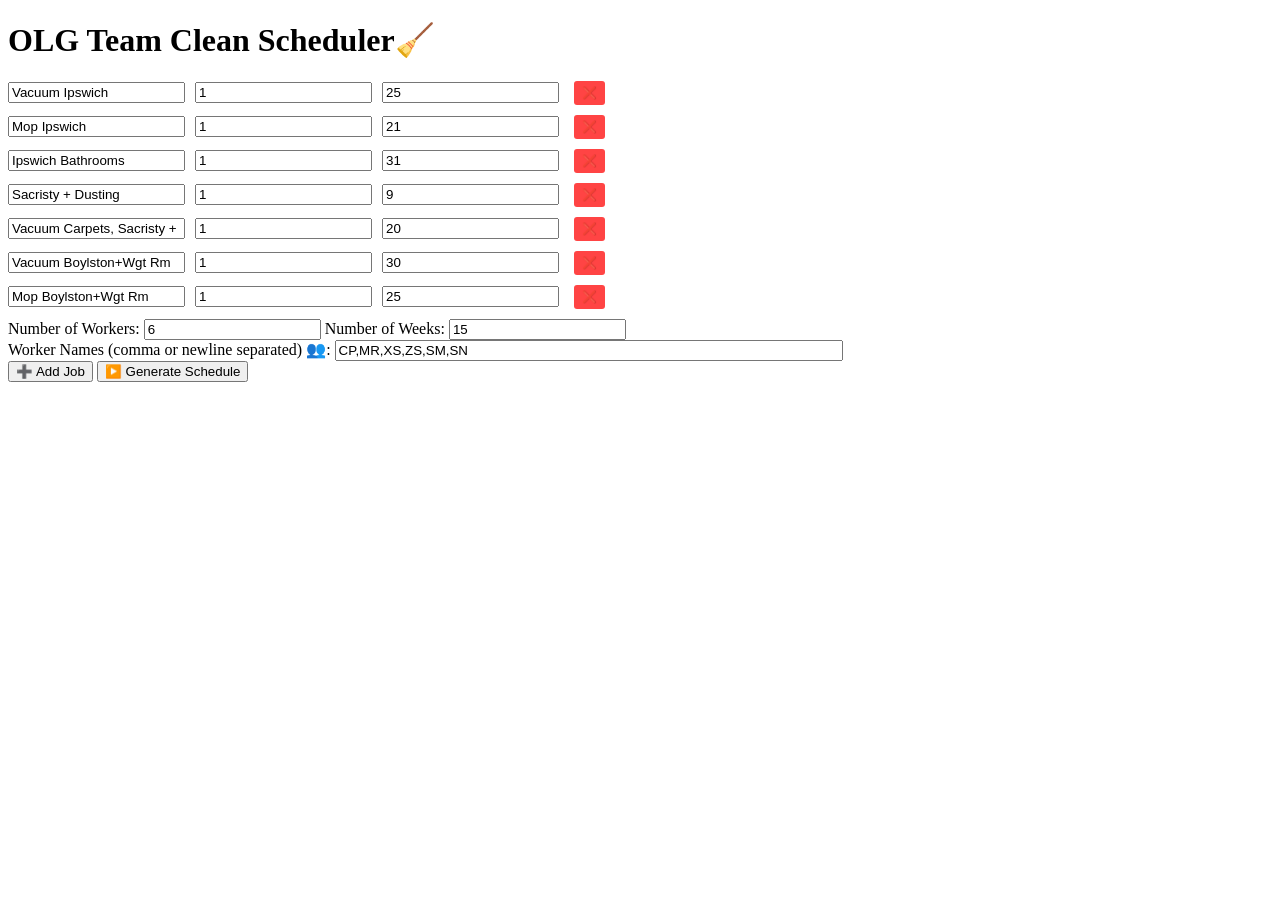
<file: teamclean.html>
<!DOCTYPE html>
<html lang="en">

  <head>
    <meta charset="UTF-8">
    <meta name="viewport" content="width=device-width, initial-scale=1.0">
    <title>Job Scheduler</title>
    <style>
table, td, th {
  border: 1px solid;
  border-collapse: collapse;
}
/* Simple bar chart styling */
.chart {
  width: 100%;
  max-width: 800px;
  margin-top: 10px;
}
.chart-row {
  display: flex;
  align-items: center;
  gap: 8px;
  margin: 6px 0;
}
.chart-label {
  width: 140px;
  white-space: nowrap;
  overflow: hidden;
  text-overflow: ellipsis;
}
.chart-bar {
  height: 22px;
  flex: 1;
  background: #f0f0f0;
  position: relative;
}
.chart-bar > div {
  height: 100%;
}
.chart-bar span {
  position: absolute;
  right: 6px;
  top: 50%;
  transform: translateY(-50%);
  font-size: 12px;
}
/* Remove button styling */
.remove-job {
  background: #ff4444;
  color: white;
  border: none;
  border-radius: 3px;
  padding: 5px 8px;
  cursor: pointer;
  font-size: 12px;
  margin-left: 5px;
}
.remove-job:hover {
  background: #cc0000;
}
.job-row {
  display: flex;
  align-items: center;
  gap: 10px;
  margin-bottom: 10px;
}
</style>
  </head>

  <body>
    <h1>OLG Team Clean Scheduler🧹</h1>
    <form id="jobForm">
      <div id="jobsContainer">
        <!-- Initial job row -->
        <div class="job-row">
          <input type="text" class="job-name" placeholder="Job Name" value="Vacuum Ipswich">
          <input type="number" class="job-frequency" placeholder="Frequency (per week)" value="1">
          <input type="number" class="job-mins" placeholder="Minutes" value="25">
          <button type="button" class="remove-job" title="Remove job">❌</button>
        </div>
        <div class="job-row">
          <input type="text" class="job-name" placeholder="Job Name" value="Mop Ipswich">
          <input type="number" class="job-frequency" placeholder="Frequency (per week)" value="1">
          <input type="number" class="job-mins" placeholder="Minutes" value="21">
          <button type="button" class="remove-job" title="Remove job">❌</button>
        </div>
        <div class="job-row">
          <input type="text" class="job-name" placeholder="Job Name" value="Ipswich Bathrooms">
          <input type="number" class="job-frequency" placeholder="Frequency (per week)" value="1">
          <input type="number" class="job-mins" placeholder="Minutes" value="31">
          <button type="button" class="remove-job" title="Remove job">❌</button>
        </div>
        <div class="job-row">
          <input type="text" class="job-name" placeholder="Job Name" value="Sacristy + Dusting">
          <input type="number" class="job-frequency" placeholder="Frequency (per week)" value="1">
          <input type="number" class="job-mins" placeholder="Minutes" value="9">
          <button type="button" class="remove-job" title="Remove job">❌</button>
        </div>
        <div class="job-row">
          <input type="text" class="job-name" placeholder="Job Name" value="Vacuum Carpets, Sacristy + Dusting">
          <input type="number" class="job-frequency" placeholder="Frequency (per week)" value="1">
          <input type="number" class="job-mins" placeholder="Minutes" value="20">
          <button type="button" class="remove-job" title="Remove job">❌</button>
        </div>
        <div class="job-row">
          <input type="text" class="job-name" placeholder="Job Name" value="Vacuum Boylston+Wgt Rm">
          <input type="number" class="job-frequency" placeholder="Frequency (per week)" value="1">
          <input type="number" class="job-mins" placeholder="Minutes" value="30">
          <button type="button" class="remove-job" title="Remove job">❌</button>
        </div>
        <div class="job-row">
          <input type="text" class="job-name" placeholder="Job Name" value="Mop Boylston+Wgt Rm">
          <input type="number" class="job-frequency" placeholder="Frequency (per week)" value="1">
          <input type="number" class="job-mins" placeholder="Minutes" value="25">
          <button type="button" class="remove-job" title="Remove job">❌</button>
        </div>
      </div>

      <label for="numWorkers">Number of Workers:</label>
      <input type="number" id="numWorkers" placeholder="Enter number of workers" value="6">

      <label for="numWeeks">Number of Weeks:</label>
      <input type="number" id="numWeeks" placeholder="Enter number of weeks" value="15">
<br>
      <label for="workerNames">Worker Names (comma or newline separated) 👥:</label>
      <input id="workerNames" value="CP,MR,XS,ZS,SM,SN" placeholder="e.g. Alice, Bob, Charlie" rows="3" style="width: 500px"></textarea>
<br>
      <button type="button" id="addJob">➕ Add Job</button>
      <button type="button" id="submitForm">▶️ Generate Schedule</button>
      <button type="button" id="shareSchedule" style="display: none;">🔗 Share Schedule</button>
    </form>

    <div id="output"></div>

    <script>
      document.addEventListener('DOMContentLoaded', function() {
        const jobsContainer = document.getElementById('jobsContainer');
        const addJobButton = document.getElementById('addJob');
        const submitButton = document.getElementById('submitForm');
        const shareButton = document.getElementById('shareSchedule');
        const outputDiv = document.getElementById('output');

        // Function to generate shareable URL
        function generateShareableURL(scheduleData) {
          const data = {
            jobs: scheduleData.jobs,
            numWorkers: scheduleData.numWorkers,
            numWeeks: scheduleData.numWeeks,
            workerNames: scheduleData.workerNames,
            assignments: scheduleData.assignments,
            zeroCount: scheduleData.zeroCount
          };
          
          const encodedData = btoa(JSON.stringify(data));
          const baseUrl = window.location.origin + window.location.pathname;
          return `${baseUrl}?schedule=${encodedData}`;
        }

        // Function to load schedule from URL
        function loadScheduleFromURL() {
          const urlParams = new URLSearchParams(window.location.search);
          const scheduleParam = urlParams.get('schedule');
          
          if (scheduleParam) {
            try {
              const data = JSON.parse(atob(scheduleParam));
              
              // Load job data
              jobsContainer.innerHTML = '';
              data.jobs.forEach(job => {
                const jobRow = document.createElement('div');
                jobRow.classList.add('job-row');
                jobRow.innerHTML = `
                  <input type="text" class="job-name" placeholder="Job Name" value="${job.name}">
                  <input type="number" class="job-frequency" placeholder="Frequency (per week)" value="${job.frequency}">
                  <input type="number" class="job-mins" placeholder="Minutes" value="${job.mins}">
                  <button type="button" class="remove-job" title="Remove job">❌</button>
                `;
                jobsContainer.appendChild(jobRow);
              });
              
              // Load other settings
              document.getElementById('numWorkers').value = data.numWorkers;
              document.getElementById('numWeeks').value = data.numWeeks;
              document.getElementById('workerNames').value = data.workerNames.join(',');
              
              // Display the schedule
              displaySchedule(data);
              
              return true;
            } catch (e) {
              console.error('Error loading schedule from URL:', e);
            }
          }
          return false;
        }

        // Function to display schedule (extracted from submit button logic)
        function displaySchedule(data) {
          const { jobs: jobData, numWorkers, numWeeks, workerNames, assignments: workerAssignments, zeroCount } = data;
          
          // Create a table and display data
          const table = document.createElement('table'); 
          table.innerHTML = `
                    <thead>
                        <tr>
                            <th>Week 📅</th>
                            ${jobData.map(job => `<th>${job.name} 🧽</th>`).join('')}
                        </tr>
                    </thead>
                    <tbody>
                        ${workerAssignments.map((assignments, index) => `
                            <tr>
                                <td>Week ${index + 1}</td>
                                ${assignments.map((assignment, jobIndex) => {
                                  const freq = jobData[jobIndex].frequency || 1;
                                  const isActive = (index % freq) === 0;
                                  return isActive
                                    ? `<td data-worker="${assignment}">${workerNames[assignment - 1]}</td>`
                                    : `<td></td>`;
                                }).join('')}
                            </tr>
                        `).join('')}
                    </tbody>
                `;
          table.id = "workerAssignments";
          
          outputDiv.innerHTML = `
                    <h2>Generated Schedule ✨</h2>
                    <p>Workers: ${numWorkers} 👷‍♀️👷‍♂️ | Weeks: ${numWeeks} 📆 | Distribution quotient: ${zeroCount} ⚖️</p>
                `;

          outputDiv.appendChild(table);

          // Apply colors
          const colors = ['white','#ffb3ba', '#bae1ff', '#ffffba', '#baffc9', '#D2C4F4','#ffd6a5','#caffbf','#9bf6ff','#a0c4ff','#bdb2ff','#ffc6ff','grey'];
          const tablee = document.getElementById('workerAssignments');

          for (let i = 0; i < tablee.rows.length; i++) {
              const row = tablee.rows[i];
              for (let j = 0; j < row.cells.length; j++) {
                  const cell = row.cells[j];
                  const attrVal = cell.getAttribute('data-worker');
                  const cellValue = attrVal ? parseInt(attrVal) : NaN;

                  if (!isNaN(cellValue) && cellValue >= 0 && cellValue < colors.length) {
                      cell.style.backgroundColor = colors[cellValue];
                  }
              }
          }

          // Calculate and display worker minutes
          const workerMinutesTable = document.createElement('table');
          const workerMinutesData = Array.from({ length: numWorkers }, () => 0);

          workerAssignments.forEach((assignments, weekIndex) => {
            assignments.forEach((worker, jobIndex) => {
              const mins = jobData[jobIndex].mins;
              const freq = jobData[jobIndex].frequency || 1;
              if ((weekIndex % freq) === 0) {
                workerMinutesData[worker - 1] += mins;
              }
            });
          });

          workerMinutesTable.innerHTML = `
        <thead>
            <tr>
                <th>Worker 👤</th>
                <th>Total Minutes Worked 🕒</th>
            </tr>
        </thead>
        <tbody>
            ${workerMinutesData.map((minutes, index) => `
                <tr>
                    <td>${workerNames[index]}</td>
                    <td>${minutes}</td>
                </tr>
            `).join('')}
        </tbody>
    `;

          outputDiv.appendChild(document.createElement('hr')); 
          outputDiv.appendChild(workerMinutesTable);

          // Compute standard deviation
          const meanMinutes = workerMinutesData.reduce((a,b) => a + b, 0) / workerMinutesData.length;
          const variance = workerMinutesData.reduce((a,b) => a + Math.pow(b - meanMinutes, 2), 0) / workerMinutesData.length;
          const stdDeviation = Math.sqrt(variance);

          const statsP = document.createElement('p');
          statsP.textContent = `Std deviation of minutes: ${stdDeviation.toFixed(2)} 🧮`;
          outputDiv.appendChild(statsP);

          // Bar chart
          const maxMinutes = Math.max(1, ...workerMinutesData);
          const chart = document.createElement('div');
          chart.className = 'chart';
          chart.innerHTML = `
            ${workerMinutesData.map((minutes, idx) => {
              const pct = Math.round((minutes / maxMinutes) * 100);
              const colorIdx = (idx + 1);
              return `
                <div class="chart-row">
                  <div class="chart-label">${workerNames[idx]}</div>
                  <div class="chart-bar">
                    <div style="width:${pct}%; background-color:${colors[colorIdx]}"></div>
                    <span>${minutes} min</span>
                  </div>
                </div>
              `;
            }).join('')}
          `;
          outputDiv.appendChild(chart);

          // Worker-job assignments table
          const workerJobCounts = Array.from({ length: numWorkers }, () => Array(jobData.length).fill(0));

          workerAssignments.forEach((assignments, weekIndex) => {
            assignments.forEach((worker, jobIndex) => {
              const freq = jobData[jobIndex].frequency || 1;
              if ((weekIndex % freq) === 0) {
                workerJobCounts[worker - 1][jobIndex]++;
              }
            });
          });

          const workerJobTable = document.createElement('table'); 
          workerJobTable.innerHTML = `
    <thead>
        <tr>
            <th>👥</th>
            ${jobData.map(job => `<th>${job.name}</th>`).join('')}
        </tr>
    </thead>
    <tbody>
        ${workerJobCounts.map((workerCounts, workerIndex) => `
            <tr>
                <th>${workerNames[workerIndex]}</th>
                ${workerCounts.map(count => `<td>${count}</td>`).join('')}
            </tr>
        `).join('')}
    </tbody>
`;

          outputDiv.appendChild(document.createElement('hr')); 
          outputDiv.appendChild(workerJobTable);
          
          // Show share button
          shareButton.style.display = 'inline-block';
        }

        addJobButton.addEventListener('click', function() {
          // Create a new job row
          const newJobRow = document.createElement('div');
          newJobRow.classList.add('job-row');
          newJobRow.innerHTML = `
                    <input type="text" class="job-name" placeholder="Job Name">
                    <input type="number" class="job-frequency" placeholder="Frequency (per week)">
                    <input type="number" class="job-mins" placeholder="Minutes">
                    <button type="button" class="remove-job" title="Remove job">❌</button>
                `;

          jobsContainer.appendChild(newJobRow);
        });

        // Add event listener for remove buttons (using event delegation)
        jobsContainer.addEventListener('click', function(e) {
          if (e.target.classList.contains('remove-job')) {
            e.target.closest('.job-row').remove();
          }
        });

        // Add event listener for share button
        shareButton.addEventListener('click', function() {
          const url = generateShareableURL(window.currentScheduleData);
          navigator.clipboard.writeText(url).then(() => {
            alert('Schedule URL copied to clipboard! Share this link to let others view your schedule.');
          }).catch(() => {
            // Fallback for browsers that don't support clipboard API
            const textArea = document.createElement('textarea');
            textArea.value = url;
            document.body.appendChild(textArea);
            textArea.select();
            document.execCommand('copy');
            document.body.removeChild(textArea);
            alert('Schedule URL copied to clipboard! Share this link to let others view your schedule.');
          });
        });

        // Try to load schedule from URL on page load
        if (!loadScheduleFromURL()) {
          // If no schedule loaded from URL, hide share button initially
          shareButton.style.display = 'none';
        }

        submitButton.addEventListener('click', function() {
            // Get the number of workers and weeks
            const numWorkers = document.getElementById('numWorkers').value;
            const numWeeks = document.getElementById('numWeeks').value;
            const rawNames = (document.getElementById('workerNames').value || '').split(/[\,\n]+/).map(s => s.trim()).filter(Boolean);
            const workerNames = Array.from({ length: numWorkers }, (_, i) => rawNames[i] || `Worker ${i + 1}`);

            // Get all job rows
            const jobRows = document.querySelectorAll('.job-row');

            // Prepare data
            const jobData = [];
            jobRows.forEach(row => {
              const name = row.querySelector('.job-name').value;
              const frequencyRaw = row.querySelector('.job-frequency').value;
              const frequency = Math.max(1, parseInt(frequencyRaw || '1'));
              const mins = parseInt(row.querySelector('.job-mins').value);
              jobData.push({
                name,
                frequency,
                mins
              });
            });

            // Randomly assign workers to jobs
            let lowestZeroesAssignments = [];
            let zeroCount = Number.MAX_SAFE_INTEGER;
            const totalMinutes = jobData.reduce((acc, job) => acc + parseInt(job.mins), 0);
            const targetMinutesPerWorkerPerWeek = totalMinutes / (numWorkers * numWeeks);
            const workerMinutes = Array.from({ length: numWorkers }, () => 0);
            const NUM_ROUNDS = 1000;
            
            for (let rounds = NUM_ROUNDS; rounds > 0; rounds--) {
              const shuffleArray = (array) => {
                for (let i = array.length - 1; i > 0; i--) {
                  const j = Math.floor(Math.random() * (i + 1));
                  [array[i], array[j]] = [array[j], array[i]];
                }
              };

              const availableWorkers = Array.from({ length: numWorkers }, (_, i) => i + 1);
              shuffleArray(availableWorkers);
              const workerAssignments = [];

              for (let week = 1; week <= numWeeks; week++) {
                const assignments = [];
                jobData.forEach((job, index) => {
                  shuffleArray(availableWorkers);
                  let assignedWorker;
                  let minDifference = Number.MAX_SAFE_INTEGER;

                  availableWorkers.forEach(worker => {
                    const workerTotalMinutes = workerMinutes[worker - 1] + job.mins;
                    const difference = Math.abs(workerTotalMinutes - targetMinutesPerWorkerPerWeek);

                    if (difference < minDifference) {
                      assignedWorker = worker;
                      minDifference = difference;
                    }
                  });

                  assignments.push(assignedWorker);
                  workerMinutes[assignedWorker - 1] += job.mins;
                });

                workerAssignments.push(assignments);

                if (availableWorkers.length === 0) {
                  availableWorkers.push(...Array.from({ length: numWorkers }, (_, i) => i + 1));
                  shuffleArray(availableWorkers);
                }
              }

              const workerJobCounts1 = Array.from({ length: numWorkers }, () => Array(jobData.length).fill(0));
              let zeroes = 0;
              workerAssignments.forEach((assignments) => {
                assignments.forEach((worker, jobIndex) => {
                  workerJobCounts1[worker - 1][jobIndex]++;
                });
              });
              workerJobCounts1.forEach((worker) => {
                  zeroes += Math.max(...worker) - Math.min(...worker);
              });
              
              if (zeroes < zeroCount) {
                zeroCount = zeroes;
                lowestZeroesAssignments = workerAssignments;
                if (zeroCount == 0){
                  rounds = 0;
                }
              }
            }
            
            const workerAssignments = lowestZeroesAssignments;

            // Store schedule data for sharing
            window.currentScheduleData = {
              jobs: jobData,
              numWorkers: parseInt(numWorkers),
              numWeeks: parseInt(numWeeks),
              workerNames: workerNames,
              assignments: workerAssignments,
              zeroCount: zeroCount
            };

            // Display the schedule using the shared function
            displaySchedule(window.currentScheduleData);
        });
      });

    </script>
   </body>

</html>
</file>
<file: genius-styles.css>
* {
    margin: 0;
    padding: 0;
    box-sizing: border-box;
    font-family: -apple-system, BlinkMacSystemFont, 'Segoe UI', Roboto, Oxygen, Ubuntu, Cantarell, 'Open Sans', 'Helvetica Neue', sans-serif;
}

body {
    background-color: #f5f7fa;
    color: #2d3748;
    line-height: 1.6;
}

.container {
    max-width: 800px;
    margin: 2rem auto;
    padding: 2rem;
    background-color: white;
    border-radius: 12px;
    box-shadow: 0 4px 6px rgba(0, 0, 0, 0.1);
}

.screen {
    text-align: center;
}

.hidden {
    display: none;
}

h1 {
    color: #2d3748;
    margin-bottom: 1.5rem;
    font-size: 2.5rem;
}

h2 {
    color: #4a5568;
    margin-bottom: 1rem;
    font-size: 1.8rem;
}

h3 {
    color: #4a5568;
    margin-bottom: 0.5rem;
    font-size: 1.4rem;
}

p {
    margin-bottom: 1.5rem;
    color: #4a5568;
}

input[type="text"] {
    width: 100%;
    max-width: 300px;
    padding: 0.75rem;
    margin-bottom: 1.5rem;
    border: 2px solid #e2e8f0;
    border-radius: 6px;
    font-size: 1rem;
    transition: border-color 0.3s ease;
}

input[type="text"]:focus {
    outline: none;
    border-color: #4299e1;
}

button {
    background-color: #4299e1;
    color: white;
    border: none;
    padding: 0.75rem 1.5rem;
    border-radius: 6px;
    font-size: 1rem;
    cursor: pointer;
    transition: background-color 0.3s ease;
}

button:hover {
    background-color: #3182ce;
}

.progress-bar {
    width: 100%;
    height: 8px;
    background-color: #e2e8f0;
    border-radius: 4px;
    margin-bottom: 2rem;
    overflow: hidden;
}

#progress {
    height: 100%;
    background-color: #4299e1;
    width: 0;
    transition: width 0.3s ease;
}

#questions-container {
    margin-bottom: 2rem;
}

.questions-table {
    width: 100%;
    border-collapse: collapse;
    margin-bottom: 1rem;
}

.questions-table tr {
    border-bottom: 1px solid #e2e8f0;
}

.questions-table tr:last-child {
    border-bottom: none;
}

.question-cell {
    padding: 0.75rem;
    background-color: #f7fafc;
    font-size: 0.95rem;
    line-height: 1.4;
}

.question-cell strong {
    color: #2d3748;
    margin-right: 0.5rem;
}

.response-cell {
    padding: 0.5rem;
    width: 33.33%;
}

.response-cell button {
    width: 100%;
    padding: 0.5rem;
    font-size: 0.9rem;
    background-color: white;
    color: #2d3748;
    border: 1px solid #e2e8f0;
    height: 100%;
    min-height: 40px;
    display: flex;
    align-items: center;
    justify-content: center;
    text-align: center;
    white-space: normal;
}

.response-cell button:hover {
    background-color: #edf2f7;
    border-color: #4299e1;
}

.response-cell button.selected {
    background-color: #ebf8ff;
    border-color: #4299e1;
    color: #2b6cb0;
}

.navigation-buttons {
    display: flex;
    justify-content: space-between;
    gap: 1rem;
    margin-top: 2rem;
}

.navigation-buttons button {
    flex: 1;
    max-width: 200px;
}

#debug-panel {
    margin-top: 2rem;
    padding: 1rem;
    background-color: #f7fafc;
    border-radius: 8px;
    border: 2px solid #e2e8f0;
    text-align: left;
}

#debug-scores {
    font-family: monospace;
    line-height: 1.8;
    margin-bottom: 1rem;
}

.debug-button {
    background-color: #805ad5;
    color: white;
    padding: 0.5rem 1rem;
    border-radius: 4px;
    font-size: 0.9rem;
    border: none;
    cursor: pointer;
    transition: background-color 0.3s ease;
}

.debug-button:hover {
    background-color: #6b46c1;
}

#results-container {
    max-width: 800px;
    margin: 0 auto;
    padding: 20px;
}

.genius-section {
    margin-bottom: 40px;
    padding: 20px;
    border-radius: 8px;
    background: #fff;
    box-shadow: 0 2px 4px rgba(0,0,0,0.1);
}

.pairing-title {
    font-size: 2.5em;
    color: #2c3e50;
    margin-bottom: 15px;
    text-align: center;
    display: flex;
    align-items: center;
    justify-content: center;
    gap: 15px;
}

.pairing-title i {
    font-size: 1.2em;
    color: #3498db;
}

.pairing-desc {
    font-size: 1.2em;
    color: #34495e;
    margin-bottom: 20px;
    text-align: center;
    line-height: 1.6;
    max-width: 800px;
    margin-left: auto;
    margin-right: auto;
}

.categories {
    margin: 20px 0;
    text-align: center;
}

.categories h4 {
    font-size: 1.4em;
    color: #2c3e50;
    margin-bottom: 10px;
}

.section-desc {
    font-size: 1em;
    color: #4a5568;
    margin-bottom: 15px;
    line-height: 1.5;
    font-style: italic;
}

.categories p {
    font-size: 1.2em;
    color: #34495e;
}

.gear-container {
    display: flex;
    justify-content: center;
    gap: 40px;
    margin: 30px 0;
}

.gear {
    display: flex;
    flex-direction: column;
    align-items: center;
    gap: 10px;
    position: relative;
}

.gear i {
    font-size: 3em;
    font-weight: 900;
    position: relative;
    z-index: 1;
}

.gear span {
    font-size: 1.2em;
    font-weight: bold;
    position: relative;
    z-index: 2;
    width: 30px;
    height: 30px;
    border-radius: 50%;
    display: flex;
    align-items: center;
    justify-content: center;
    color: white;
}

.gear.genius i {
    color: #48bb78;
}

.gear.genius span {
    background: #48bb78;
}

.gear.competency i {
    color: #ecc94b;
}

.gear.competency span {
    background: #ecc94b;
}

.gear.frustration i {
    color: #f56565;
}

.gear.frustration span {
    background: #f56565;
}

#results-screen button {
    display: block;
    margin: 30px auto;
    padding: 12px 30px;
    font-size: 1.1em;
    background-color: #3498db;
    color: white;
    border: none;
    border-radius: 4px;
    cursor: pointer;
    transition: background-color 0.3s;
}

#results-screen button:hover {
    background-color: #2980b9;
}

@media (max-width: 768px) {
    .pairing-title {
        font-size: 2em;
    }

    .pairing-desc {
        font-size: 1.1em;
    }

    .gear-container {
        gap: 20px;
    }

    .gear i {
        font-size: 2.5em;
    }
}

@media (max-width: 640px) {
    .container {
        margin: 0.5rem;
        padding: 0.75rem;
    }

    h1 {
        font-size: 2rem;
    }

    h2 {
        font-size: 1.5rem;
    }

    .question-cell {
        padding: 0.5rem;
        font-size: 0.9rem;
    }

    .response-cell {
        padding: 0.25rem;
    }

    .response-cell button {
        padding: 0.4rem;
        font-size: 0.85rem;
        min-height: 36px;
    }

    .navigation-buttons {
        flex-direction: column;
    }

    .navigation-buttons button {
        max-width: none;
    }
}

.calculating-animation {
    display: flex;
    flex-direction: column;
    align-items: center;
    gap: 1rem;
}

.calculating-animation i {
    font-size: 3rem;
    color: #4299e1;
}

.gear-container {
    display: flex;
    justify-content: center;
    gap: 2rem;
    margin-top: 1rem;
}

.gear {
    position: relative;
    width: 60px;
    height: 60px;
    display: flex;
    align-items: center;
    justify-content: center;
}

.gear i {
    font-size: 2.5rem;
    position: absolute;
}

.gear span {
    position: absolute;
    font-size: 1.2rem;
    font-weight: bold;
    color: white;
}

.gear.genius i {
    color: #48bb78;
}

.gear.competency i {
    color: #ecc94b;
}

.gear.frustration i {
    color: #f56565;
}

.genius-types-section {
    margin-top: 40px;
    padding: 20px;
    background: #f8fafc;
    border-radius: 8px;
}

.genius-types-section h3 {
    text-align: center;
    color: #2c3e50;
    margin-bottom: 30px;
    font-size: 1.8em;
}

.genius-types-grid {
    display: grid;
    grid-template-columns: repeat(auto-fit, minmax(300px, 1fr));
    gap: 20px;
    max-width: 1200px;
    margin: 0 auto;
}

.genius-type {
    background: white;
    padding: 20px;
    border-radius: 8px;
    box-shadow: 0 2px 4px rgba(0,0,0,0.1);
}

.genius-type h4 {
    color: #2c3e50;
    margin-bottom: 10px;
    font-size: 1.2em;
}

.genius-type p {
    color: #4a5568;
    line-height: 1.6;
    font-size: 1em;
}

@media (max-width: 768px) {
    .genius-types-grid {
        grid-template-columns: 1fr;
    }
    
    .genius-type {
        padding: 15px;
    }
}
</file>
